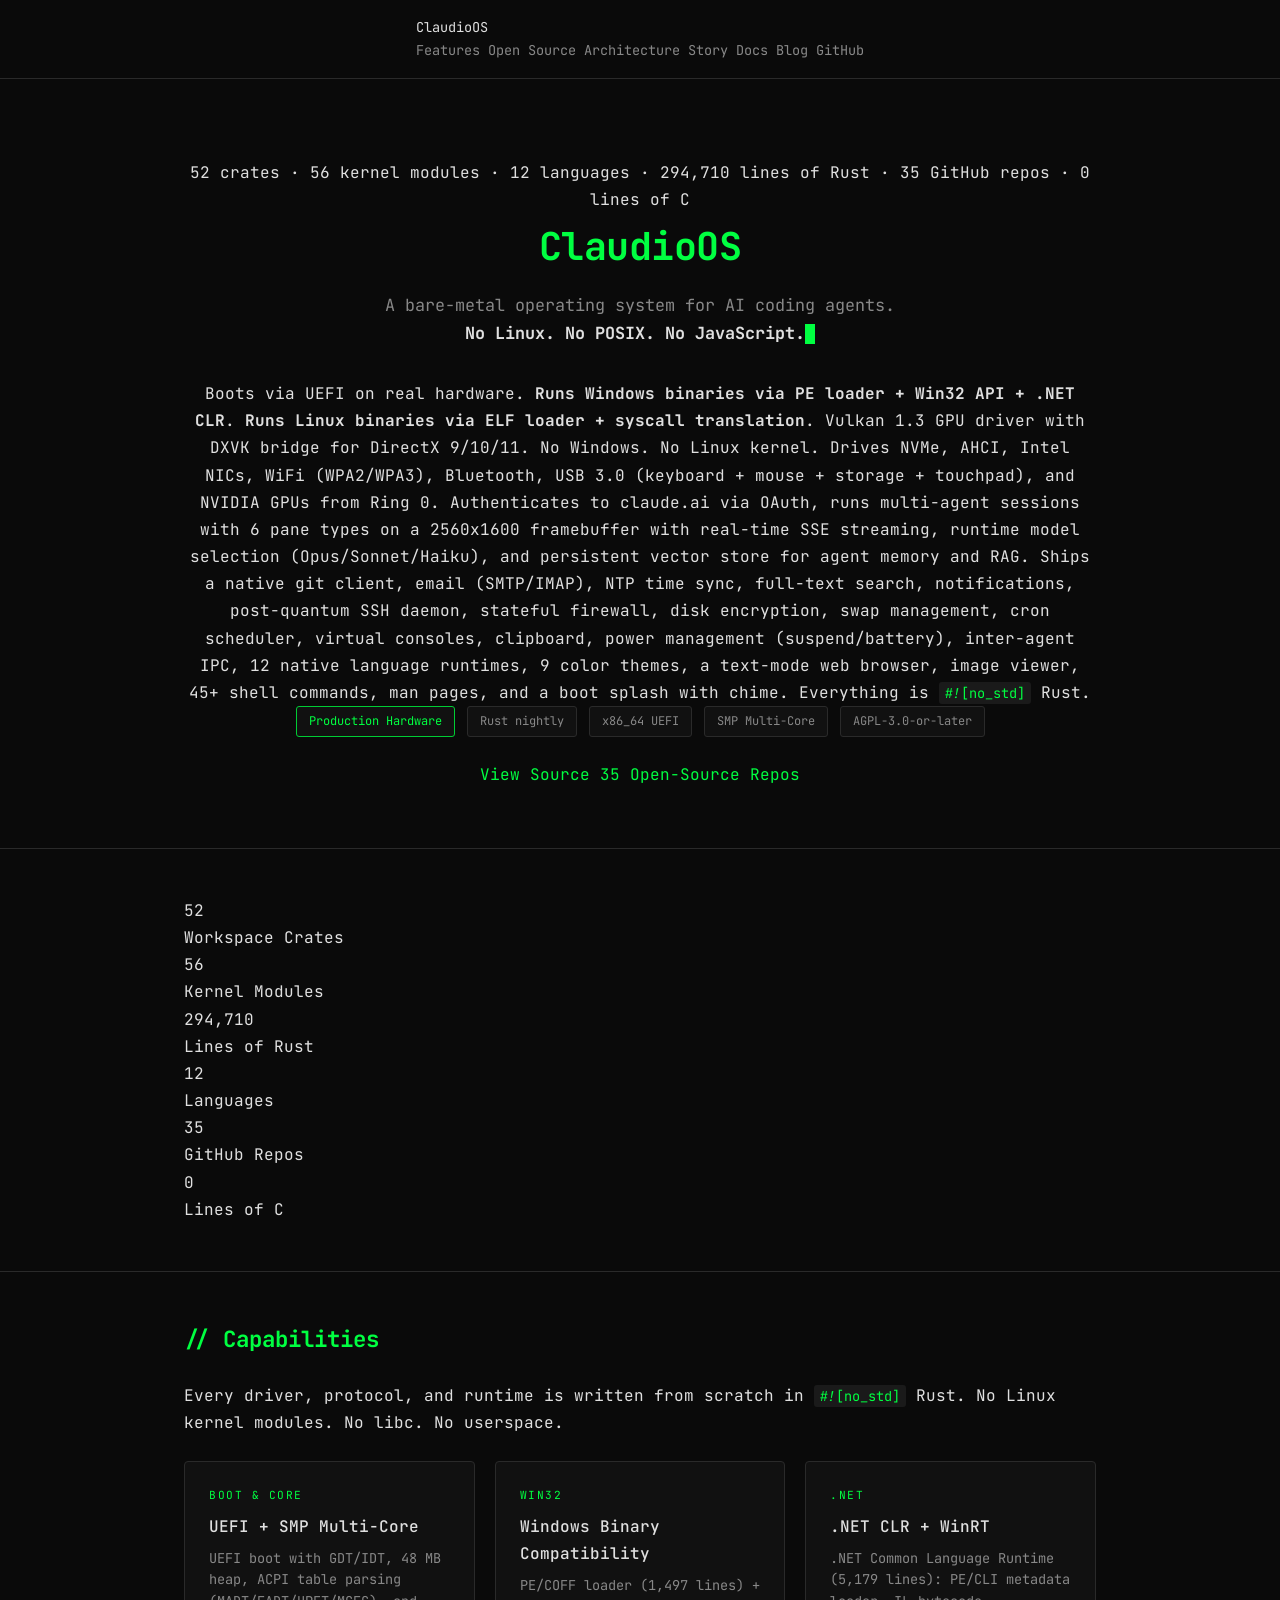
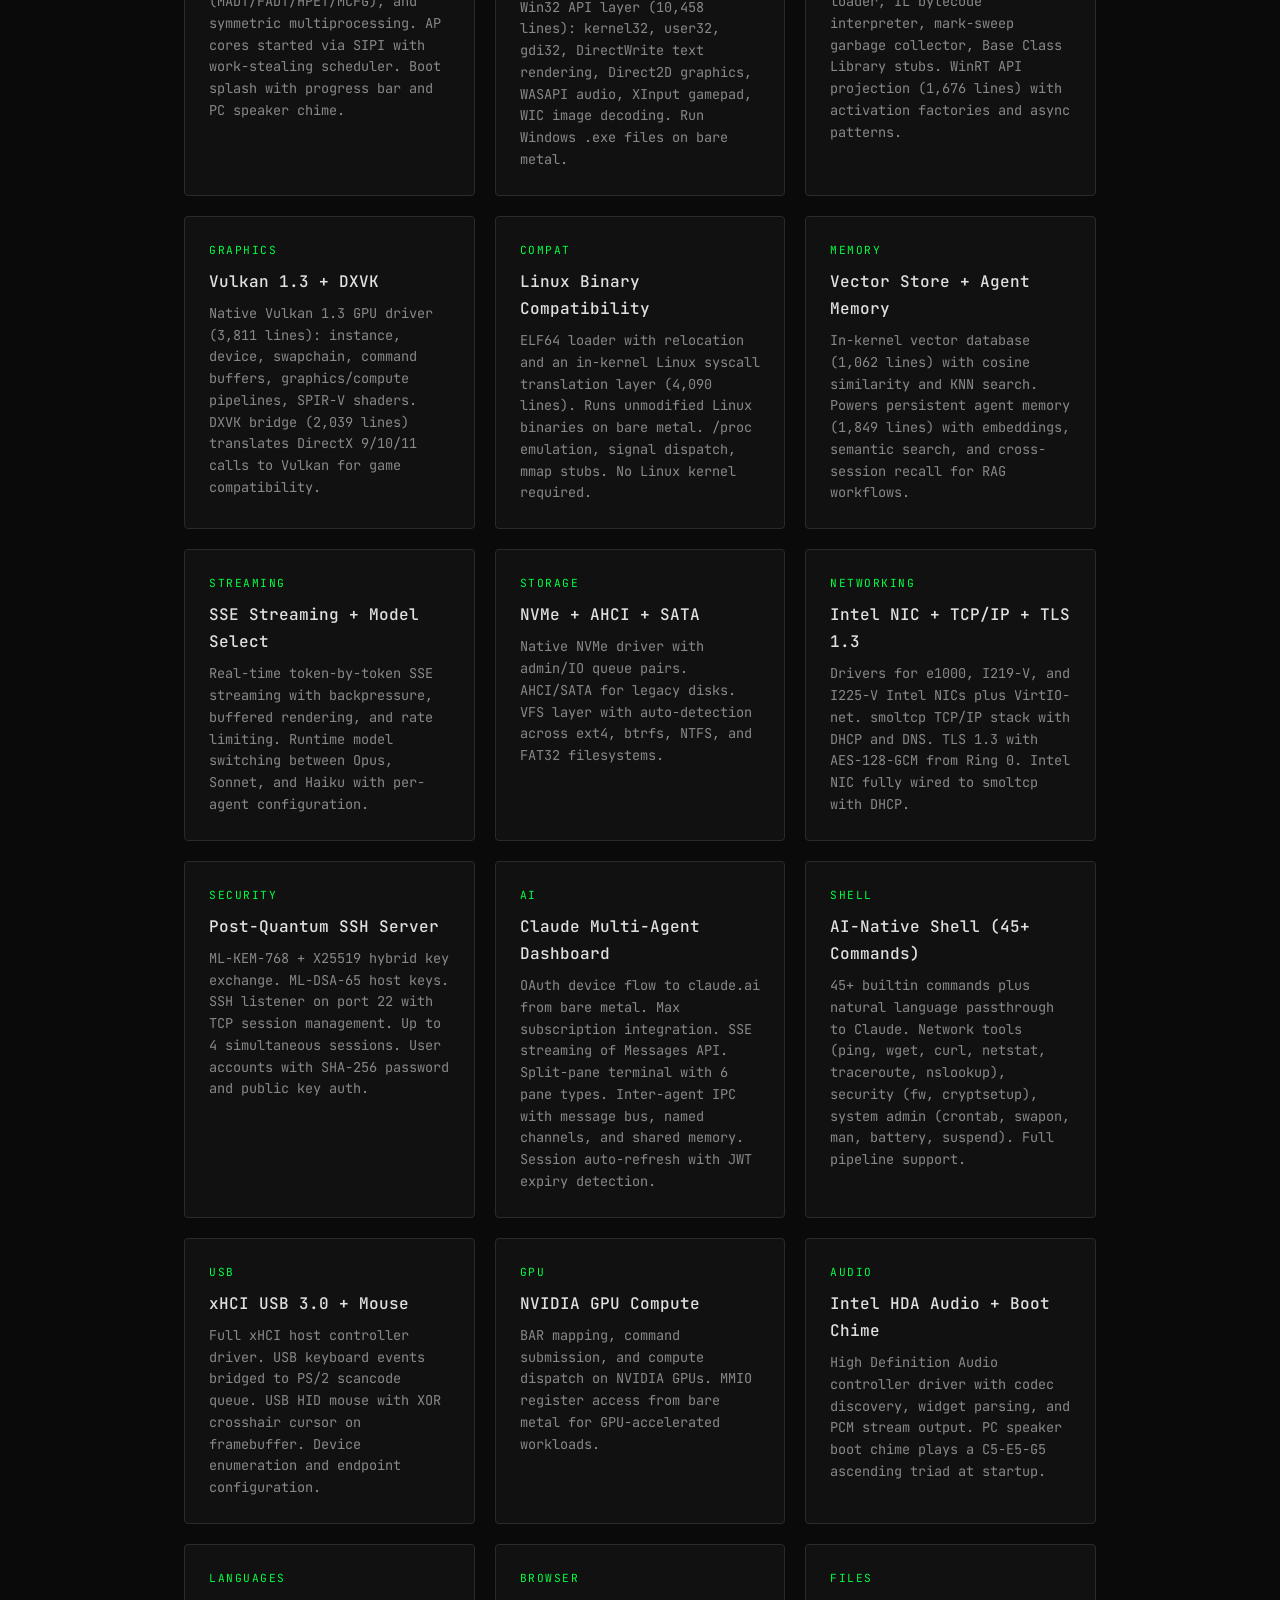
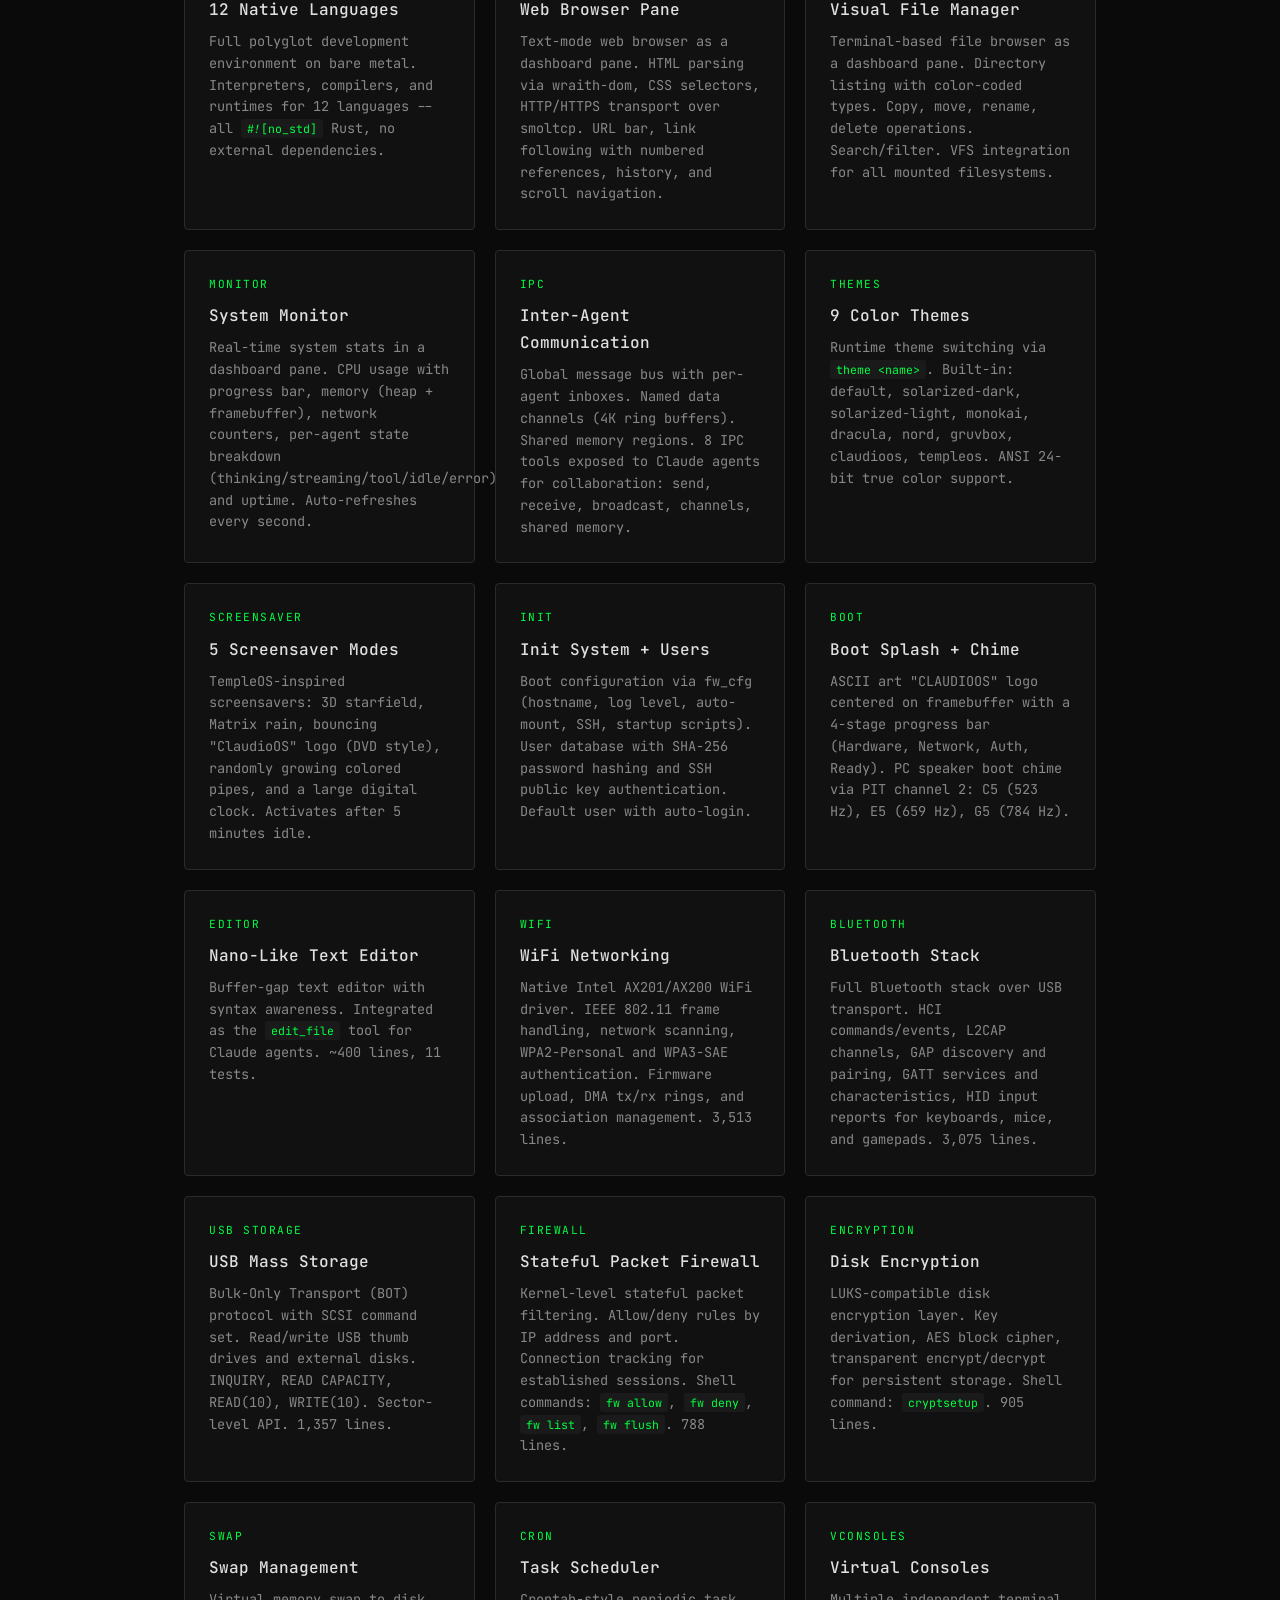
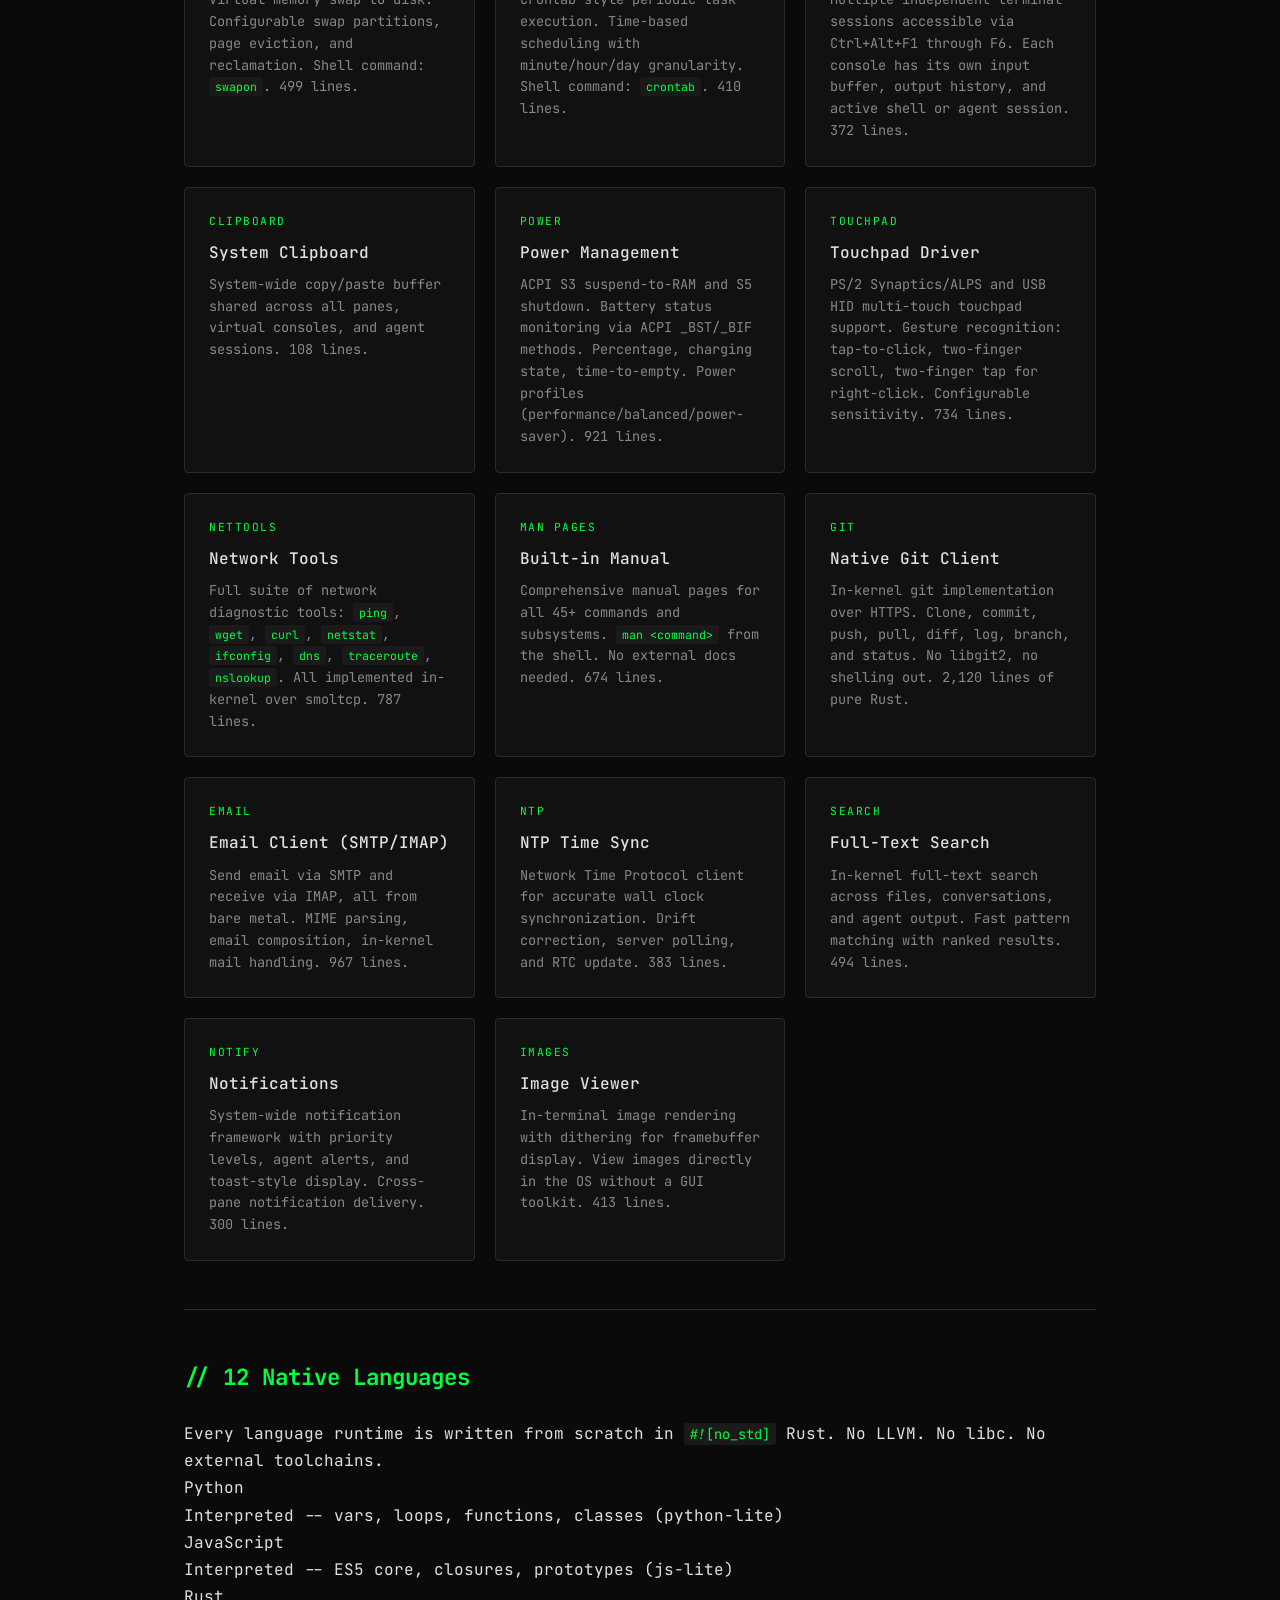
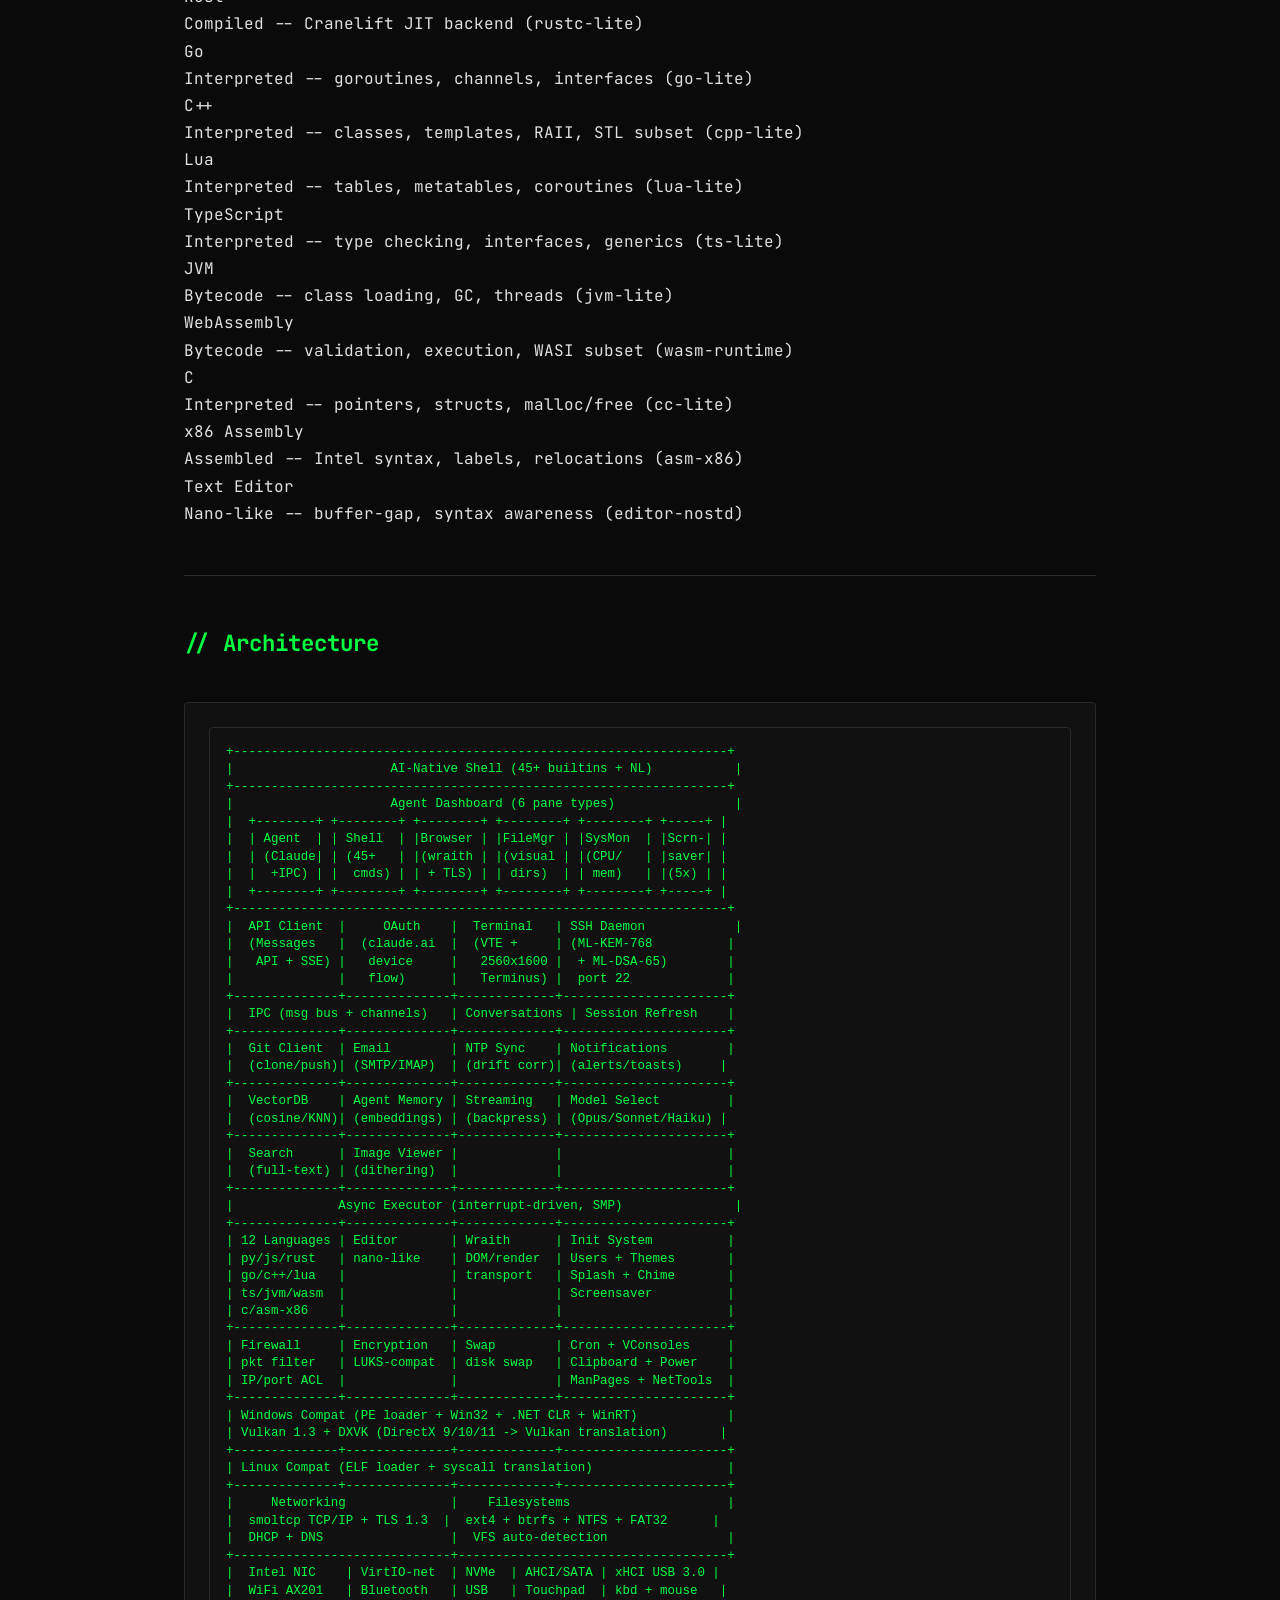
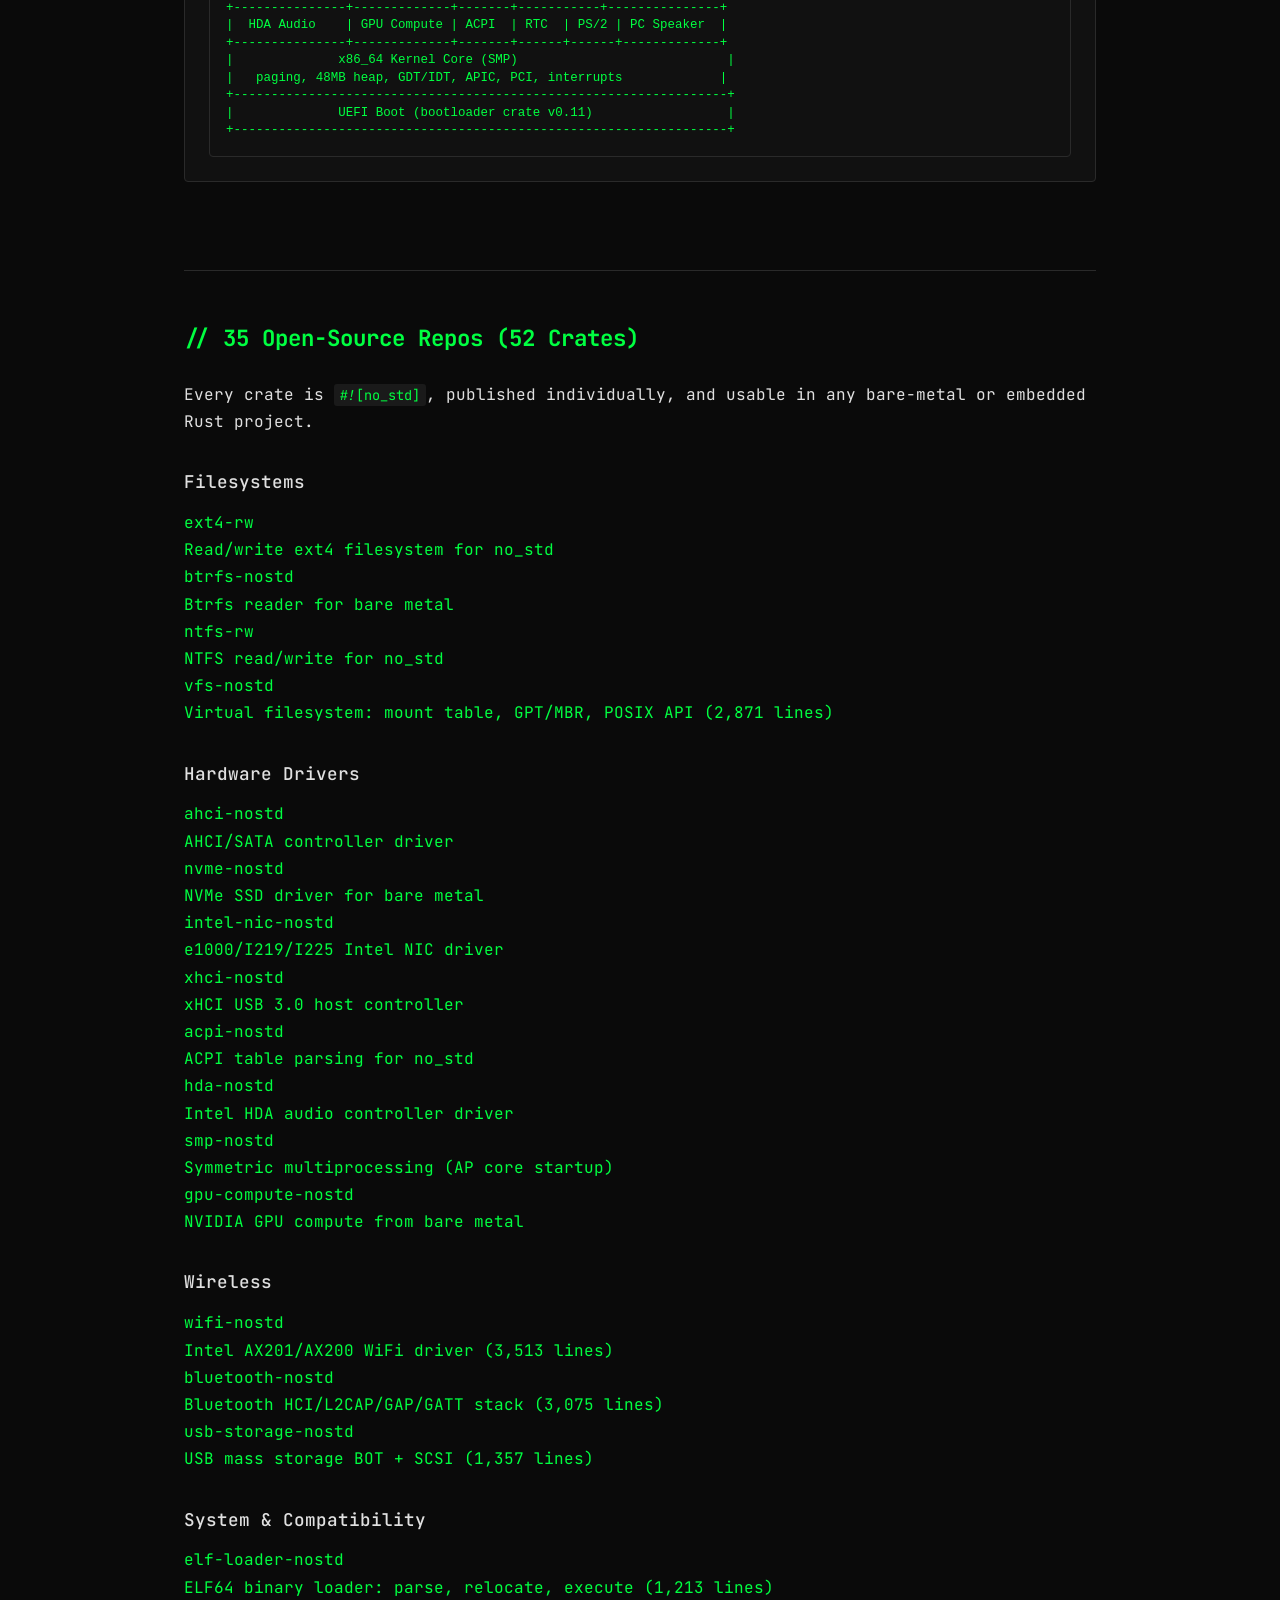
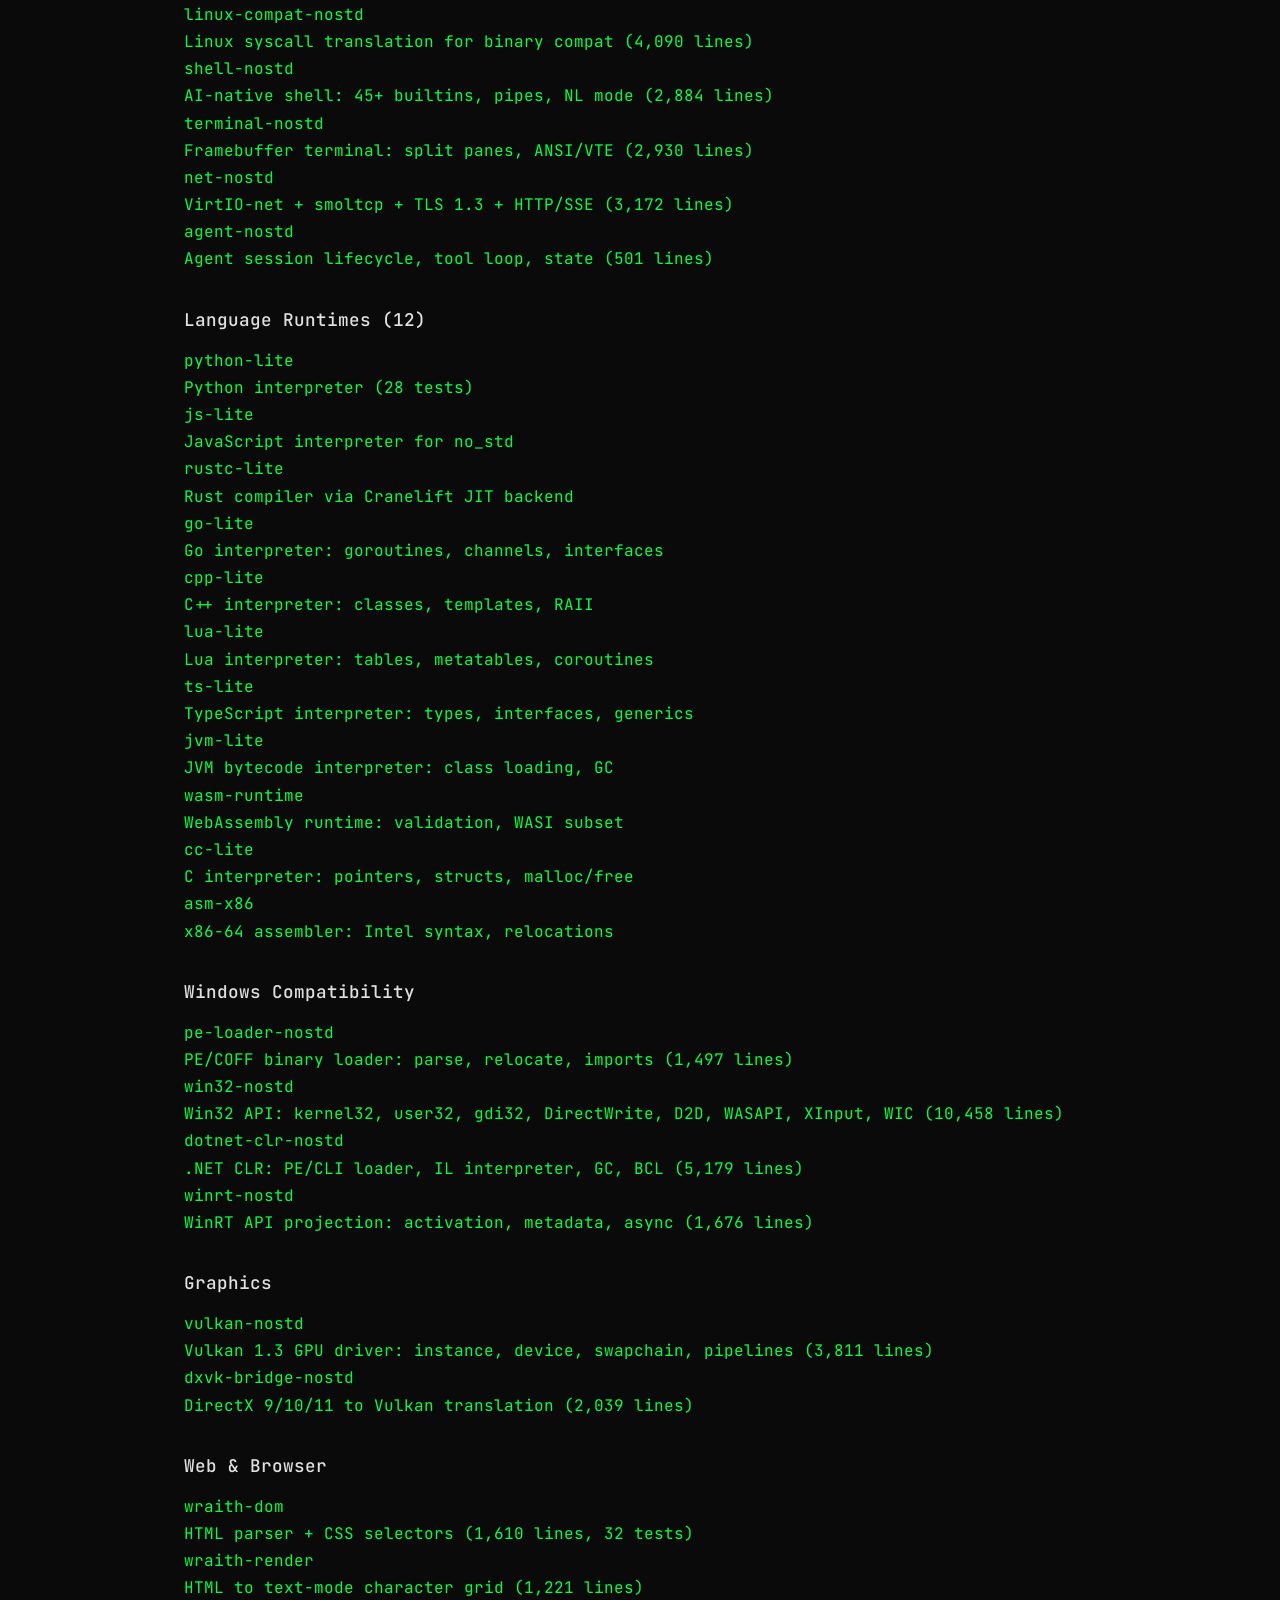
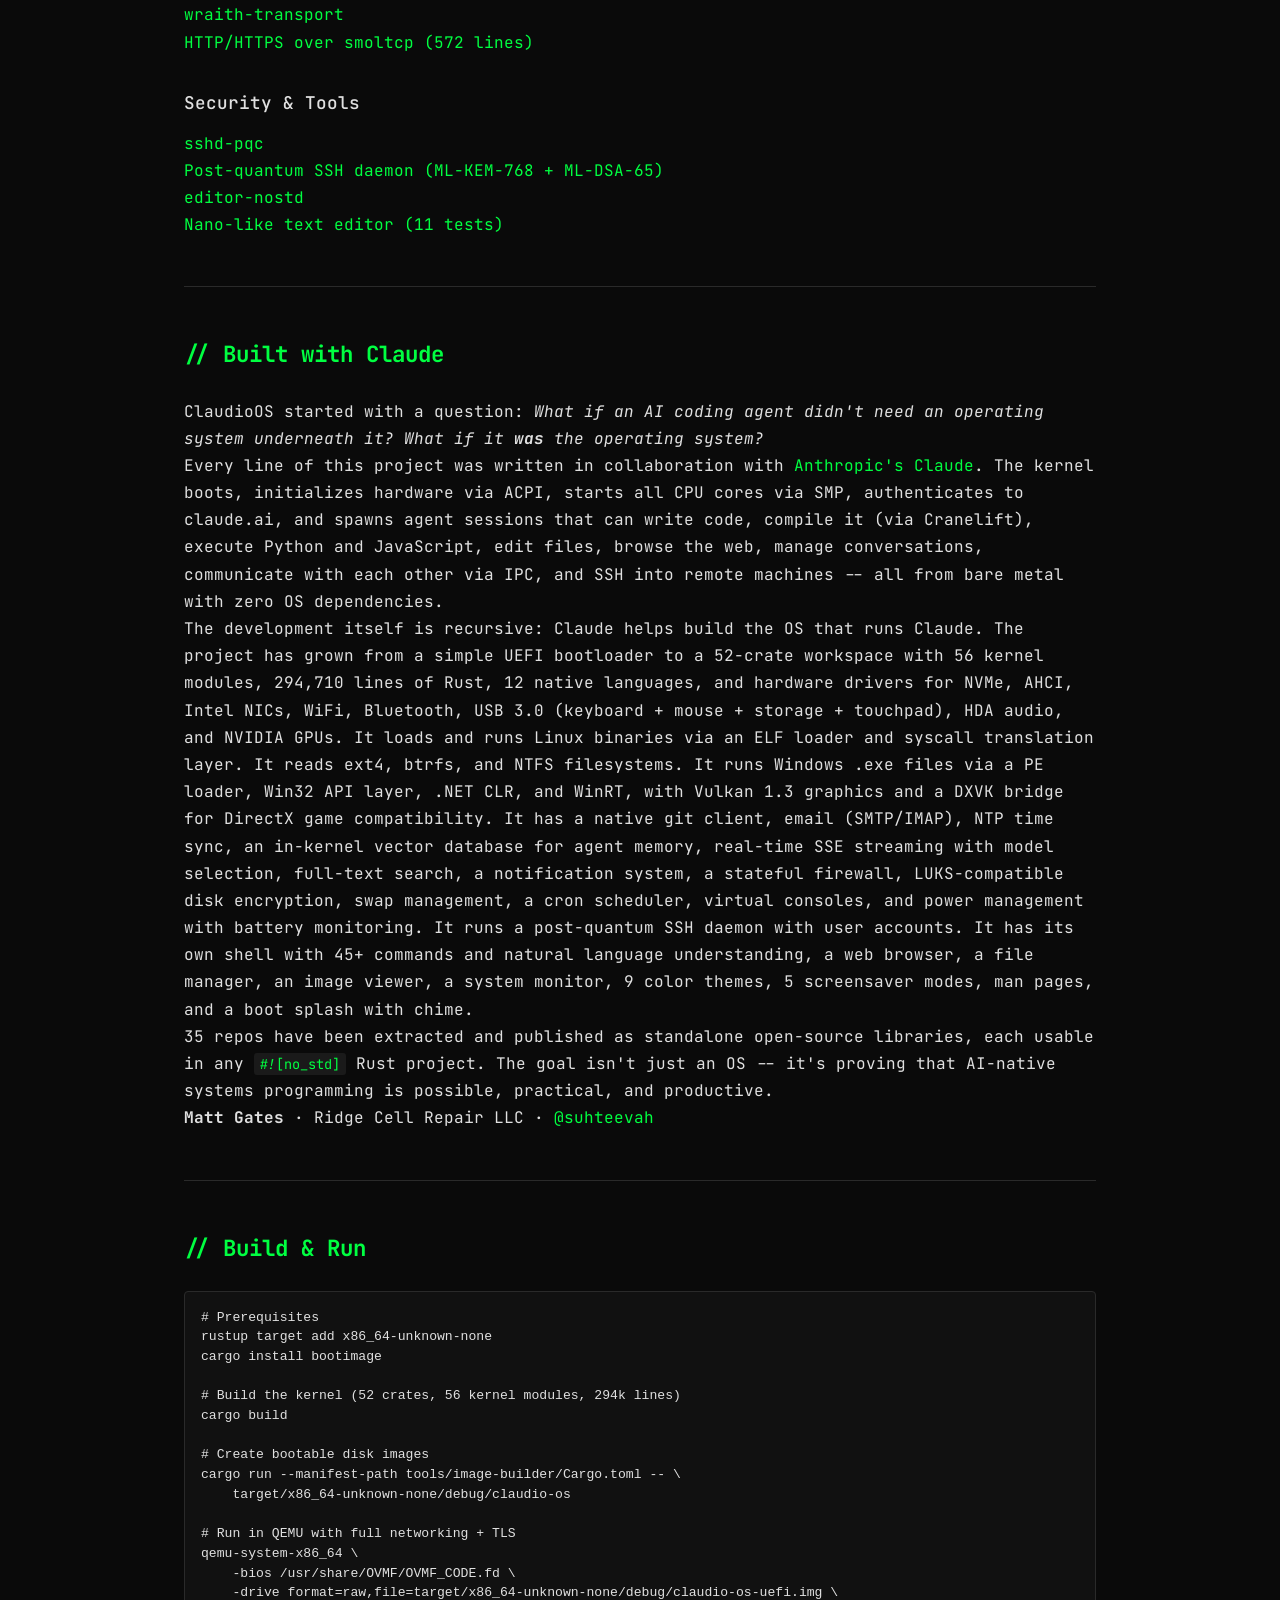
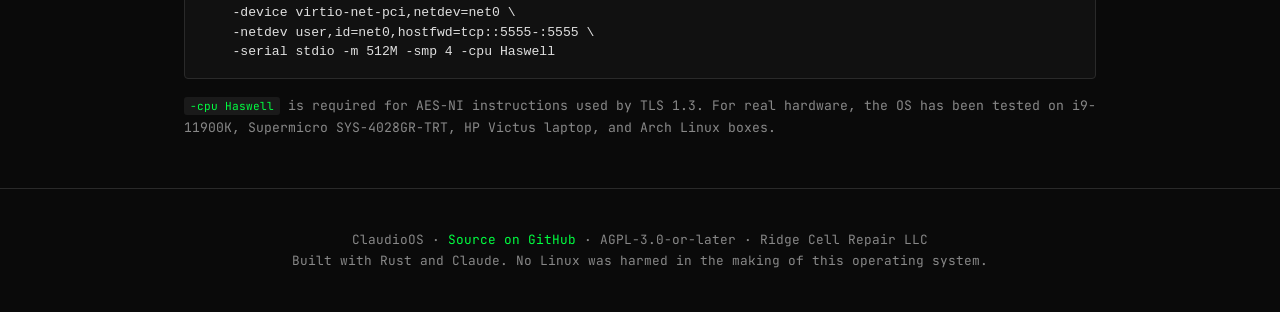
<file: site/index.html>
<!DOCTYPE html>
<html lang="en">
<head>
  <meta charset="UTF-8">
  <meta name="viewport" content="width=device-width, initial-scale=1.0">
  <title>ClaudioOS — Bare Metal AI Agent OS</title>
  <meta name="description" content="A bare-metal Rust operating system with 52 crates, 56 kernel modules, 563 source files, and 294,710 lines of Rust: UEFI boot, SMP multi-core, 12 native languages, Windows binary compatibility (PE loader + Win32 + .NET CLR + WinRT), Vulkan 1.3 + DXVK DirectX translation, Linux binary compatibility (ELF loader + syscall translation), NVMe/AHCI storage, WiFi, Bluetooth, USB storage, TLS 1.3, post-quantum SSH, firewall, disk encryption, vector store, git client, email, NTP, streaming, model selection, multi-agent Claude dashboard with 6 pane types, IPC, and 35 published GitHub repos. No Windows. No Linux kernel. Just Rust and Claude.">
  <meta property="og:title" content="ClaudioOS — Bare Metal AI Agent OS">
  <meta property="og:description" content="52-crate bare-metal Rust OS with 56 kernel modules, 294,710 lines, and 12 native languages for running AI coding agents. Windows binary compat (PE + Win32 + .NET CLR), Vulkan 1.3 + DXVK, Linux binary compat, vector store, git, email, WiFi, Bluetooth, firewall, encryption, post-quantum SSH, NVMe, ext4, btrfs, GPU compute, 6 pane types, IPC, streaming, model select. 35 GitHub repos published.">
  <meta property="og:type" content="website">
  <meta property="og:url" content="https://claudioos.vercel.app">
  <link rel="stylesheet" href="style.css">
</head>
<body>

<nav>
  <div class="nav-inner">
    <span class="nav-logo">ClaudioOS</span>
    <div class="nav-links">
      <a href="#features">Features</a>
      <a href="#crates">Open Source</a>
      <a href="#architecture">Architecture</a>
      <a href="#story">Story</a>
      <a href="docs.html">Docs</a>
      <a href="blog/">Blog</a>
      <a href="https://github.com/suhteevah/claudio-os" class="nav-github">GitHub</a>
    </div>
  </div>
</nav>

<!-- ======== HERO ======== -->
<header class="hero">
  <div class="container">
    <div class="hero-eyebrow">52 crates &middot; 56 kernel modules &middot; 12 languages &middot; 294,710 lines of Rust &middot; 35 GitHub repos &middot; 0 lines of C</div>
    <h1>ClaudioOS</h1>
    <p class="tagline">
      A bare-metal operating system for AI coding agents.<br>
      <strong>No Linux. No POSIX. No JavaScript.</strong><span class="cursor"></span>
    </p>
    <p class="hero-sub">
      Boots via UEFI on real hardware. <strong>Runs Windows binaries via PE loader + Win32 API + .NET CLR</strong>.
      <strong>Runs Linux binaries via ELF loader + syscall translation</strong>. Vulkan 1.3 GPU driver with
      DXVK bridge for DirectX 9/10/11. No Windows. No Linux kernel. Drives NVMe, AHCI, Intel NICs, WiFi (WPA2/WPA3),
      Bluetooth, USB 3.0 (keyboard + mouse + storage + touchpad), and NVIDIA GPUs
      from Ring 0. Authenticates to claude.ai via OAuth, runs multi-agent sessions with 6 pane types
      on a 2560x1600 framebuffer with real-time SSE streaming, runtime model selection (Opus/Sonnet/Haiku),
      and persistent vector store for agent memory and RAG. Ships a native git client, email (SMTP/IMAP),
      NTP time sync, full-text search, notifications, post-quantum SSH daemon, stateful firewall, disk encryption,
      swap management, cron scheduler, virtual consoles, clipboard, power management (suspend/battery),
      inter-agent IPC, 12 native language runtimes, 9 color themes, a text-mode web browser, image viewer,
      45+ shell commands, man pages, and a boot splash with chime.
      Everything is <code>#![no_std]</code> Rust.
    </p>
    <div class="badge-row">
      <span class="badge green">Production Hardware</span>
      <span class="badge">Rust nightly</span>
      <span class="badge">x86_64 UEFI</span>
      <span class="badge">SMP Multi-Core</span>
      <span class="badge">AGPL-3.0-or-later</span>
    </div>
    <div class="hero-actions">
      <a href="https://github.com/suhteevah/claudio-os" class="btn btn-primary">View Source</a>
      <a href="#crates" class="btn btn-secondary">35 Open-Source Repos</a>
    </div>
  </div>
</header>

<!-- ======== STATS BAR ======== -->
<section class="stats-bar">
  <div class="container">
    <div class="stats-grid">
      <div class="stat">
        <div class="stat-number">52</div>
        <div class="stat-label">Workspace Crates</div>
      </div>
      <div class="stat">
        <div class="stat-number">56</div>
        <div class="stat-label">Kernel Modules</div>
      </div>
      <div class="stat">
        <div class="stat-number">294,710</div>
        <div class="stat-label">Lines of Rust</div>
      </div>
      <div class="stat">
        <div class="stat-number">12</div>
        <div class="stat-label">Languages</div>
      </div>
      <div class="stat">
        <div class="stat-number">35</div>
        <div class="stat-label">GitHub Repos</div>
      </div>
      <div class="stat">
        <div class="stat-number">0</div>
        <div class="stat-label">Lines of C</div>
      </div>
    </div>
  </div>
</section>

<!-- ======== FEATURES ======== -->
<main class="container">

  <section id="features">
    <h2>// Capabilities</h2>
    <p class="section-intro">Every driver, protocol, and runtime is written from scratch in <code>#![no_std]</code> Rust. No Linux kernel modules. No libc. No userspace.</p>

    <div class="feature-grid">

      <div class="feature-card">
        <div class="label">Boot &amp; Core</div>
        <h3>UEFI + SMP Multi-Core</h3>
        <p>UEFI boot with GDT/IDT, 48 MB heap, ACPI table parsing (MADT/FADT/HPET/MCFG), and symmetric multiprocessing. AP cores started via SIPI with work-stealing scheduler. Boot splash with progress bar and PC speaker chime.</p>
      </div>

      <div class="feature-card">
        <div class="label">Win32</div>
        <h3>Windows Binary Compatibility</h3>
        <p>PE/COFF loader (1,497 lines) + Win32 API layer (10,458 lines): kernel32, user32, gdi32, DirectWrite text rendering, Direct2D graphics, WASAPI audio, XInput gamepad, WIC image decoding. Run Windows .exe files on bare metal.</p>
      </div>

      <div class="feature-card">
        <div class="label">.NET</div>
        <h3>.NET CLR + WinRT</h3>
        <p>.NET Common Language Runtime (5,179 lines): PE/CLI metadata loader, IL bytecode interpreter, mark-sweep garbage collector, Base Class Library stubs. WinRT API projection (1,676 lines) with activation factories and async patterns.</p>
      </div>

      <div class="feature-card">
        <div class="label">Graphics</div>
        <h3>Vulkan 1.3 + DXVK</h3>
        <p>Native Vulkan 1.3 GPU driver (3,811 lines): instance, device, swapchain, command buffers, graphics/compute pipelines, SPIR-V shaders. DXVK bridge (2,039 lines) translates DirectX 9/10/11 calls to Vulkan for game compatibility.</p>
      </div>

      <div class="feature-card">
        <div class="label">Compat</div>
        <h3>Linux Binary Compatibility</h3>
        <p>ELF64 loader with relocation and an in-kernel Linux syscall translation layer (4,090 lines). Runs unmodified Linux binaries on bare metal. /proc emulation, signal dispatch, mmap stubs. No Linux kernel required.</p>
      </div>

      <div class="feature-card">
        <div class="label">Memory</div>
        <h3>Vector Store + Agent Memory</h3>
        <p>In-kernel vector database (1,062 lines) with cosine similarity and KNN search. Powers persistent agent memory (1,849 lines) with embeddings, semantic search, and cross-session recall for RAG workflows.</p>
      </div>

      <div class="feature-card">
        <div class="label">Streaming</div>
        <h3>SSE Streaming + Model Select</h3>
        <p>Real-time token-by-token SSE streaming with backpressure, buffered rendering, and rate limiting. Runtime model switching between Opus, Sonnet, and Haiku with per-agent configuration.</p>
      </div>

      <div class="feature-card">
        <div class="label">Storage</div>
        <h3>NVMe + AHCI + SATA</h3>
        <p>Native NVMe driver with admin/IO queue pairs. AHCI/SATA for legacy disks. VFS layer with auto-detection across ext4, btrfs, NTFS, and FAT32 filesystems.</p>
      </div>

      <div class="feature-card">
        <div class="label">Networking</div>
        <h3>Intel NIC + TCP/IP + TLS 1.3</h3>
        <p>Drivers for e1000, I219-V, and I225-V Intel NICs plus VirtIO-net. smoltcp TCP/IP stack with DHCP and DNS. TLS 1.3 with AES-128-GCM from Ring 0. Intel NIC fully wired to smoltcp with DHCP.</p>
      </div>

      <div class="feature-card">
        <div class="label">Security</div>
        <h3>Post-Quantum SSH Server</h3>
        <p>ML-KEM-768 + X25519 hybrid key exchange. ML-DSA-65 host keys. SSH listener on port 22 with TCP session management. Up to 4 simultaneous sessions. User accounts with SHA-256 password and public key auth.</p>
      </div>

      <div class="feature-card">
        <div class="label">AI</div>
        <h3>Claude Multi-Agent Dashboard</h3>
        <p>OAuth device flow to claude.ai from bare metal. Max subscription integration. SSE streaming of Messages API. Split-pane terminal with 6 pane types. Inter-agent IPC with message bus, named channels, and shared memory. Session auto-refresh with JWT expiry detection.</p>
      </div>

      <div class="feature-card">
        <div class="label">Shell</div>
        <h3>AI-Native Shell (45+ Commands)</h3>
        <p>45+ builtin commands plus natural language passthrough to Claude. Network tools (ping, wget, curl, netstat, traceroute, nslookup), security (fw, cryptsetup), system admin (crontab, swapon, man, battery, suspend). Full pipeline support.</p>
      </div>

      <div class="feature-card">
        <div class="label">USB</div>
        <h3>xHCI USB 3.0 + Mouse</h3>
        <p>Full xHCI host controller driver. USB keyboard events bridged to PS/2 scancode queue. USB HID mouse with XOR crosshair cursor on framebuffer. Device enumeration and endpoint configuration.</p>
      </div>

      <div class="feature-card">
        <div class="label">GPU</div>
        <h3>NVIDIA GPU Compute</h3>
        <p>BAR mapping, command submission, and compute dispatch on NVIDIA GPUs. MMIO register access from bare metal for GPU-accelerated workloads.</p>
      </div>

      <div class="feature-card">
        <div class="label">Audio</div>
        <h3>Intel HDA Audio + Boot Chime</h3>
        <p>High Definition Audio controller driver with codec discovery, widget parsing, and PCM stream output. PC speaker boot chime plays a C5-E5-G5 ascending triad at startup.</p>
      </div>

      <div class="feature-card">
        <div class="label">Languages</div>
        <h3>12 Native Languages</h3>
        <p>Full polyglot development environment on bare metal. Interpreters, compilers, and runtimes for 12 languages -- all <code>#![no_std]</code> Rust, no external dependencies.</p>
      </div>

      <div class="feature-card">
        <div class="label">Browser</div>
        <h3>Web Browser Pane</h3>
        <p>Text-mode web browser as a dashboard pane. HTML parsing via wraith-dom, CSS selectors, HTTP/HTTPS transport over smoltcp. URL bar, link following with numbered references, history, and scroll navigation.</p>
      </div>

      <div class="feature-card">
        <div class="label">Files</div>
        <h3>Visual File Manager</h3>
        <p>Terminal-based file browser as a dashboard pane. Directory listing with color-coded types. Copy, move, rename, delete operations. Search/filter. VFS integration for all mounted filesystems.</p>
      </div>

      <div class="feature-card">
        <div class="label">Monitor</div>
        <h3>System Monitor</h3>
        <p>Real-time system stats in a dashboard pane. CPU usage with progress bar, memory (heap + framebuffer), network counters, per-agent state breakdown (thinking/streaming/tool/idle/error), and uptime. Auto-refreshes every second.</p>
      </div>

      <div class="feature-card">
        <div class="label">IPC</div>
        <h3>Inter-Agent Communication</h3>
        <p>Global message bus with per-agent inboxes. Named data channels (4K ring buffers). Shared memory regions. 8 IPC tools exposed to Claude agents for collaboration: send, receive, broadcast, channels, shared memory.</p>
      </div>

      <div class="feature-card">
        <div class="label">Themes</div>
        <h3>9 Color Themes</h3>
        <p>Runtime theme switching via <code>theme &lt;name&gt;</code>. Built-in: default, solarized-dark, solarized-light, monokai, dracula, nord, gruvbox, claudioos, templeos. ANSI 24-bit true color support.</p>
      </div>

      <div class="feature-card">
        <div class="label">Screensaver</div>
        <h3>5 Screensaver Modes</h3>
        <p>TempleOS-inspired screensavers: 3D starfield, Matrix rain, bouncing "ClaudioOS" logo (DVD style), randomly growing colored pipes, and a large digital clock. Activates after 5 minutes idle.</p>
      </div>

      <div class="feature-card">
        <div class="label">Init</div>
        <h3>Init System + Users</h3>
        <p>Boot configuration via fw_cfg (hostname, log level, auto-mount, SSH, startup scripts). User database with SHA-256 password hashing and SSH public key authentication. Default user with auto-login.</p>
      </div>

      <div class="feature-card">
        <div class="label">Boot</div>
        <h3>Boot Splash + Chime</h3>
        <p>ASCII art "CLAUDIOOS" logo centered on framebuffer with a 4-stage progress bar (Hardware, Network, Auth, Ready). PC speaker boot chime via PIT channel 2: C5 (523 Hz), E5 (659 Hz), G5 (784 Hz).</p>
      </div>

      <div class="feature-card">
        <div class="label">Editor</div>
        <h3>Nano-Like Text Editor</h3>
        <p>Buffer-gap text editor with syntax awareness. Integrated as the <code>edit_file</code> tool for Claude agents. ~400 lines, 11 tests.</p>
      </div>

      <div class="feature-card">
        <div class="label">WiFi</div>
        <h3>WiFi Networking</h3>
        <p>Native Intel AX201/AX200 WiFi driver. IEEE 802.11 frame handling, network scanning, WPA2-Personal and WPA3-SAE authentication. Firmware upload, DMA tx/rx rings, and association management. 3,513 lines.</p>
      </div>

      <div class="feature-card">
        <div class="label">Bluetooth</div>
        <h3>Bluetooth Stack</h3>
        <p>Full Bluetooth stack over USB transport. HCI commands/events, L2CAP channels, GAP discovery and pairing, GATT services and characteristics, HID input reports for keyboards, mice, and gamepads. 3,075 lines.</p>
      </div>

      <div class="feature-card">
        <div class="label">USB Storage</div>
        <h3>USB Mass Storage</h3>
        <p>Bulk-Only Transport (BOT) protocol with SCSI command set. Read/write USB thumb drives and external disks. INQUIRY, READ CAPACITY, READ(10), WRITE(10). Sector-level API. 1,357 lines.</p>
      </div>

      <div class="feature-card">
        <div class="label">Firewall</div>
        <h3>Stateful Packet Firewall</h3>
        <p>Kernel-level stateful packet filtering. Allow/deny rules by IP address and port. Connection tracking for established sessions. Shell commands: <code>fw allow</code>, <code>fw deny</code>, <code>fw list</code>, <code>fw flush</code>. 788 lines.</p>
      </div>

      <div class="feature-card">
        <div class="label">Encryption</div>
        <h3>Disk Encryption</h3>
        <p>LUKS-compatible disk encryption layer. Key derivation, AES block cipher, transparent encrypt/decrypt for persistent storage. Shell command: <code>cryptsetup</code>. 905 lines.</p>
      </div>

      <div class="feature-card">
        <div class="label">Swap</div>
        <h3>Swap Management</h3>
        <p>Virtual memory swap to disk. Configurable swap partitions, page eviction, and reclamation. Shell command: <code>swapon</code>. 499 lines.</p>
      </div>

      <div class="feature-card">
        <div class="label">Cron</div>
        <h3>Task Scheduler</h3>
        <p>Crontab-style periodic task execution. Time-based scheduling with minute/hour/day granularity. Shell command: <code>crontab</code>. 410 lines.</p>
      </div>

      <div class="feature-card">
        <div class="label">VConsoles</div>
        <h3>Virtual Consoles</h3>
        <p>Multiple independent terminal sessions accessible via Ctrl+Alt+F1 through F6. Each console has its own input buffer, output history, and active shell or agent session. 372 lines.</p>
      </div>

      <div class="feature-card">
        <div class="label">Clipboard</div>
        <h3>System Clipboard</h3>
        <p>System-wide copy/paste buffer shared across all panes, virtual consoles, and agent sessions. 108 lines.</p>
      </div>

      <div class="feature-card">
        <div class="label">Power</div>
        <h3>Power Management</h3>
        <p>ACPI S3 suspend-to-RAM and S5 shutdown. Battery status monitoring via ACPI _BST/_BIF methods. Percentage, charging state, time-to-empty. Power profiles (performance/balanced/power-saver). 921 lines.</p>
      </div>

      <div class="feature-card">
        <div class="label">Touchpad</div>
        <h3>Touchpad Driver</h3>
        <p>PS/2 Synaptics/ALPS and USB HID multi-touch touchpad support. Gesture recognition: tap-to-click, two-finger scroll, two-finger tap for right-click. Configurable sensitivity. 734 lines.</p>
      </div>

      <div class="feature-card">
        <div class="label">NetTools</div>
        <h3>Network Tools</h3>
        <p>Full suite of network diagnostic tools: <code>ping</code>, <code>wget</code>, <code>curl</code>, <code>netstat</code>, <code>ifconfig</code>, <code>dns</code>, <code>traceroute</code>, <code>nslookup</code>. All implemented in-kernel over smoltcp. 787 lines.</p>
      </div>

      <div class="feature-card">
        <div class="label">Man Pages</div>
        <h3>Built-in Manual</h3>
        <p>Comprehensive manual pages for all 45+ commands and subsystems. <code>man &lt;command&gt;</code> from the shell. No external docs needed. 674 lines.</p>
      </div>

      <div class="feature-card">
        <div class="label">Git</div>
        <h3>Native Git Client</h3>
        <p>In-kernel git implementation over HTTPS. Clone, commit, push, pull, diff, log, branch, and status. No libgit2, no shelling out. 2,120 lines of pure Rust.</p>
      </div>

      <div class="feature-card">
        <div class="label">Email</div>
        <h3>Email Client (SMTP/IMAP)</h3>
        <p>Send email via SMTP and receive via IMAP, all from bare metal. MIME parsing, email composition, in-kernel mail handling. 967 lines.</p>
      </div>

      <div class="feature-card">
        <div class="label">NTP</div>
        <h3>NTP Time Sync</h3>
        <p>Network Time Protocol client for accurate wall clock synchronization. Drift correction, server polling, and RTC update. 383 lines.</p>
      </div>

      <div class="feature-card">
        <div class="label">Search</div>
        <h3>Full-Text Search</h3>
        <p>In-kernel full-text search across files, conversations, and agent output. Fast pattern matching with ranked results. 494 lines.</p>
      </div>

      <div class="feature-card">
        <div class="label">Notify</div>
        <h3>Notifications</h3>
        <p>System-wide notification framework with priority levels, agent alerts, and toast-style display. Cross-pane notification delivery. 300 lines.</p>
      </div>

      <div class="feature-card">
        <div class="label">Images</div>
        <h3>Image Viewer</h3>
        <p>In-terminal image rendering with dithering for framebuffer display. View images directly in the OS without a GUI toolkit. 413 lines.</p>
      </div>

    </div>
  </section>

  <!-- ======== LANGUAGE GRID ======== -->
  <section id="languages">
    <h2>// 12 Native Languages</h2>
    <p class="section-intro">Every language runtime is written from scratch in <code>#![no_std]</code> Rust. No LLVM. No libc. No external toolchains.</p>
    <div class="crate-grid">
      <div class="crate-card">
        <div class="crate-name">Python</div>
        <div class="crate-desc">Interpreted -- vars, loops, functions, classes (python-lite)</div>
      </div>
      <div class="crate-card">
        <div class="crate-name">JavaScript</div>
        <div class="crate-desc">Interpreted -- ES5 core, closures, prototypes (js-lite)</div>
      </div>
      <div class="crate-card">
        <div class="crate-name">Rust</div>
        <div class="crate-desc">Compiled -- Cranelift JIT backend (rustc-lite)</div>
      </div>
      <div class="crate-card">
        <div class="crate-name">Go</div>
        <div class="crate-desc">Interpreted -- goroutines, channels, interfaces (go-lite)</div>
      </div>
      <div class="crate-card">
        <div class="crate-name">C++</div>
        <div class="crate-desc">Interpreted -- classes, templates, RAII, STL subset (cpp-lite)</div>
      </div>
      <div class="crate-card">
        <div class="crate-name">Lua</div>
        <div class="crate-desc">Interpreted -- tables, metatables, coroutines (lua-lite)</div>
      </div>
      <div class="crate-card">
        <div class="crate-name">TypeScript</div>
        <div class="crate-desc">Interpreted -- type checking, interfaces, generics (ts-lite)</div>
      </div>
      <div class="crate-card">
        <div class="crate-name">JVM</div>
        <div class="crate-desc">Bytecode -- class loading, GC, threads (jvm-lite)</div>
      </div>
      <div class="crate-card">
        <div class="crate-name">WebAssembly</div>
        <div class="crate-desc">Bytecode -- validation, execution, WASI subset (wasm-runtime)</div>
      </div>
      <div class="crate-card">
        <div class="crate-name">C</div>
        <div class="crate-desc">Interpreted -- pointers, structs, malloc/free (cc-lite)</div>
      </div>
      <div class="crate-card">
        <div class="crate-name">x86 Assembly</div>
        <div class="crate-desc">Assembled -- Intel syntax, labels, relocations (asm-x86)</div>
      </div>
      <div class="crate-card">
        <div class="crate-name">Text Editor</div>
        <div class="crate-desc">Nano-like -- buffer-gap, syntax awareness (editor-nostd)</div>
      </div>
    </div>
  </section>

  <!-- ======== ARCHITECTURE ======== -->
  <section id="architecture">
    <h2>// Architecture</h2>
    <div class="diagram-block">
<pre>
+------------------------------------------------------------------+
|                     AI-Native Shell (45+ builtins + NL)           |
+------------------------------------------------------------------+
|                     Agent Dashboard (6 pane types)                |
|  +--------+ +--------+ +--------+ +--------+ +--------+ +-----+ |
|  | Agent  | | Shell  | |Browser | |FileMgr | |SysMon  | |Scrn-| |
|  | (Claude| | (45+   | |(wraith | |(visual | |(CPU/   | |saver| |
|  |  +IPC) | |  cmds) | | + TLS) | | dirs)  | | mem)   | |(5x) | |
|  +--------+ +--------+ +--------+ +--------+ +--------+ +-----+ |
+------------------------------------------------------------------+
|  API Client  |     OAuth    |  Terminal   | SSH Daemon            |
|  (Messages   |  (claude.ai  |  (VTE +     | (ML-KEM-768          |
|   API + SSE) |   device     |   2560x1600 |  + ML-DSA-65)        |
|              |   flow)      |   Terminus) |  port 22             |
+--------------+--------------+-------------+----------------------+
|  IPC (msg bus + channels)   | Conversations | Session Refresh    |
+--------------+--------------+-------------+----------------------+
|  Git Client  | Email        | NTP Sync    | Notifications        |
|  (clone/push)| (SMTP/IMAP)  | (drift corr)| (alerts/toasts)     |
+--------------+--------------+-------------+----------------------+
|  VectorDB    | Agent Memory | Streaming   | Model Select         |
|  (cosine/KNN)| (embeddings) | (backpress) | (Opus/Sonnet/Haiku) |
+--------------+--------------+-------------+----------------------+
|  Search      | Image Viewer |             |                      |
|  (full-text) | (dithering)  |             |                      |
+--------------+--------------+-------------+----------------------+
|              Async Executor (interrupt-driven, SMP)               |
+--------------+--------------+-------------+----------------------+
| 12 Languages | Editor       | Wraith      | Init System          |
| py/js/rust   | nano-like    | DOM/render  | Users + Themes       |
| go/c++/lua   |              | transport   | Splash + Chime       |
| ts/jvm/wasm  |              |             | Screensaver          |
| c/asm-x86    |              |             |                      |
+--------------+--------------+-------------+----------------------+
| Firewall     | Encryption   | Swap        | Cron + VConsoles     |
| pkt filter   | LUKS-compat  | disk swap   | Clipboard + Power    |
| IP/port ACL  |              |             | ManPages + NetTools  |
+--------------+--------------+-------------+----------------------+
| Windows Compat (PE loader + Win32 + .NET CLR + WinRT)            |
| Vulkan 1.3 + DXVK (DirectX 9/10/11 -> Vulkan translation)       |
+--------------+--------------+-------------+----------------------+
| Linux Compat (ELF loader + syscall translation)                  |
+--------------+--------------+-------------+----------------------+
|     Networking              |    Filesystems                     |
|  smoltcp TCP/IP + TLS 1.3  |  ext4 + btrfs + NTFS + FAT32      |
|  DHCP + DNS                 |  VFS auto-detection                |
+-----------------------------+------------------------------------+
|  Intel NIC    | VirtIO-net  | NVMe  | AHCI/SATA | xHCI USB 3.0 |
|  WiFi AX201   | Bluetooth   | USB   | Touchpad  | kbd + mouse   |
+---------------+-------------+-------+-----------+---------------+
|  HDA Audio    | GPU Compute | ACPI  | RTC  | PS/2 | PC Speaker  |
+---------------+-------------+-------+------+------+-------------+
|              x86_64 Kernel Core (SMP)                            |
|   paging, 48MB heap, GDT/IDT, APIC, PCI, interrupts             |
+------------------------------------------------------------------+
|              UEFI Boot (bootloader crate v0.11)                  |
+------------------------------------------------------------------+
</pre>
    </div>
  </section>

  <!-- ======== OPEN SOURCE CRATES ======== -->
  <section id="crates">
    <h2>// 35 Open-Source Repos (52 Crates)</h2>
    <p class="section-intro">Every crate is <code>#![no_std]</code>, published individually, and usable in any bare-metal or embedded Rust project.</p>

    <h3 class="crate-category">Filesystems</h3>
    <div class="crate-grid">
      <a href="https://github.com/suhteevah/ext4-rw" class="crate-card" target="_blank" rel="noopener">
        <div class="crate-name">ext4-rw</div>
        <div class="crate-desc">Read/write ext4 filesystem for no_std</div>
      </a>
      <a href="https://github.com/suhteevah/btrfs-nostd" class="crate-card" target="_blank" rel="noopener">
        <div class="crate-name">btrfs-nostd</div>
        <div class="crate-desc">Btrfs reader for bare metal</div>
      </a>
      <a href="https://github.com/suhteevah/ntfs-rw" class="crate-card" target="_blank" rel="noopener">
        <div class="crate-name">ntfs-rw</div>
        <div class="crate-desc">NTFS read/write for no_std</div>
      </a>
      <a href="https://github.com/suhteevah/claudio-os" class="crate-card" target="_blank" rel="noopener">
        <div class="crate-name">vfs-nostd</div>
        <div class="crate-desc">Virtual filesystem: mount table, GPT/MBR, POSIX API (2,871 lines)</div>
      </a>
    </div>

    <h3 class="crate-category">Hardware Drivers</h3>
    <div class="crate-grid">
      <a href="https://github.com/suhteevah/ahci-nostd" class="crate-card" target="_blank" rel="noopener">
        <div class="crate-name">ahci-nostd</div>
        <div class="crate-desc">AHCI/SATA controller driver</div>
      </a>
      <a href="https://github.com/suhteevah/nvme-nostd" class="crate-card" target="_blank" rel="noopener">
        <div class="crate-name">nvme-nostd</div>
        <div class="crate-desc">NVMe SSD driver for bare metal</div>
      </a>
      <a href="https://github.com/suhteevah/intel-nic-nostd" class="crate-card" target="_blank" rel="noopener">
        <div class="crate-name">intel-nic-nostd</div>
        <div class="crate-desc">e1000/I219/I225 Intel NIC driver</div>
      </a>
      <a href="https://github.com/suhteevah/xhci-nostd" class="crate-card" target="_blank" rel="noopener">
        <div class="crate-name">xhci-nostd</div>
        <div class="crate-desc">xHCI USB 3.0 host controller</div>
      </a>
      <a href="https://github.com/suhteevah/acpi-nostd" class="crate-card" target="_blank" rel="noopener">
        <div class="crate-name">acpi-nostd</div>
        <div class="crate-desc">ACPI table parsing for no_std</div>
      </a>
      <a href="https://github.com/suhteevah/hda-nostd" class="crate-card" target="_blank" rel="noopener">
        <div class="crate-name">hda-nostd</div>
        <div class="crate-desc">Intel HDA audio controller driver</div>
      </a>
      <a href="https://github.com/suhteevah/smp-nostd" class="crate-card" target="_blank" rel="noopener">
        <div class="crate-name">smp-nostd</div>
        <div class="crate-desc">Symmetric multiprocessing (AP core startup)</div>
      </a>
      <a href="https://github.com/suhteevah/gpu-compute-nostd" class="crate-card" target="_blank" rel="noopener">
        <div class="crate-name">gpu-compute-nostd</div>
        <div class="crate-desc">NVIDIA GPU compute from bare metal</div>
      </a>
    </div>

    <h3 class="crate-category">Wireless</h3>
    <div class="crate-grid">
      <a href="https://github.com/suhteevah/wifi-nostd" class="crate-card" target="_blank" rel="noopener">
        <div class="crate-name">wifi-nostd</div>
        <div class="crate-desc">Intel AX201/AX200 WiFi driver (3,513 lines)</div>
      </a>
      <a href="https://github.com/suhteevah/bluetooth-nostd" class="crate-card" target="_blank" rel="noopener">
        <div class="crate-name">bluetooth-nostd</div>
        <div class="crate-desc">Bluetooth HCI/L2CAP/GAP/GATT stack (3,075 lines)</div>
      </a>
      <a href="https://github.com/suhteevah/usb-storage-nostd" class="crate-card" target="_blank" rel="noopener">
        <div class="crate-name">usb-storage-nostd</div>
        <div class="crate-desc">USB mass storage BOT + SCSI (1,357 lines)</div>
      </a>
    </div>

    <h3 class="crate-category">System &amp; Compatibility</h3>
    <div class="crate-grid">
      <a href="https://github.com/suhteevah/claudio-os" class="crate-card" target="_blank" rel="noopener">
        <div class="crate-name">elf-loader-nostd</div>
        <div class="crate-desc">ELF64 binary loader: parse, relocate, execute (1,213 lines)</div>
      </a>
      <a href="https://github.com/suhteevah/claudio-os" class="crate-card" target="_blank" rel="noopener">
        <div class="crate-name">linux-compat-nostd</div>
        <div class="crate-desc">Linux syscall translation for binary compat (4,090 lines)</div>
      </a>
      <a href="https://github.com/suhteevah/claudio-os" class="crate-card" target="_blank" rel="noopener">
        <div class="crate-name">shell-nostd</div>
        <div class="crate-desc">AI-native shell: 45+ builtins, pipes, NL mode (2,884 lines)</div>
      </a>
      <a href="https://github.com/suhteevah/claudio-os" class="crate-card" target="_blank" rel="noopener">
        <div class="crate-name">terminal-nostd</div>
        <div class="crate-desc">Framebuffer terminal: split panes, ANSI/VTE (2,930 lines)</div>
      </a>
      <a href="https://github.com/suhteevah/claudio-os" class="crate-card" target="_blank" rel="noopener">
        <div class="crate-name">net-nostd</div>
        <div class="crate-desc">VirtIO-net + smoltcp + TLS 1.3 + HTTP/SSE (3,172 lines)</div>
      </a>
      <a href="https://github.com/suhteevah/claudio-os" class="crate-card" target="_blank" rel="noopener">
        <div class="crate-name">agent-nostd</div>
        <div class="crate-desc">Agent session lifecycle, tool loop, state (501 lines)</div>
      </a>
    </div>

    <h3 class="crate-category">Language Runtimes (12)</h3>
    <div class="crate-grid">
      <a href="https://github.com/suhteevah/python-lite" class="crate-card" target="_blank" rel="noopener">
        <div class="crate-name">python-lite</div>
        <div class="crate-desc">Python interpreter (28 tests)</div>
      </a>
      <a href="https://github.com/suhteevah/js-lite" class="crate-card" target="_blank" rel="noopener">
        <div class="crate-name">js-lite</div>
        <div class="crate-desc">JavaScript interpreter for no_std</div>
      </a>
      <a href="https://github.com/suhteevah/rustc-lite" class="crate-card" target="_blank" rel="noopener">
        <div class="crate-name">rustc-lite</div>
        <div class="crate-desc">Rust compiler via Cranelift JIT backend</div>
      </a>
      <a href="https://github.com/suhteevah/claudio-os" class="crate-card" target="_blank" rel="noopener">
        <div class="crate-name">go-lite</div>
        <div class="crate-desc">Go interpreter: goroutines, channels, interfaces</div>
      </a>
      <a href="https://github.com/suhteevah/claudio-os" class="crate-card" target="_blank" rel="noopener">
        <div class="crate-name">cpp-lite</div>
        <div class="crate-desc">C++ interpreter: classes, templates, RAII</div>
      </a>
      <a href="https://github.com/suhteevah/claudio-os" class="crate-card" target="_blank" rel="noopener">
        <div class="crate-name">lua-lite</div>
        <div class="crate-desc">Lua interpreter: tables, metatables, coroutines</div>
      </a>
      <a href="https://github.com/suhteevah/claudio-os" class="crate-card" target="_blank" rel="noopener">
        <div class="crate-name">ts-lite</div>
        <div class="crate-desc">TypeScript interpreter: types, interfaces, generics</div>
      </a>
      <a href="https://github.com/suhteevah/claudio-os" class="crate-card" target="_blank" rel="noopener">
        <div class="crate-name">jvm-lite</div>
        <div class="crate-desc">JVM bytecode interpreter: class loading, GC</div>
      </a>
      <a href="https://github.com/suhteevah/claudio-os" class="crate-card" target="_blank" rel="noopener">
        <div class="crate-name">wasm-runtime</div>
        <div class="crate-desc">WebAssembly runtime: validation, WASI subset</div>
      </a>
      <a href="https://github.com/suhteevah/claudio-os" class="crate-card" target="_blank" rel="noopener">
        <div class="crate-name">cc-lite</div>
        <div class="crate-desc">C interpreter: pointers, structs, malloc/free</div>
      </a>
      <a href="https://github.com/suhteevah/claudio-os" class="crate-card" target="_blank" rel="noopener">
        <div class="crate-name">asm-x86</div>
        <div class="crate-desc">x86-64 assembler: Intel syntax, relocations</div>
      </a>
    </div>

    <h3 class="crate-category">Windows Compatibility</h3>
    <div class="crate-grid">
      <a href="https://github.com/suhteevah/pe-loader-nostd" class="crate-card" target="_blank" rel="noopener">
        <div class="crate-name">pe-loader-nostd</div>
        <div class="crate-desc">PE/COFF binary loader: parse, relocate, imports (1,497 lines)</div>
      </a>
      <a href="https://github.com/suhteevah/win32-nostd" class="crate-card" target="_blank" rel="noopener">
        <div class="crate-name">win32-nostd</div>
        <div class="crate-desc">Win32 API: kernel32, user32, gdi32, DirectWrite, D2D, WASAPI, XInput, WIC (10,458 lines)</div>
      </a>
      <a href="https://github.com/suhteevah/dotnet-clr-nostd" class="crate-card" target="_blank" rel="noopener">
        <div class="crate-name">dotnet-clr-nostd</div>
        <div class="crate-desc">.NET CLR: PE/CLI loader, IL interpreter, GC, BCL (5,179 lines)</div>
      </a>
      <a href="https://github.com/suhteevah/winrt-nostd" class="crate-card" target="_blank" rel="noopener">
        <div class="crate-name">winrt-nostd</div>
        <div class="crate-desc">WinRT API projection: activation, metadata, async (1,676 lines)</div>
      </a>
    </div>

    <h3 class="crate-category">Graphics</h3>
    <div class="crate-grid">
      <a href="https://github.com/suhteevah/vulkan-nostd" class="crate-card" target="_blank" rel="noopener">
        <div class="crate-name">vulkan-nostd</div>
        <div class="crate-desc">Vulkan 1.3 GPU driver: instance, device, swapchain, pipelines (3,811 lines)</div>
      </a>
      <a href="https://github.com/suhteevah/dxvk-bridge-nostd" class="crate-card" target="_blank" rel="noopener">
        <div class="crate-name">dxvk-bridge-nostd</div>
        <div class="crate-desc">DirectX 9/10/11 to Vulkan translation (2,039 lines)</div>
      </a>
    </div>

    <h3 class="crate-category">Web &amp; Browser</h3>
    <div class="crate-grid">
      <a href="https://github.com/suhteevah/wraith-dom" class="crate-card" target="_blank" rel="noopener">
        <div class="crate-name">wraith-dom</div>
        <div class="crate-desc">HTML parser + CSS selectors (1,610 lines, 32 tests)</div>
      </a>
      <a href="https://github.com/suhteevah/wraith-render" class="crate-card" target="_blank" rel="noopener">
        <div class="crate-name">wraith-render</div>
        <div class="crate-desc">HTML to text-mode character grid (1,221 lines)</div>
      </a>
      <a href="https://github.com/suhteevah/wraith-transport" class="crate-card" target="_blank" rel="noopener">
        <div class="crate-name">wraith-transport</div>
        <div class="crate-desc">HTTP/HTTPS over smoltcp (572 lines)</div>
      </a>
    </div>

    <h3 class="crate-category">Security &amp; Tools</h3>
    <div class="crate-grid">
      <a href="https://github.com/suhteevah/sshd-pqc" class="crate-card" target="_blank" rel="noopener">
        <div class="crate-name">sshd-pqc</div>
        <div class="crate-desc">Post-quantum SSH daemon (ML-KEM-768 + ML-DSA-65)</div>
      </a>
      <a href="https://github.com/suhteevah/editor-nostd" class="crate-card" target="_blank" rel="noopener">
        <div class="crate-name">editor-nostd</div>
        <div class="crate-desc">Nano-like text editor (11 tests)</div>
      </a>
    </div>
  </section>

  <!-- ======== BUILT WITH CLAUDE ======== -->
  <section id="story">
    <h2>// Built with Claude</h2>
    <div class="story-block">
      <p>
        ClaudioOS started with a question: <em>What if an AI coding agent didn't need an operating
        system underneath it? What if it <strong>was</strong> the operating system?</em>
      </p>
      <p>
        Every line of this project was written in collaboration with
        <a href="https://www.anthropic.com/">Anthropic's Claude</a>. The kernel boots, initializes
        hardware via ACPI, starts all CPU cores via SMP, authenticates to claude.ai, and spawns agent
        sessions that can write code, compile it (via Cranelift), execute Python and JavaScript, edit
        files, browse the web, manage conversations, communicate with each other via IPC, and SSH into
        remote machines -- all from bare metal with zero OS dependencies.
      </p>
      <p>
        The development itself is recursive: Claude helps build the OS that runs Claude. The project
        has grown from a simple UEFI bootloader to a 52-crate workspace with 56 kernel modules,
        294,710 lines of Rust, 12 native languages, and hardware drivers for NVMe, AHCI, Intel NICs, WiFi, Bluetooth,
        USB 3.0 (keyboard + mouse + storage + touchpad), HDA audio, and NVIDIA GPUs. It loads and
        runs Linux binaries via an ELF loader and syscall translation layer. It reads ext4,
        btrfs, and NTFS filesystems. It runs Windows .exe files via a PE loader, Win32 API layer,
        .NET CLR, and WinRT, with Vulkan 1.3 graphics and a DXVK bridge for DirectX game compatibility.
        It has a native git client, email (SMTP/IMAP), NTP time sync,
        an in-kernel vector database for agent memory, real-time SSE streaming with model selection,
        full-text search, a notification system, a stateful firewall, LUKS-compatible disk encryption,
        swap management, a cron scheduler, virtual consoles, and power management with battery monitoring.
        It runs a post-quantum SSH daemon with user accounts. It has its own shell with 45+ commands
        and natural language understanding, a web browser, a file manager, an image viewer, a system
        monitor, 9 color themes, 5 screensaver modes, man pages, and a boot splash with chime.
      </p>
      <p>
        35 repos have been extracted and published as standalone open-source libraries, each usable
        in any <code>#![no_std]</code> Rust project. The goal isn't just an OS -- it's proving that
        AI-native systems programming is possible, practical, and productive.
      </p>
      <div class="story-signature">
        <strong>Matt Gates</strong> &middot; Ridge Cell Repair LLC &middot;
        <a href="https://github.com/suhteevah">@suhteevah</a>
      </div>
    </div>
  </section>

  <!-- ======== BUILD & RUN ======== -->
  <section id="build">
    <h2>// Build &amp; Run</h2>
<pre>
<span class="code-comment"># Prerequisites</span>
rustup target add x86_64-unknown-none
cargo install bootimage

<span class="code-comment"># Build the kernel (52 crates, 56 kernel modules, 294k lines)</span>
cargo build

<span class="code-comment"># Create bootable disk images</span>
cargo run --manifest-path tools/image-builder/Cargo.toml -- \
    target/x86_64-unknown-none/debug/claudio-os

<span class="code-comment"># Run in QEMU with full networking + TLS</span>
qemu-system-x86_64 \
    -bios /usr/share/OVMF/OVMF_CODE.fd \
    -drive format=raw,file=target/x86_64-unknown-none/debug/claudio-os-uefi.img \
    -device virtio-net-pci,netdev=net0 \
    -netdev user,id=net0,hostfwd=tcp::5555-:5555 \
    -serial stdio -m 512M -smp 4 -cpu Haswell
</pre>
    <p style="font-size: 0.82rem; color: var(--text-dim); margin-top: 8px;">
      <code>-cpu Haswell</code> is required for AES-NI instructions used by TLS 1.3.
      For real hardware, the OS has been tested on i9-11900K, Supermicro SYS-4028GR-TRT,
      HP Victus laptop, and Arch Linux boxes.
    </p>
  </section>

</main>

<footer>
  <div class="container">
    <div class="footer-inner">
      <p>
        ClaudioOS &middot;
        <a href="https://github.com/suhteevah/claudio-os">Source on GitHub</a> &middot;
        AGPL-3.0-or-later &middot;
        Ridge Cell Repair LLC
      </p>
      <p class="footer-sub">
        Built with Rust and Claude. No Linux was harmed in the making of this operating system.
      </p>
    </div>
  </div>
</footer>

</body>
</html>
</file>
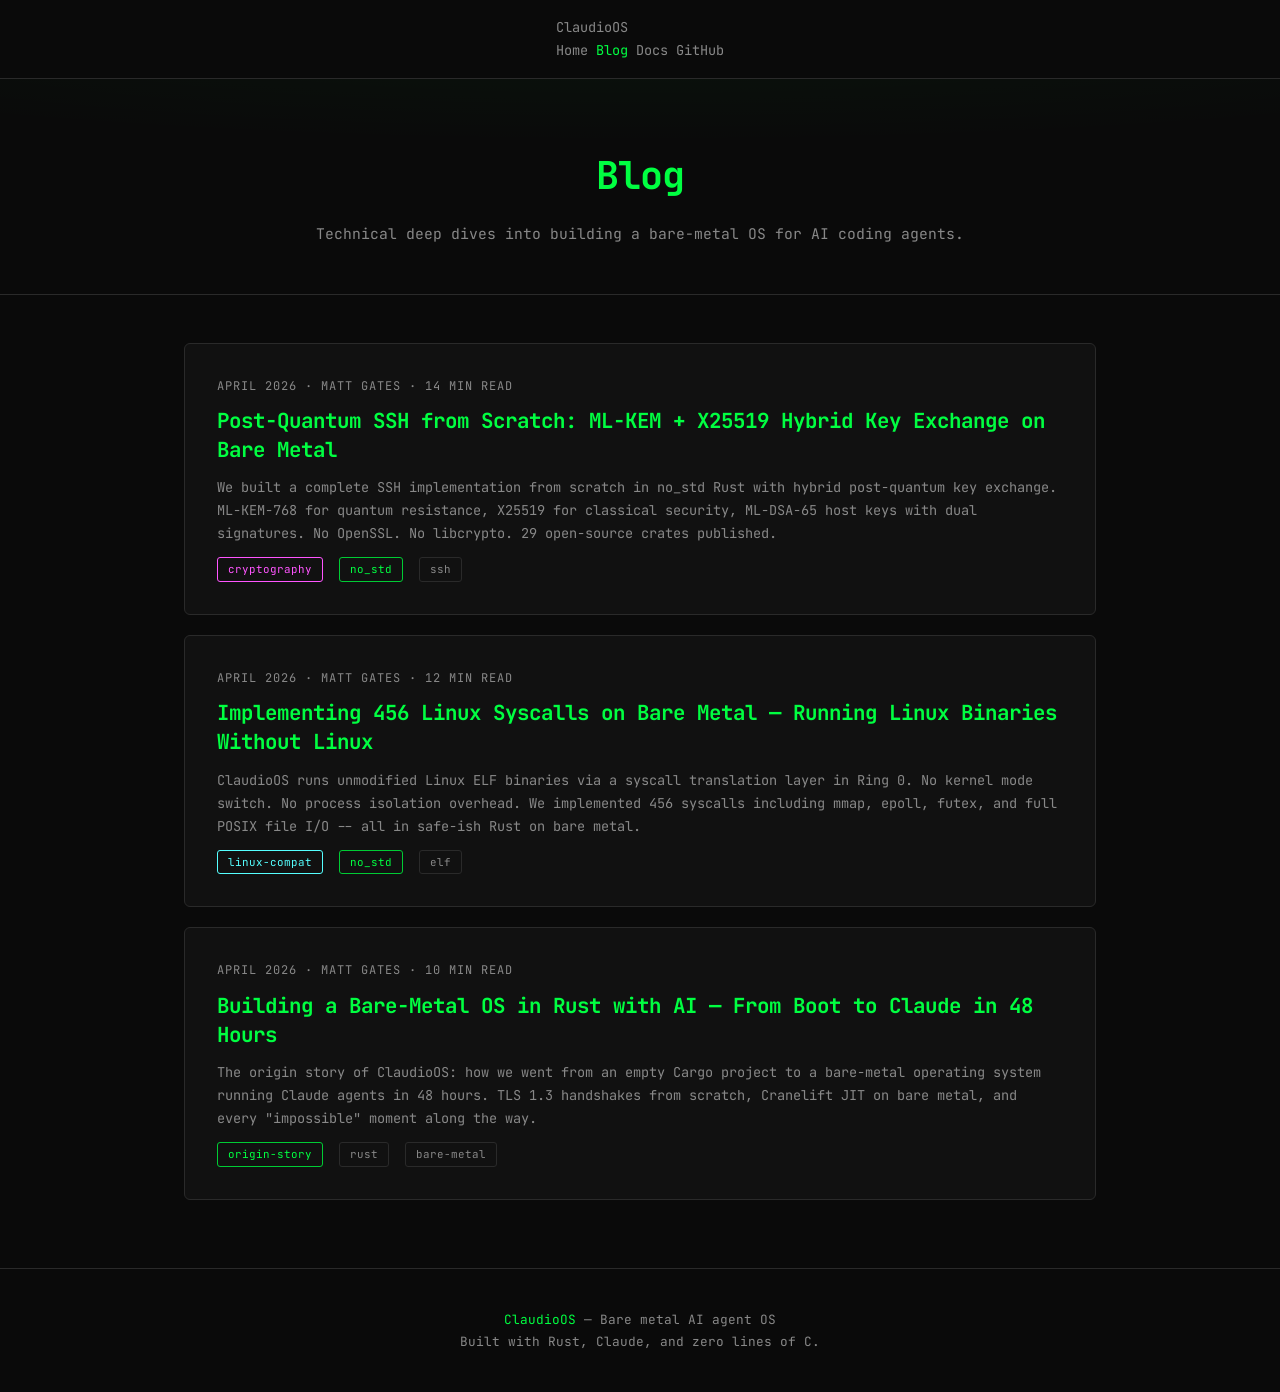
<file: site/blog/index.html>
<!DOCTYPE html>
<html lang="en">
<head>
  <meta charset="UTF-8">
  <meta name="viewport" content="width=device-width, initial-scale=1.0">
  <title>Blog — ClaudioOS</title>
  <meta name="description" content="Technical blog posts about building ClaudioOS, a bare-metal Rust operating system for AI coding agents.">
  <meta property="og:title" content="Blog — ClaudioOS">
  <meta property="og:description" content="Technical deep dives into building a bare-metal OS in Rust: boot to Claude in 48 hours, Linux syscalls on bare metal, post-quantum SSH from scratch.">
  <meta property="og:type" content="website">
  <meta property="og:url" content="https://claudioos.vercel.app/blog">
  <meta property="og:image" content="https://claudioos.vercel.app/og-image.png">
  <link rel="stylesheet" href="../style.css">
  <style>
    .blog-hero {
      padding: 64px 0 48px;
      text-align: center;
      border-bottom: 1px solid var(--border);
      background: radial-gradient(ellipse 80% 50% at 50% -20%, rgba(0, 255, 65, 0.04), transparent);
    }
    .blog-hero h1 {
      font-size: 2.4rem;
      color: var(--accent);
      margin-bottom: 12px;
      letter-spacing: -1px;
    }
    .blog-hero p {
      font-size: 0.92rem;
      color: var(--text-dim);
    }
    .post-list {
      padding: 48px 0;
    }
    .post-card {
      display: block;
      background: var(--bg-surface);
      border: 1px solid var(--border);
      border-radius: 6px;
      padding: 32px;
      margin-bottom: 20px;
      text-decoration: none;
      transition: border-color 0.2s, box-shadow 0.2s;
    }
    .post-card:hover {
      border-color: var(--accent-dim);
      box-shadow: 0 0 24px rgba(0, 255, 65, 0.05);
      text-decoration: none;
    }
    .post-meta {
      font-size: 0.75rem;
      color: var(--text-dim);
      text-transform: uppercase;
      letter-spacing: 1px;
      margin-bottom: 10px;
    }
    .post-card h2 {
      font-size: 1.3rem;
      color: var(--accent);
      margin-bottom: 12px;
      line-height: 1.4;
      border: none;
      padding: 0;
    }
    .post-card p {
      font-size: 0.85rem;
      color: var(--text-dim);
      line-height: 1.7;
    }
    .post-tag {
      display: inline-block;
      padding: 2px 10px;
      font-size: 0.68rem;
      border: 1px solid var(--border);
      border-radius: 3px;
      color: var(--text-dim);
      margin-right: 6px;
      margin-top: 12px;
    }
    .post-tag.green { border-color: var(--accent-dim); color: var(--accent); }
    .post-tag.cyan { border-color: var(--cyan); color: var(--cyan); }
    .post-tag.magenta { border-color: var(--magenta); color: var(--magenta); }
  </style>
</head>
<body>

<nav>
  <div class="nav-inner">
    <a href="https://claudioos.vercel.app" class="nav-logo" style="text-decoration:none;">ClaudioOS</a>
    <div class="nav-links">
      <a href="https://claudioos.vercel.app">Home</a>
      <a href="/blog" class="active">Blog</a>
      <a href="https://claudioos.vercel.app/docs.html">Docs</a>
      <a href="https://github.com/suhteevah/claudio-os" class="nav-github">GitHub</a>
    </div>
  </div>
</nav>

<header class="blog-hero">
  <div class="container">
    <h1>Blog</h1>
    <p>Technical deep dives into building a bare-metal OS for AI coding agents.</p>
  </div>
</header>

<div class="post-list">
  <div class="container">

    <a href="post-quantum-ssh-from-scratch.html" class="post-card">
      <div class="post-meta">April 2026 &middot; Matt Gates &middot; 14 min read</div>
      <h2>Post-Quantum SSH from Scratch: ML-KEM + X25519 Hybrid Key Exchange on Bare Metal</h2>
      <p>
        We built a complete SSH implementation from scratch in no_std Rust with hybrid post-quantum
        key exchange. ML-KEM-768 for quantum resistance, X25519 for classical security, ML-DSA-65
        host keys with dual signatures. No OpenSSL. No libcrypto. 29 open-source crates published.
      </p>
      <span class="post-tag magenta">cryptography</span>
      <span class="post-tag green">no_std</span>
      <span class="post-tag">ssh</span>
    </a>

    <a href="linux-syscalls-on-bare-metal.html" class="post-card">
      <div class="post-meta">April 2026 &middot; Matt Gates &middot; 12 min read</div>
      <h2>Implementing 456 Linux Syscalls on Bare Metal &mdash; Running Linux Binaries Without Linux</h2>
      <p>
        ClaudioOS runs unmodified Linux ELF binaries via a syscall translation layer in Ring 0.
        No kernel mode switch. No process isolation overhead. We implemented 456 syscalls including
        mmap, epoll, futex, and full POSIX file I/O -- all in safe-ish Rust on bare metal.
      </p>
      <span class="post-tag cyan">linux-compat</span>
      <span class="post-tag green">no_std</span>
      <span class="post-tag">elf</span>
    </a>

    <a href="building-os-in-rust-with-ai.html" class="post-card">
      <div class="post-meta">April 2026 &middot; Matt Gates &middot; 10 min read</div>
      <h2>Building a Bare-Metal OS in Rust with AI &mdash; From Boot to Claude in 48 Hours</h2>
      <p>
        The origin story of ClaudioOS: how we went from an empty Cargo project to a bare-metal
        operating system running Claude agents in 48 hours. TLS 1.3 handshakes from scratch,
        Cranelift JIT on bare metal, and every "impossible" moment along the way.
      </p>
      <span class="post-tag green">origin-story</span>
      <span class="post-tag">rust</span>
      <span class="post-tag">bare-metal</span>
    </a>

  </div>
</div>

<footer>
  <div class="footer-inner container">
    <p><a href="https://claudioos.vercel.app">ClaudioOS</a> &mdash; Bare metal AI agent OS</p>
    <p class="footer-sub">Built with Rust, Claude, and zero lines of C.</p>
  </div>
</footer>

</body>
</html>
</file>
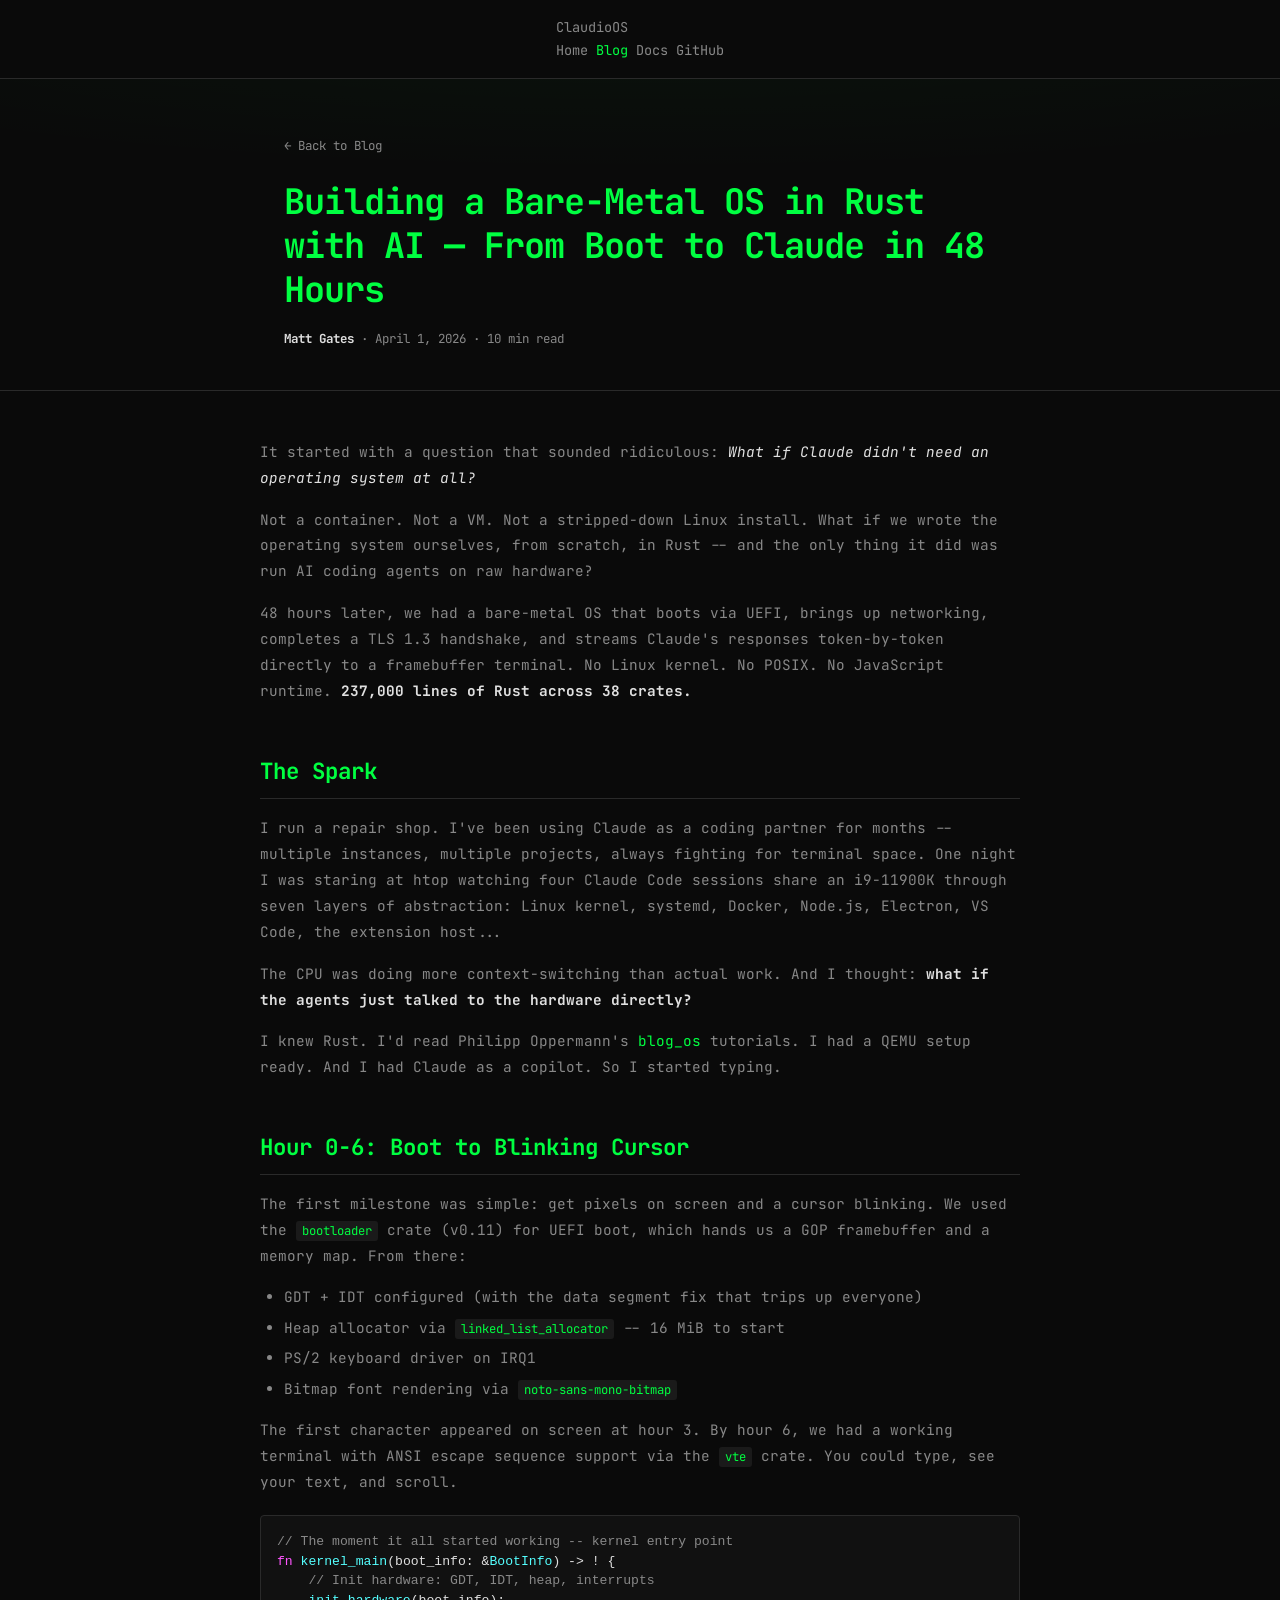
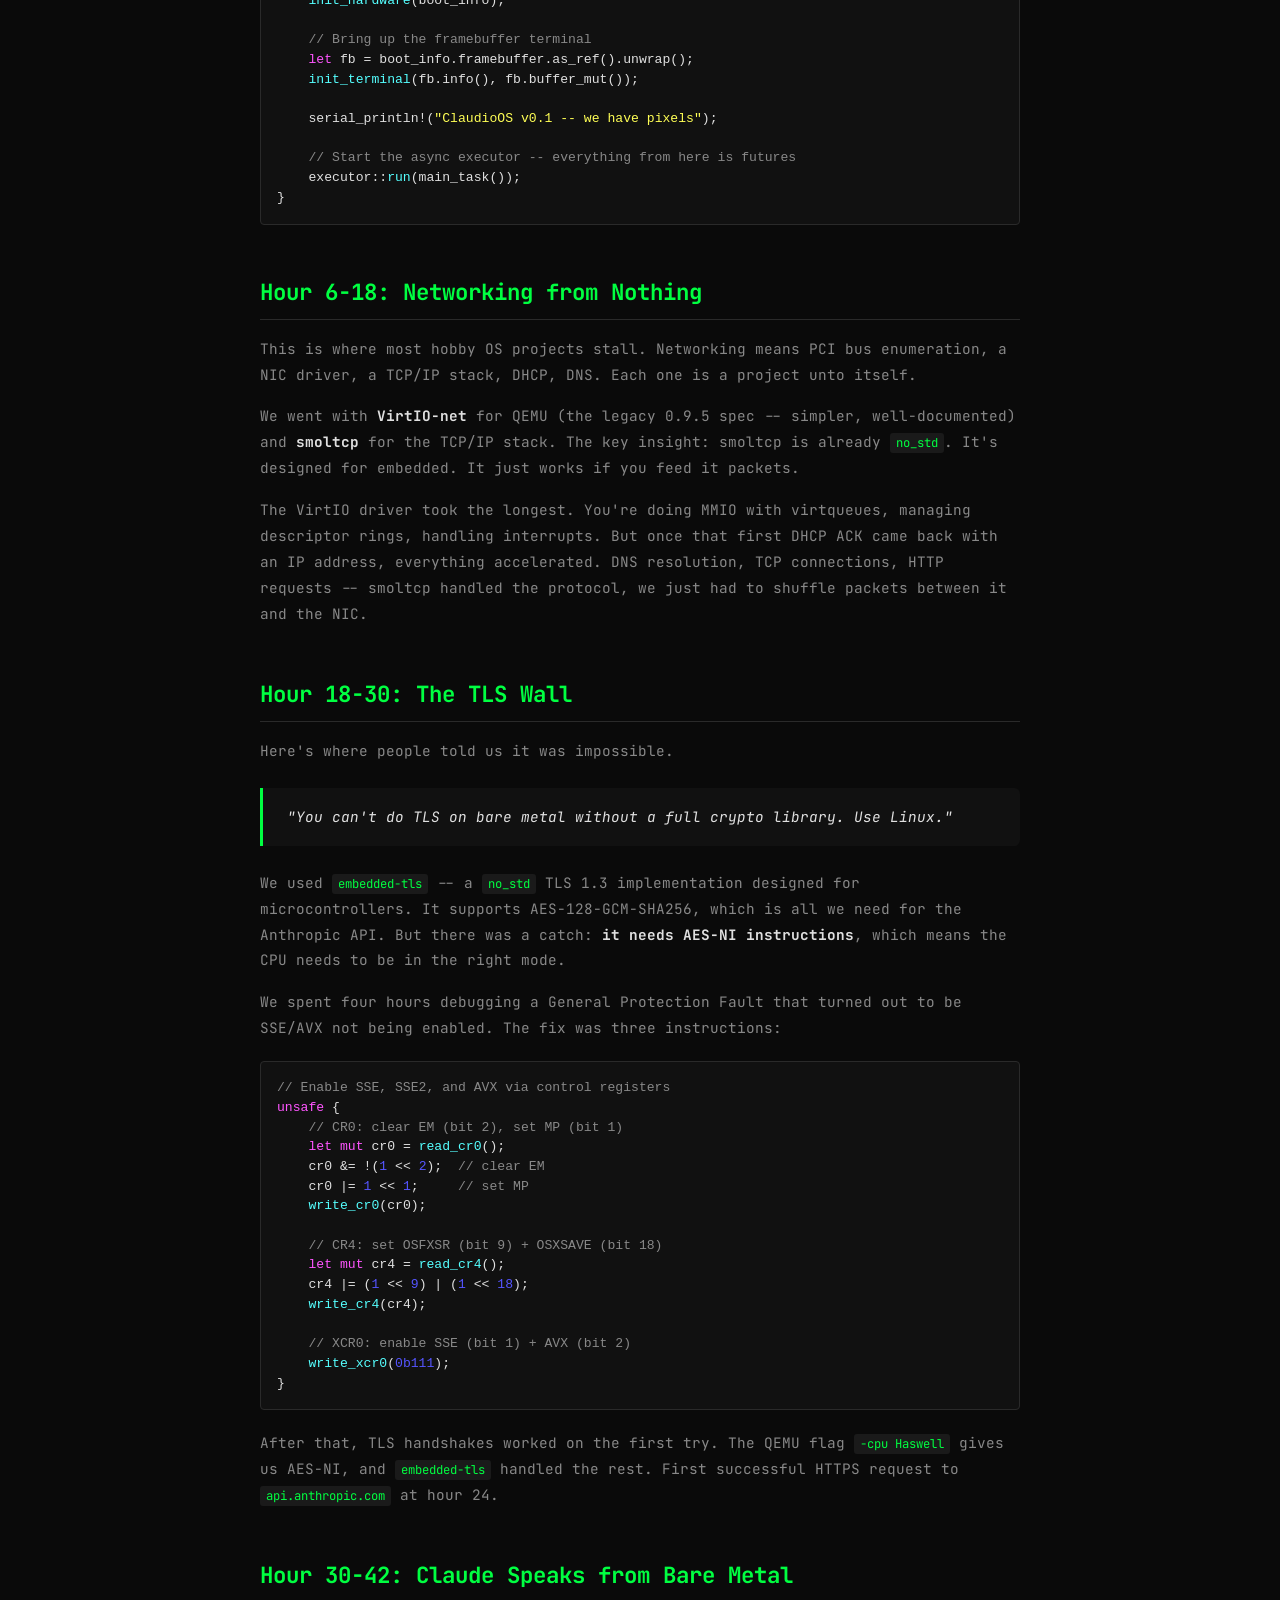
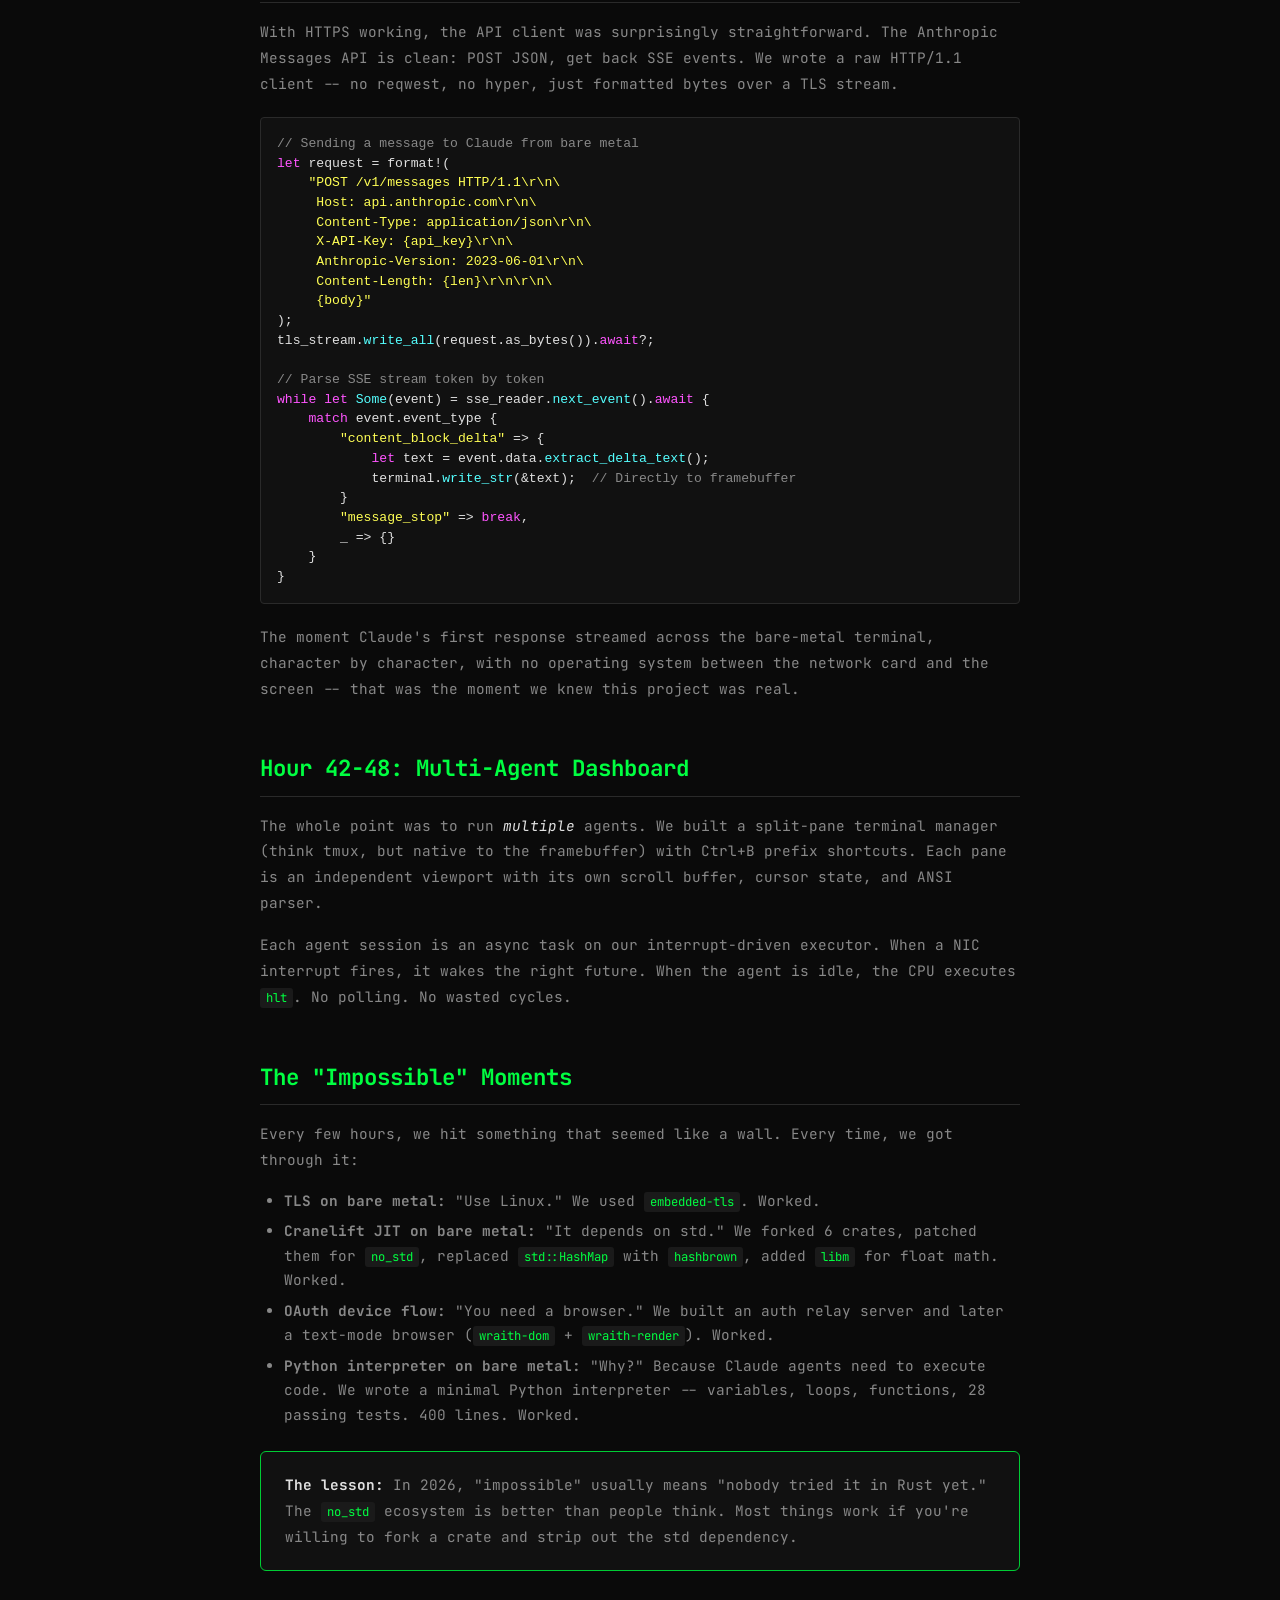
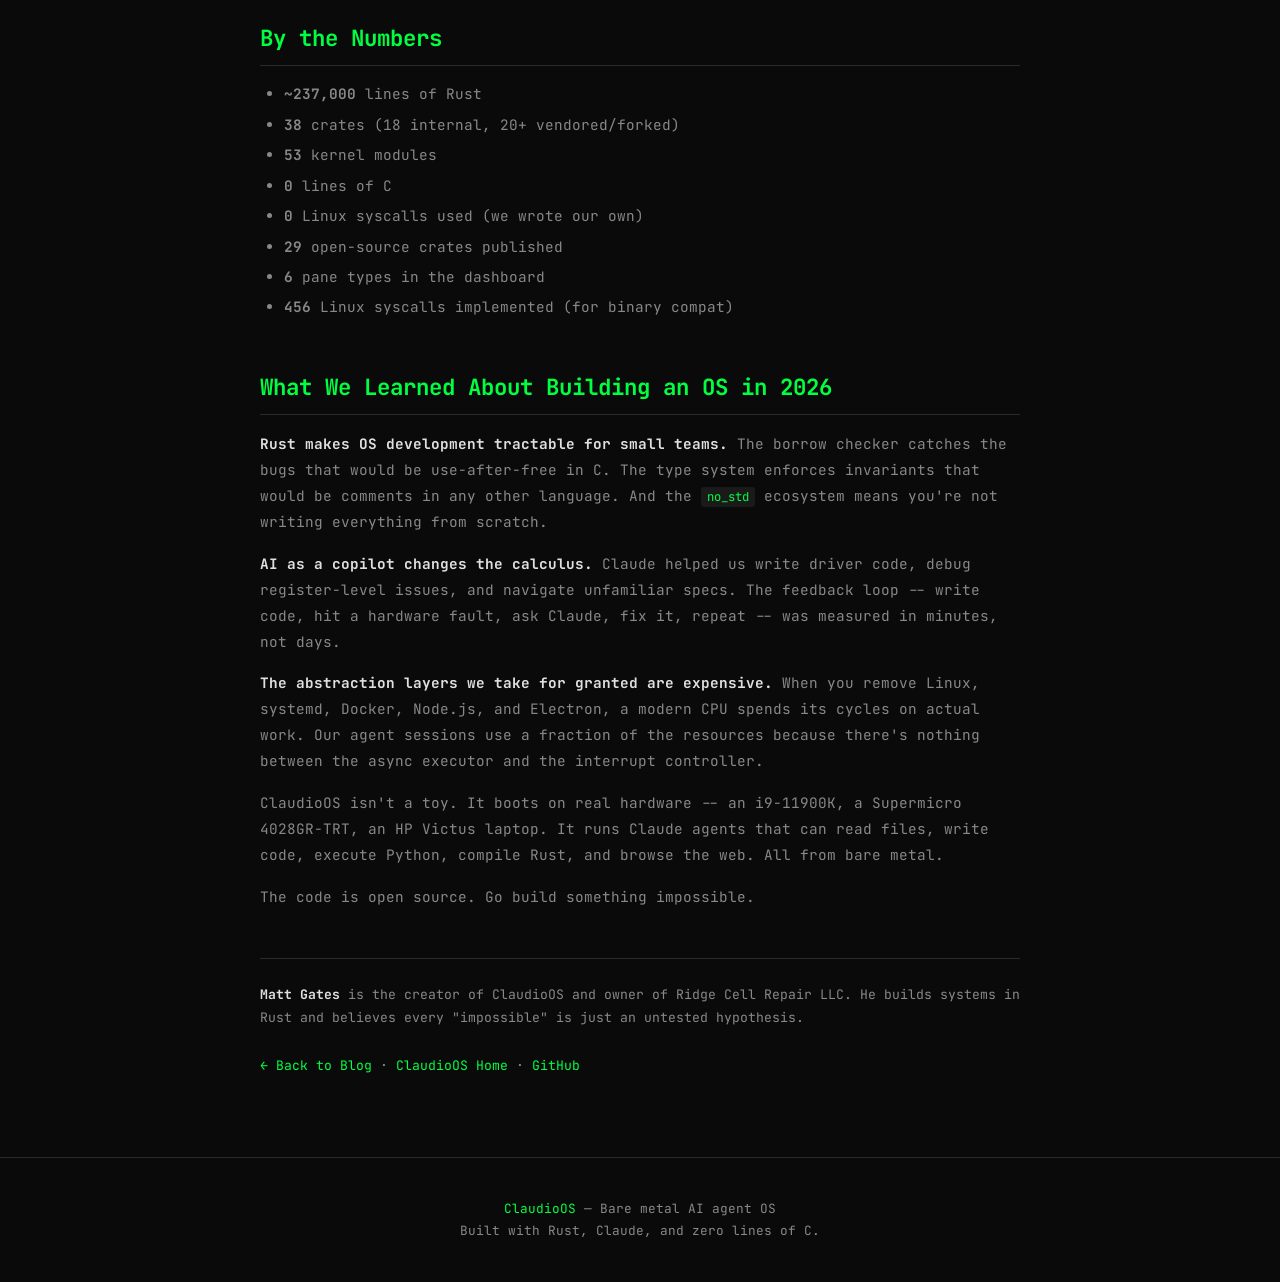
<file: site/blog/building-os-in-rust-with-ai.html>
<!DOCTYPE html>
<html lang="en">
<head>
  <meta charset="UTF-8">
  <meta name="viewport" content="width=device-width, initial-scale=1.0">
  <title>Building a Bare-Metal OS in Rust with AI — From Boot to Claude in 48 Hours | ClaudioOS</title>
  <meta name="description" content="The origin story of ClaudioOS: from an empty Cargo project to a bare-metal OS running Claude agents in 48 hours. TLS 1.3, Cranelift JIT, OAuth — all on bare metal.">
  <meta property="og:title" content="Building a Bare-Metal OS in Rust with AI — From Boot to Claude in 48 Hours">
  <meta property="og:description" content="How we built a bare-metal Rust OS that runs Claude agents directly on hardware. No Linux, no POSIX, 237K lines of Rust, 38 crates.">
  <meta property="og:type" content="article">
  <meta property="og:url" content="https://claudioos.vercel.app/blog/building-os-in-rust-with-ai.html">
  <meta property="og:image" content="https://claudioos.vercel.app/og-image.png">
  <meta property="article:author" content="Matt Gates">
  <meta property="article:published_time" content="2026-04-01">
  <meta name="twitter:card" content="summary_large_image">
  <meta name="twitter:title" content="Building a Bare-Metal OS in Rust with AI — From Boot to Claude in 48 Hours">
  <meta name="twitter:description" content="From empty Cargo project to Claude talking from bare metal. 237K lines of Rust, 38 crates, 0 lines of C.">
  <link rel="stylesheet" href="../style.css">
  <style>
    .blog-header {
      padding: 56px 0 40px;
      border-bottom: 1px solid var(--border);
      background: radial-gradient(ellipse 80% 50% at 50% -20%, rgba(0, 255, 65, 0.04), transparent);
    }
    .blog-header .back-link {
      font-size: 0.78rem;
      color: var(--text-dim);
      margin-bottom: 24px;
      display: block;
    }
    .blog-header h1 {
      font-size: 2.2rem;
      color: var(--accent);
      margin-bottom: 16px;
      letter-spacing: -1px;
      line-height: 1.25;
    }
    .blog-meta {
      font-size: 0.78rem;
      color: var(--text-dim);
    }
    .blog-meta strong { color: var(--text); }
    .blog-body {
      padding: 48px 0 64px;
      max-width: 760px;
      margin: 0 auto;
    }
    .blog-body h2 {
      font-size: 1.4rem;
      color: var(--accent);
      margin-top: 48px;
      margin-bottom: 16px;
      padding-bottom: 8px;
      border-bottom: 1px solid var(--border);
    }
    .blog-body h3 {
      font-size: 1.1rem;
      color: var(--text);
      margin-top: 32px;
      margin-bottom: 12px;
    }
    .blog-body p {
      font-size: 0.9rem;
      color: var(--text-dim);
      margin-bottom: 16px;
      line-height: 1.8;
    }
    .blog-body p strong { color: var(--text); }
    .blog-body p em { color: var(--text); font-style: italic; }
    .blog-body ul, .blog-body ol {
      margin-bottom: 16px;
      padding-left: 24px;
    }
    .blog-body li {
      font-size: 0.9rem;
      color: var(--text-dim);
      margin-bottom: 6px;
      line-height: 1.7;
    }
    .blog-body blockquote {
      border-left: 3px solid var(--accent);
      background: var(--bg-surface);
      padding: 16px 24px;
      margin: 24px 0;
      border-radius: 0 6px 6px 0;
    }
    .blog-body blockquote p {
      color: var(--text);
      margin-bottom: 0;
      font-style: italic;
    }
    .blog-body pre {
      margin: 20px 0;
    }
    .blog-body .highlight-box {
      background: var(--bg-surface);
      border: 1px solid var(--accent-dim);
      border-radius: 6px;
      padding: 20px 24px;
      margin: 24px 0;
    }
    .blog-body .highlight-box p { margin-bottom: 0; }
    .kw { color: var(--magenta); }
    .fn { color: var(--cyan); }
    .str { color: var(--yellow); }
    .cmt { color: var(--text-dim); }
    .mac { color: var(--orange); }
    .num { color: var(--blue); }
    .typ { color: var(--cyan); }
  </style>
</head>
<body>

<nav>
  <div class="nav-inner">
    <a href="https://claudioos.vercel.app" class="nav-logo" style="text-decoration:none;">ClaudioOS</a>
    <div class="nav-links">
      <a href="https://claudioos.vercel.app">Home</a>
      <a href="/blog" class="active">Blog</a>
      <a href="https://claudioos.vercel.app/docs.html">Docs</a>
      <a href="https://github.com/suhteevah/claudio-os" class="nav-github">GitHub</a>
    </div>
  </div>
</nav>

<header class="blog-header">
  <div class="container" style="max-width:760px;">
    <a href="/blog" class="back-link">&larr; Back to Blog</a>
    <h1>Building a Bare-Metal OS in Rust with AI &mdash; From Boot to Claude in 48 Hours</h1>
    <div class="blog-meta">
      <strong>Matt Gates</strong> &middot; April 1, 2026 &middot; 10 min read
    </div>
  </div>
</header>

<article class="blog-body container">

  <p>
    It started with a question that sounded ridiculous: <em>What if Claude didn't need an operating system at all?</em>
  </p>
  <p>
    Not a container. Not a VM. Not a stripped-down Linux install. What if we wrote the operating system
    ourselves, from scratch, in Rust -- and the only thing it did was run AI coding agents on raw hardware?
  </p>
  <p>
    48 hours later, we had a bare-metal OS that boots via UEFI, brings up networking, completes a TLS 1.3
    handshake, and streams Claude's responses token-by-token directly to a framebuffer terminal. No Linux
    kernel. No POSIX. No JavaScript runtime. <strong>237,000 lines of Rust across 38 crates.</strong>
  </p>

  <h2>The Spark</h2>

  <p>
    I run a repair shop. I've been using Claude as a coding partner for months -- multiple instances,
    multiple projects, always fighting for terminal space. One night I was staring at htop watching
    four Claude Code sessions share an i9-11900K through seven layers of abstraction: Linux kernel,
    systemd, Docker, Node.js, Electron, VS Code, the extension host...
  </p>
  <p>
    The CPU was doing more context-switching than actual work. And I thought: <strong>what if the agents
    just talked to the hardware directly?</strong>
  </p>
  <p>
    I knew Rust. I'd read Philipp Oppermann's <a href="https://os.phil-opp.com">blog_os</a> tutorials.
    I had a QEMU setup ready. And I had Claude as a copilot. So I started typing.
  </p>

  <h2>Hour 0-6: Boot to Blinking Cursor</h2>

  <p>
    The first milestone was simple: get pixels on screen and a cursor blinking. We used the
    <code>bootloader</code> crate (v0.11) for UEFI boot, which hands us a GOP framebuffer and a
    memory map. From there:
  </p>
  <ul>
    <li>GDT + IDT configured (with the data segment fix that trips up everyone)</li>
    <li>Heap allocator via <code>linked_list_allocator</code> -- 16 MiB to start</li>
    <li>PS/2 keyboard driver on IRQ1</li>
    <li>Bitmap font rendering via <code>noto-sans-mono-bitmap</code></li>
  </ul>
  <p>
    The first character appeared on screen at hour 3. By hour 6, we had a working terminal with
    ANSI escape sequence support via the <code>vte</code> crate. You could type, see your text,
    and scroll.
  </p>

<pre><span class="cmt">// The moment it all started working -- kernel entry point</span>
<span class="kw">fn</span> <span class="fn">kernel_main</span>(boot_info: &amp;<span class="typ">BootInfo</span>) -&gt; ! {
    <span class="cmt">// Init hardware: GDT, IDT, heap, interrupts</span>
    <span class="fn">init_hardware</span>(boot_info);

    <span class="cmt">// Bring up the framebuffer terminal</span>
    <span class="kw">let</span> fb = boot_info.framebuffer.as_ref().unwrap();
    <span class="fn">init_terminal</span>(fb.info(), fb.buffer_mut());

    <span class="mac">serial_println!</span>(<span class="str">"ClaudioOS v0.1 -- we have pixels"</span>);

    <span class="cmt">// Start the async executor -- everything from here is futures</span>
    executor::<span class="fn">run</span>(main_task());
}</pre>

  <h2>Hour 6-18: Networking from Nothing</h2>

  <p>
    This is where most hobby OS projects stall. Networking means PCI bus enumeration, a NIC driver,
    a TCP/IP stack, DHCP, DNS. Each one is a project unto itself.
  </p>
  <p>
    We went with <strong>VirtIO-net</strong> for QEMU (the legacy 0.9.5 spec -- simpler, well-documented)
    and <strong>smoltcp</strong> for the TCP/IP stack. The key insight: smoltcp is already <code>no_std</code>.
    It's designed for embedded. It just works if you feed it packets.
  </p>
  <p>
    The VirtIO driver took the longest. You're doing MMIO with virtqueues, managing descriptor rings,
    handling interrupts. But once that first DHCP ACK came back with an IP address, everything
    accelerated. DNS resolution, TCP connections, HTTP requests -- smoltcp handled the protocol,
    we just had to shuffle packets between it and the NIC.
  </p>

  <h2>Hour 18-30: The TLS Wall</h2>

  <p>
    Here's where people told us it was impossible.
  </p>

  <blockquote>
    <p>"You can't do TLS on bare metal without a full crypto library. Use Linux."</p>
  </blockquote>

  <p>
    We used <code>embedded-tls</code> -- a <code>no_std</code> TLS 1.3 implementation designed for
    microcontrollers. It supports AES-128-GCM-SHA256, which is all we need for the Anthropic API.
    But there was a catch: <strong>it needs AES-NI instructions</strong>, which means the CPU needs
    to be in the right mode.
  </p>
  <p>
    We spent four hours debugging a General Protection Fault that turned out to be SSE/AVX not
    being enabled. The fix was three instructions:
  </p>

<pre><span class="cmt">// Enable SSE, SSE2, and AVX via control registers</span>
<span class="kw">unsafe</span> {
    <span class="cmt">// CR0: clear EM (bit 2), set MP (bit 1)</span>
    <span class="kw">let mut</span> cr0 = <span class="fn">read_cr0</span>();
    cr0 &amp;= !(<span class="num">1</span> &lt;&lt; <span class="num">2</span>);  <span class="cmt">// clear EM</span>
    cr0 |= <span class="num">1</span> &lt;&lt; <span class="num">1</span>;     <span class="cmt">// set MP</span>
    <span class="fn">write_cr0</span>(cr0);

    <span class="cmt">// CR4: set OSFXSR (bit 9) + OSXSAVE (bit 18)</span>
    <span class="kw">let mut</span> cr4 = <span class="fn">read_cr4</span>();
    cr4 |= (<span class="num">1</span> &lt;&lt; <span class="num">9</span>) | (<span class="num">1</span> &lt;&lt; <span class="num">18</span>);
    <span class="fn">write_cr4</span>(cr4);

    <span class="cmt">// XCR0: enable SSE (bit 1) + AVX (bit 2)</span>
    <span class="fn">write_xcr0</span>(<span class="num">0b111</span>);
}</pre>

  <p>
    After that, TLS handshakes worked on the first try. The QEMU flag <code>-cpu Haswell</code> gives
    us AES-NI, and <code>embedded-tls</code> handled the rest. First successful HTTPS request to
    <code>api.anthropic.com</code> at hour 24.
  </p>

  <h2>Hour 30-42: Claude Speaks from Bare Metal</h2>

  <p>
    With HTTPS working, the API client was surprisingly straightforward. The Anthropic Messages API
    is clean: POST JSON, get back SSE events. We wrote a raw HTTP/1.1 client -- no reqwest, no hyper,
    just formatted bytes over a TLS stream.
  </p>

<pre><span class="cmt">// Sending a message to Claude from bare metal</span>
<span class="kw">let</span> request = <span class="mac">format!</span>(
    <span class="str">"POST /v1/messages HTTP/1.1\r\n\
     Host: api.anthropic.com\r\n\
     Content-Type: application/json\r\n\
     X-API-Key: {api_key}\r\n\
     Anthropic-Version: 2023-06-01\r\n\
     Content-Length: {len}\r\n\r\n\
     {body}"</span>
);
tls_stream.<span class="fn">write_all</span>(request.as_bytes()).<span class="kw">await</span>?;

<span class="cmt">// Parse SSE stream token by token</span>
<span class="kw">while let</span> <span class="typ">Some</span>(event) = sse_reader.<span class="fn">next_event</span>().<span class="kw">await</span> {
    <span class="kw">match</span> event.event_type {
        <span class="str">"content_block_delta"</span> =&gt; {
            <span class="kw">let</span> text = event.data.<span class="fn">extract_delta_text</span>();
            terminal.<span class="fn">write_str</span>(&amp;text);  <span class="cmt">// Directly to framebuffer</span>
        }
        <span class="str">"message_stop"</span> =&gt; <span class="kw">break</span>,
        _ =&gt; {}
    }
}</pre>

  <p>
    The moment Claude's first response streamed across the bare-metal terminal, character by character,
    with no operating system between the network card and the screen -- that was the moment we knew
    this project was real.
  </p>

  <h2>Hour 42-48: Multi-Agent Dashboard</h2>

  <p>
    The whole point was to run <em>multiple</em> agents. We built a split-pane terminal manager
    (think tmux, but native to the framebuffer) with Ctrl+B prefix shortcuts. Each pane is an
    independent viewport with its own scroll buffer, cursor state, and ANSI parser.
  </p>
  <p>
    Each agent session is an async task on our interrupt-driven executor. When a NIC interrupt fires,
    it wakes the right future. When the agent is idle, the CPU executes <code>hlt</code>. No polling.
    No wasted cycles.
  </p>

  <h2>The "Impossible" Moments</h2>

  <p>
    Every few hours, we hit something that seemed like a wall. Every time, we got through it:
  </p>
  <ul>
    <li><strong>TLS on bare metal:</strong> "Use Linux." We used <code>embedded-tls</code>. Worked.</li>
    <li><strong>Cranelift JIT on bare metal:</strong> "It depends on std." We forked 6 crates, patched
      them for <code>no_std</code>, replaced <code>std::HashMap</code> with <code>hashbrown</code>,
      added <code>libm</code> for float math. Worked.</li>
    <li><strong>OAuth device flow:</strong> "You need a browser." We built an auth relay server and
      later a text-mode browser (<code>wraith-dom</code> + <code>wraith-render</code>). Worked.</li>
    <li><strong>Python interpreter on bare metal:</strong> "Why?" Because Claude agents need to execute
      code. We wrote a minimal Python interpreter -- variables, loops, functions, 28 passing tests.
      400 lines. Worked.</li>
  </ul>

  <div class="highlight-box">
    <p>
      <strong>The lesson:</strong> In 2026, "impossible" usually means "nobody tried it in Rust yet."
      The <code>no_std</code> ecosystem is better than people think. Most things work if you're
      willing to fork a crate and strip out the std dependency.
    </p>
  </div>

  <h2>By the Numbers</h2>

  <ul>
    <li><strong>~237,000</strong> lines of Rust</li>
    <li><strong>38</strong> crates (18 internal, 20+ vendored/forked)</li>
    <li><strong>53</strong> kernel modules</li>
    <li><strong>0</strong> lines of C</li>
    <li><strong>0</strong> Linux syscalls used (we wrote our own)</li>
    <li><strong>29</strong> open-source crates published</li>
    <li><strong>6</strong> pane types in the dashboard</li>
    <li><strong>456</strong> Linux syscalls implemented (for binary compat)</li>
  </ul>

  <h2>What We Learned About Building an OS in 2026</h2>

  <p>
    <strong>Rust makes OS development tractable for small teams.</strong> The borrow checker catches
    the bugs that would be use-after-free in C. The type system enforces invariants that would be
    comments in any other language. And the <code>no_std</code> ecosystem means you're not writing
    everything from scratch.
  </p>
  <p>
    <strong>AI as a copilot changes the calculus.</strong> Claude helped us write driver code, debug
    register-level issues, and navigate unfamiliar specs. The feedback loop -- write code, hit a
    hardware fault, ask Claude, fix it, repeat -- was measured in minutes, not days.
  </p>
  <p>
    <strong>The abstraction layers we take for granted are expensive.</strong> When you remove Linux,
    systemd, Docker, Node.js, and Electron, a modern CPU spends its cycles on actual work. Our agent
    sessions use a fraction of the resources because there's nothing between the async executor and
    the interrupt controller.
  </p>
  <p>
    ClaudioOS isn't a toy. It boots on real hardware -- an i9-11900K, a Supermicro 4028GR-TRT, an
    HP Victus laptop. It runs Claude agents that can read files, write code, execute Python, compile
    Rust, and browse the web. All from bare metal.
  </p>
  <p>
    The code is open source. Go build something impossible.
  </p>

  <p style="margin-top:48px; padding-top:24px; border-top:1px solid var(--border); font-size:0.82rem; color:var(--text-dim);">
    <strong style="color:var(--text);">Matt Gates</strong> is the creator of ClaudioOS and owner of Ridge Cell Repair LLC.
    He builds systems in Rust and believes every "impossible" is just an untested hypothesis.
    <br><br>
    <a href="/blog">&larr; Back to Blog</a> &middot; <a href="https://claudioos.vercel.app">ClaudioOS Home</a> &middot; <a href="https://github.com/suhteevah/claudio-os">GitHub</a>
  </p>

</article>

<footer>
  <div class="footer-inner container">
    <p><a href="https://claudioos.vercel.app">ClaudioOS</a> &mdash; Bare metal AI agent OS</p>
    <p class="footer-sub">Built with Rust, Claude, and zero lines of C.</p>
  </div>
</footer>

</body>
</html>
</file>
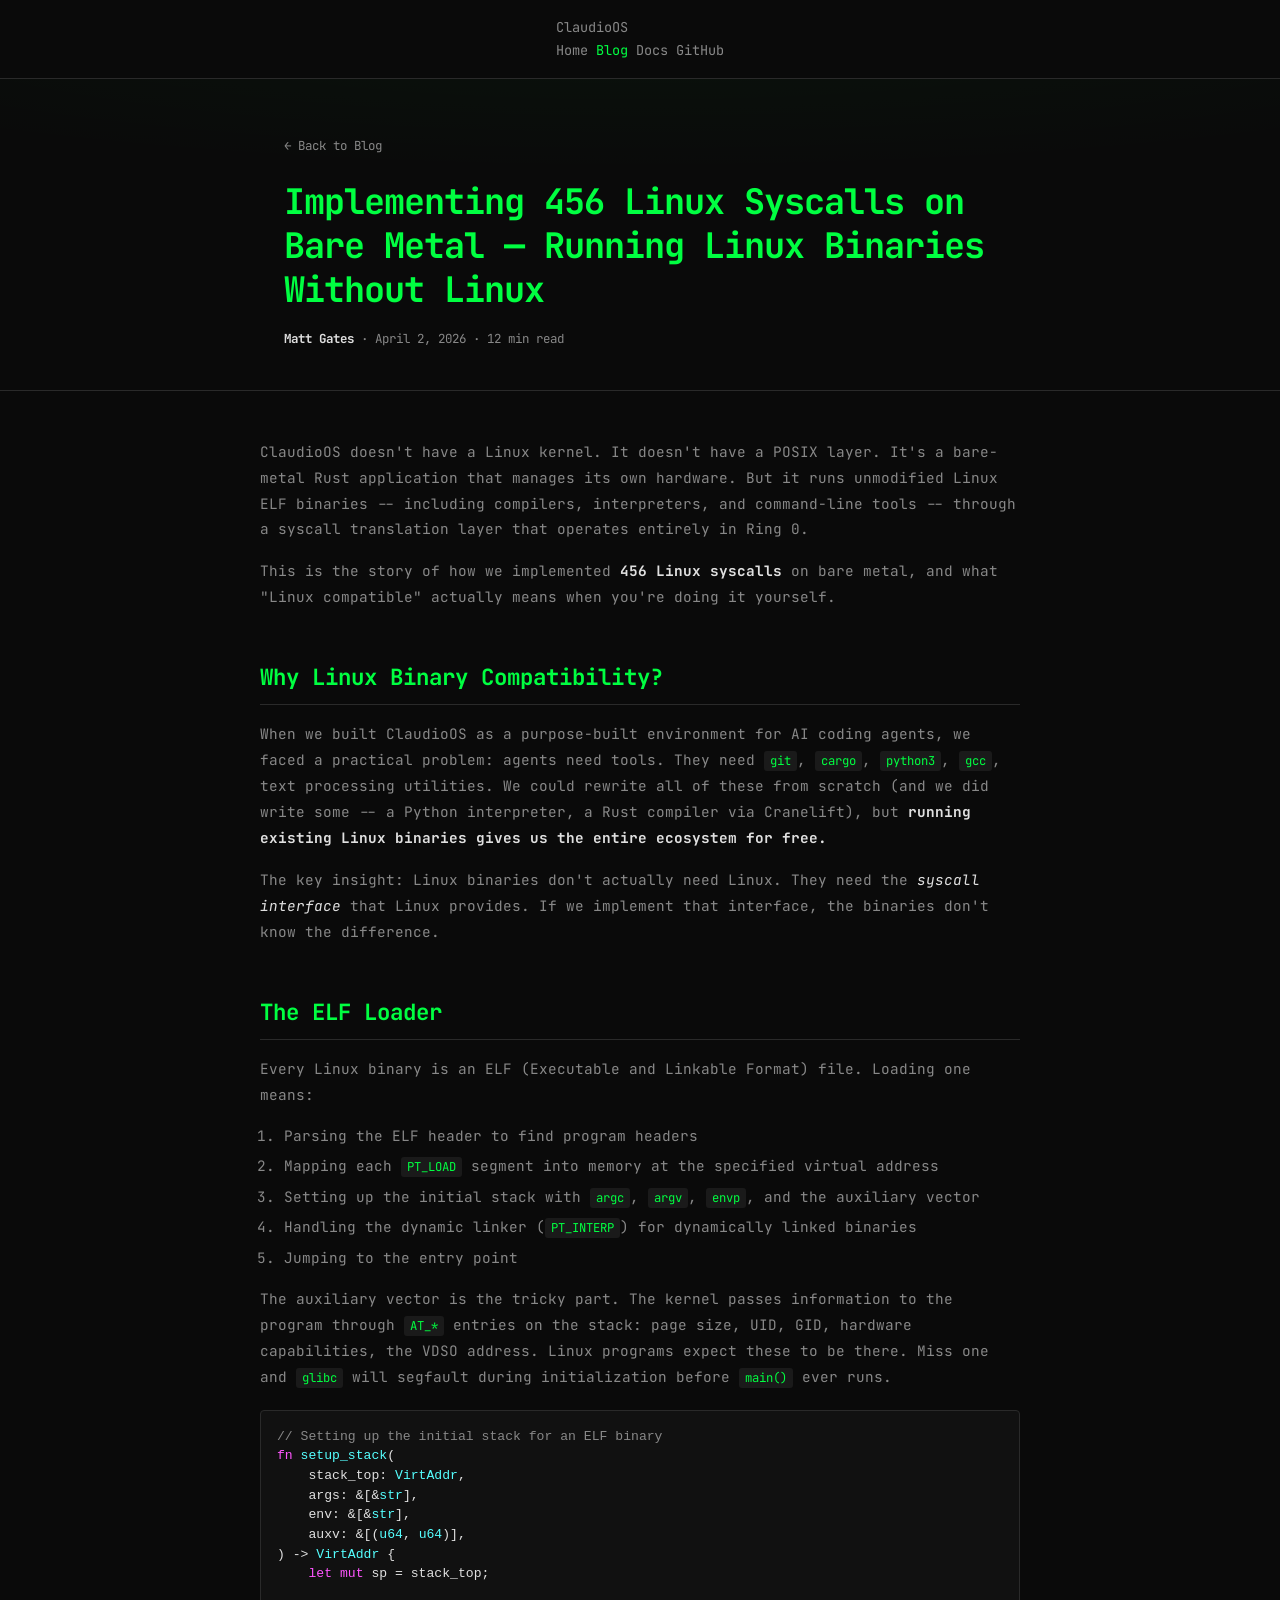
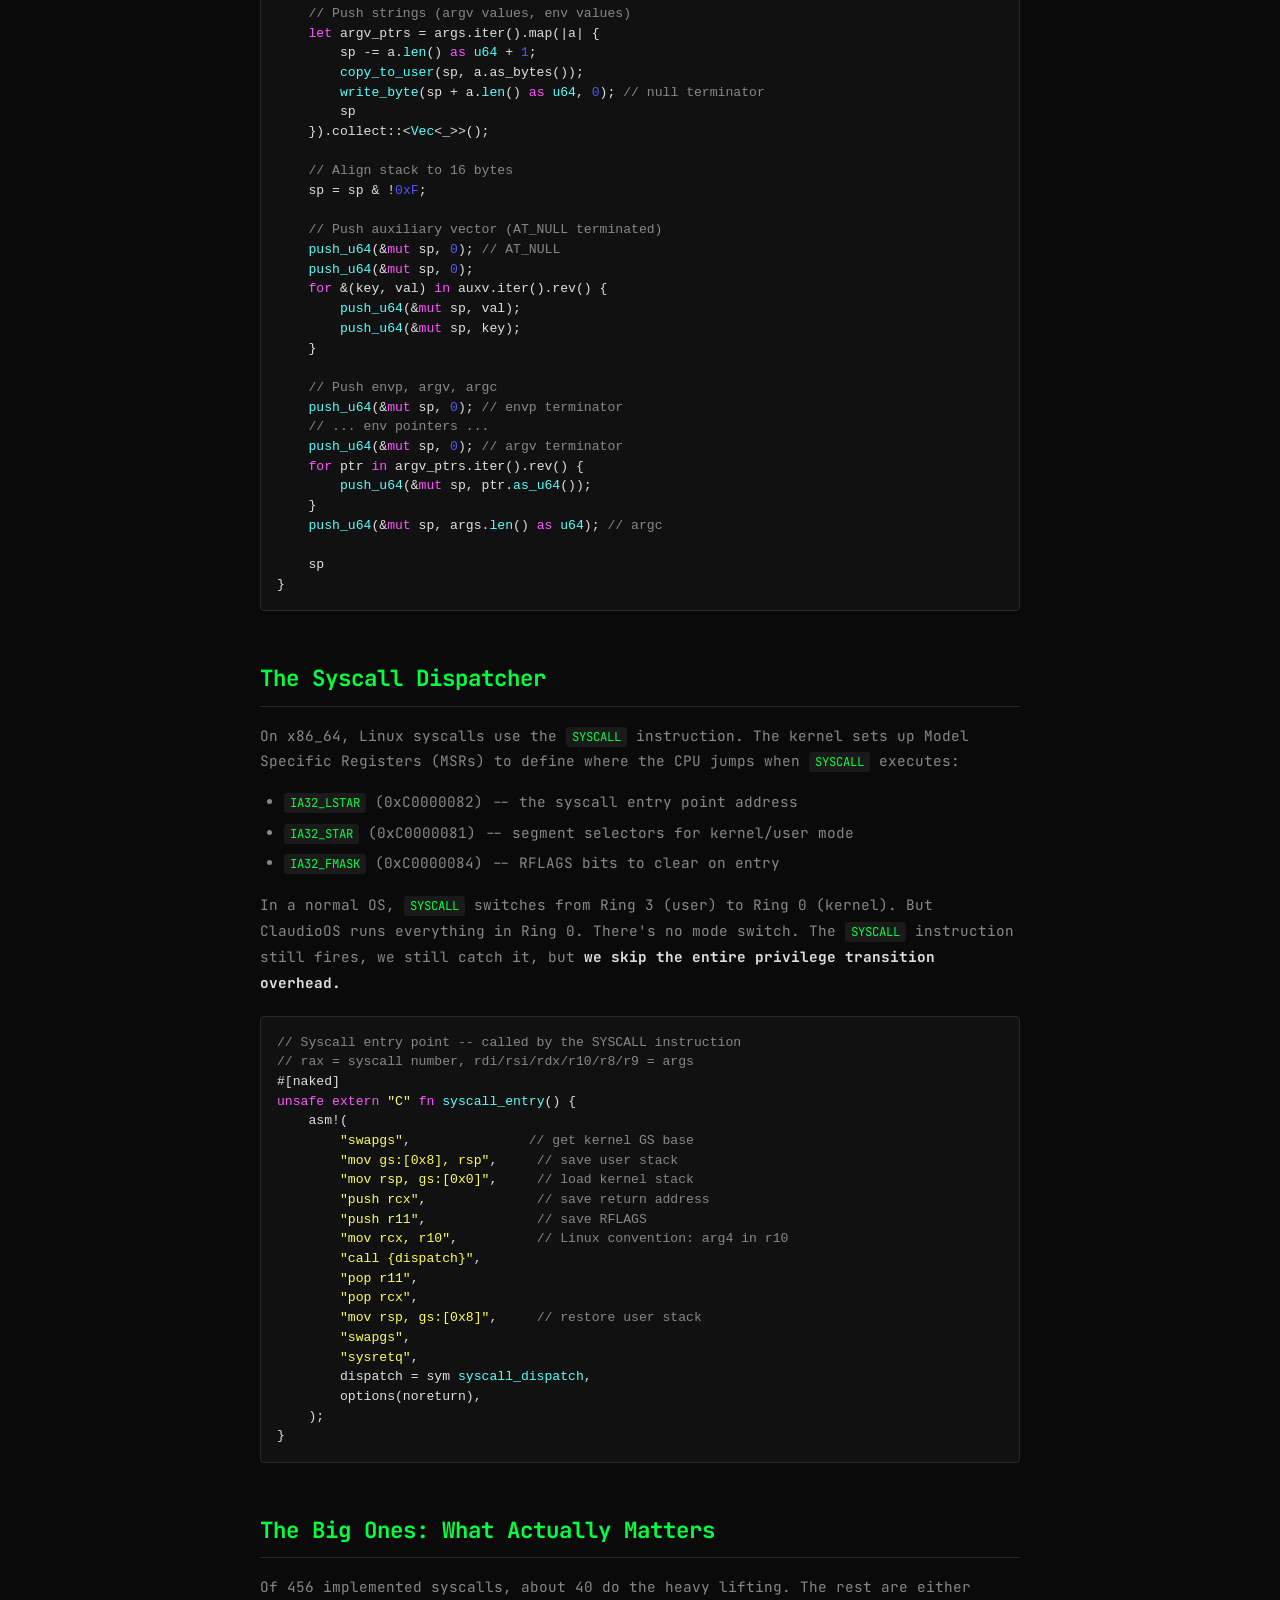
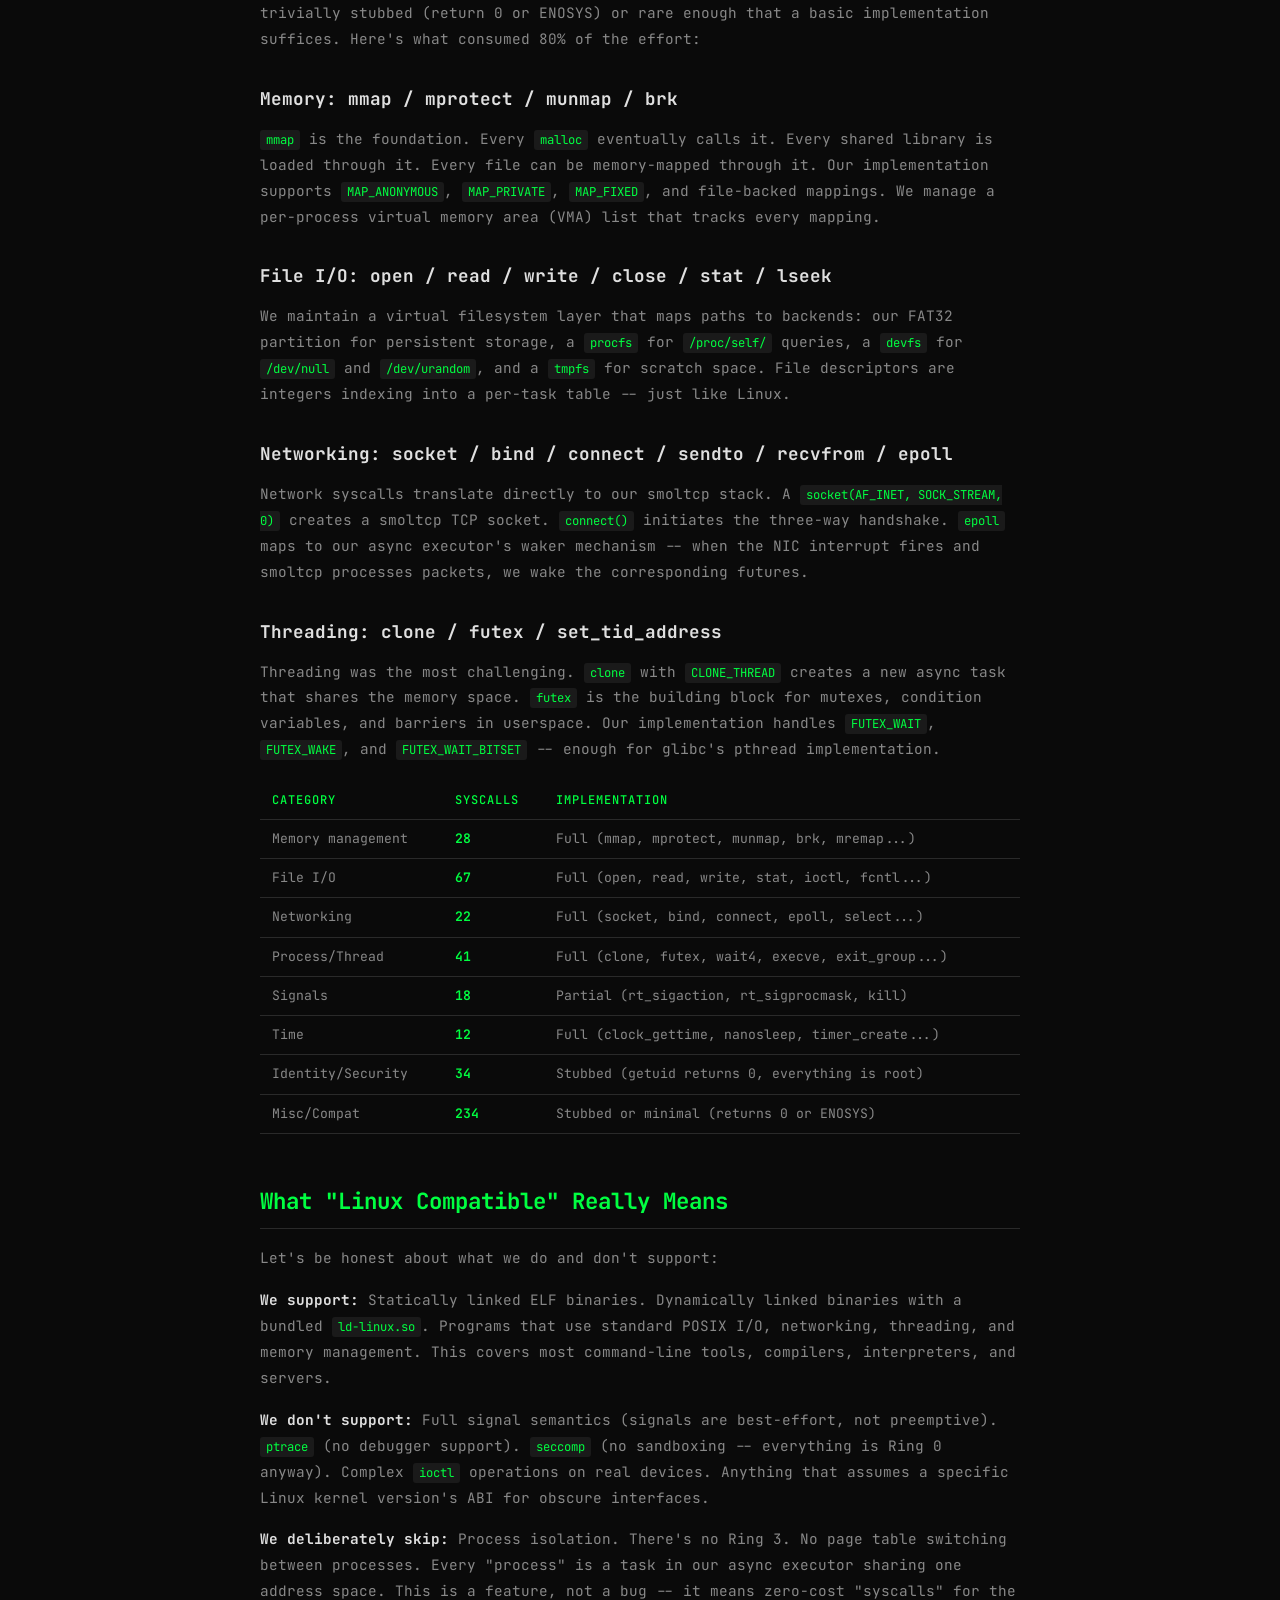
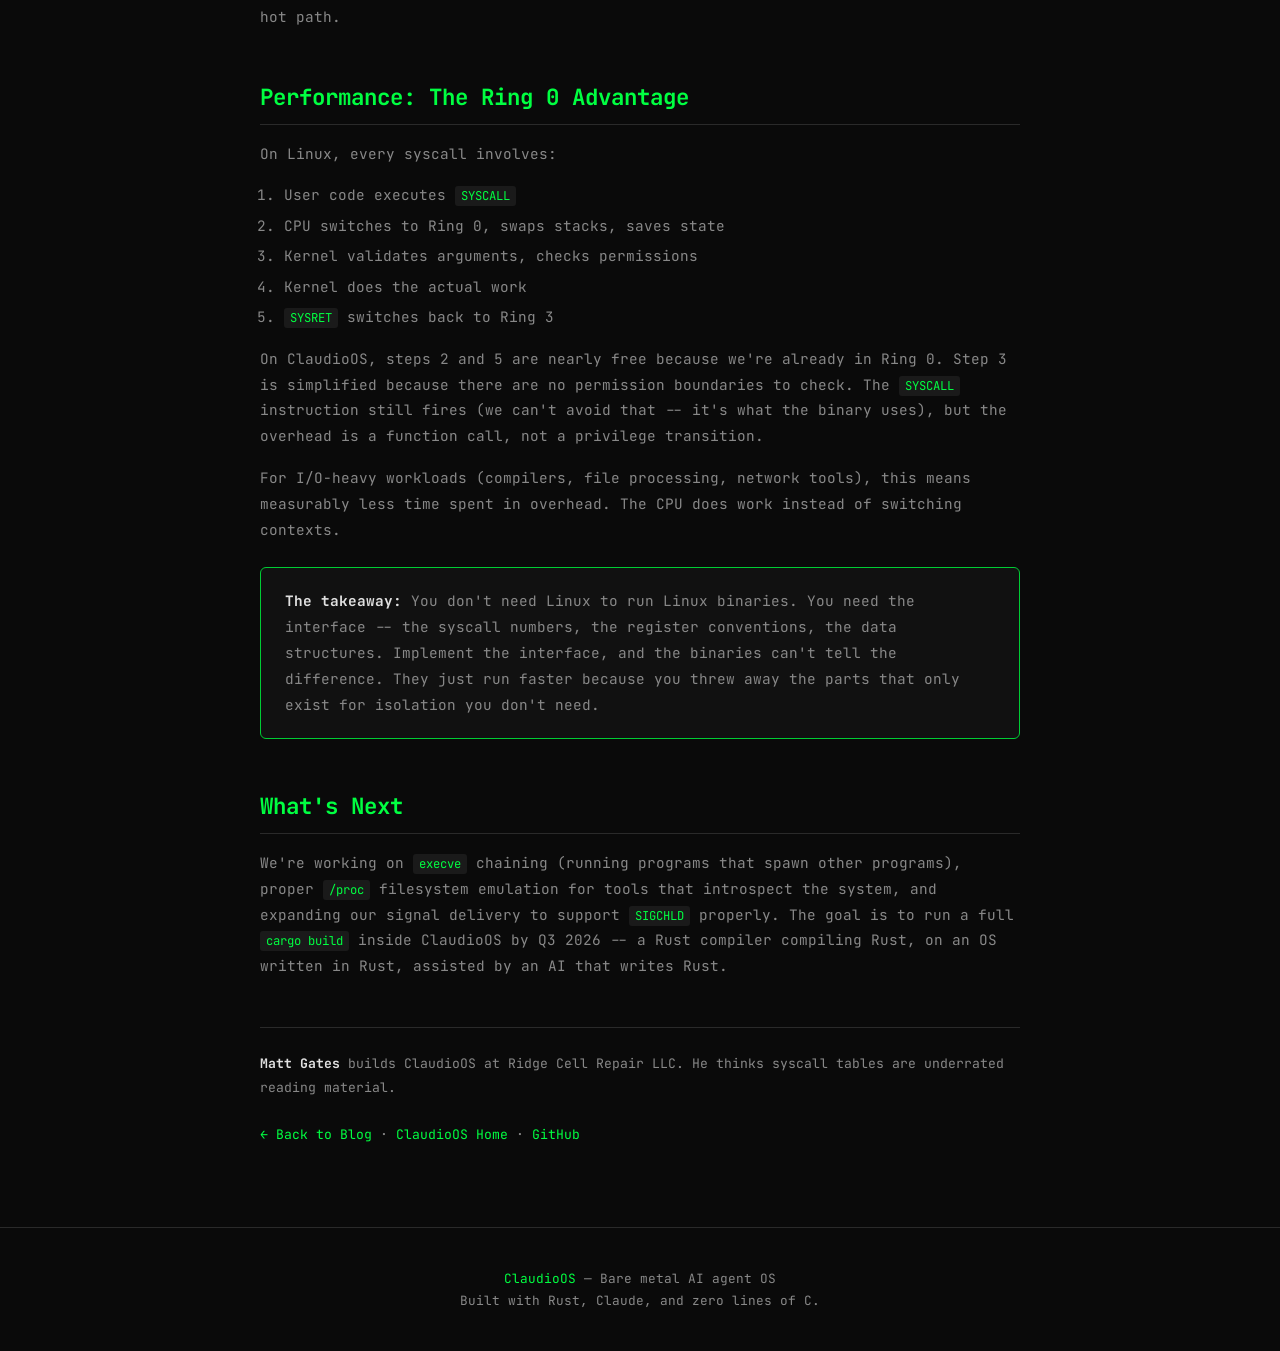
<file: site/blog/linux-syscalls-on-bare-metal.html>
<!DOCTYPE html>
<html lang="en">
<head>
  <meta charset="UTF-8">
  <meta name="viewport" content="width=device-width, initial-scale=1.0">
  <title>Implementing 456 Linux Syscalls on Bare Metal — Running Linux Binaries Without Linux | ClaudioOS</title>
  <meta name="description" content="How ClaudioOS runs unmodified Linux ELF binaries via syscall translation in Ring 0. 456 syscalls, no kernel mode switch, pure Rust.">
  <meta property="og:title" content="Implementing 456 Linux Syscalls on Bare Metal — Running Linux Binaries Without Linux">
  <meta property="og:description" content="ClaudioOS runs Linux binaries without Linux. ELF loader, syscall dispatcher via SYSCALL/SYSRET MSRs, mmap, epoll, futex — all in Ring 0 Rust.">
  <meta property="og:type" content="article">
  <meta property="og:url" content="https://claudioos.vercel.app/blog/linux-syscalls-on-bare-metal.html">
  <meta property="og:image" content="https://claudioos.vercel.app/og-image.png">
  <meta property="article:author" content="Matt Gates">
  <meta property="article:published_time" content="2026-04-02">
  <meta name="twitter:card" content="summary_large_image">
  <meta name="twitter:title" content="Implementing 456 Linux Syscalls on Bare Metal">
  <meta name="twitter:description" content="Running Linux binaries without Linux. 456 syscalls implemented in bare-metal Rust.">
  <link rel="stylesheet" href="../style.css">
  <style>
    .blog-header {
      padding: 56px 0 40px;
      border-bottom: 1px solid var(--border);
      background: radial-gradient(ellipse 80% 50% at 50% -20%, rgba(0, 255, 65, 0.04), transparent);
    }
    .blog-header .back-link {
      font-size: 0.78rem;
      color: var(--text-dim);
      margin-bottom: 24px;
      display: block;
    }
    .blog-header h1 {
      font-size: 2.2rem;
      color: var(--accent);
      margin-bottom: 16px;
      letter-spacing: -1px;
      line-height: 1.25;
    }
    .blog-meta {
      font-size: 0.78rem;
      color: var(--text-dim);
    }
    .blog-meta strong { color: var(--text); }
    .blog-body {
      padding: 48px 0 64px;
      max-width: 760px;
      margin: 0 auto;
    }
    .blog-body h2 {
      font-size: 1.4rem;
      color: var(--accent);
      margin-top: 48px;
      margin-bottom: 16px;
      padding-bottom: 8px;
      border-bottom: 1px solid var(--border);
    }
    .blog-body h3 {
      font-size: 1.1rem;
      color: var(--text);
      margin-top: 32px;
      margin-bottom: 12px;
    }
    .blog-body p {
      font-size: 0.9rem;
      color: var(--text-dim);
      margin-bottom: 16px;
      line-height: 1.8;
    }
    .blog-body p strong { color: var(--text); }
    .blog-body p em { color: var(--text); font-style: italic; }
    .blog-body ul, .blog-body ol {
      margin-bottom: 16px;
      padding-left: 24px;
    }
    .blog-body li {
      font-size: 0.9rem;
      color: var(--text-dim);
      margin-bottom: 6px;
      line-height: 1.7;
    }
    .blog-body blockquote {
      border-left: 3px solid var(--accent);
      background: var(--bg-surface);
      padding: 16px 24px;
      margin: 24px 0;
      border-radius: 0 6px 6px 0;
    }
    .blog-body blockquote p {
      color: var(--text);
      margin-bottom: 0;
      font-style: italic;
    }
    .blog-body pre {
      margin: 20px 0;
    }
    .blog-body .highlight-box {
      background: var(--bg-surface);
      border: 1px solid var(--accent-dim);
      border-radius: 6px;
      padding: 20px 24px;
      margin: 24px 0;
    }
    .blog-body .highlight-box p { margin-bottom: 0; }
    .syscall-table {
      width: 100%;
      margin: 20px 0;
    }
    .syscall-table th {
      text-align: left;
      color: var(--accent);
      font-size: 0.75rem;
    }
    .syscall-table td {
      font-size: 0.82rem;
    }
    .syscall-table .count {
      color: var(--accent);
      font-weight: 600;
    }
    .kw { color: var(--magenta); }
    .fn { color: var(--cyan); }
    .str { color: var(--yellow); }
    .cmt { color: var(--text-dim); }
    .mac { color: var(--orange); }
    .num { color: var(--blue); }
    .typ { color: var(--cyan); }
  </style>
</head>
<body>

<nav>
  <div class="nav-inner">
    <a href="https://claudioos.vercel.app" class="nav-logo" style="text-decoration:none;">ClaudioOS</a>
    <div class="nav-links">
      <a href="https://claudioos.vercel.app">Home</a>
      <a href="/blog" class="active">Blog</a>
      <a href="https://claudioos.vercel.app/docs.html">Docs</a>
      <a href="https://github.com/suhteevah/claudio-os" class="nav-github">GitHub</a>
    </div>
  </div>
</nav>

<header class="blog-header">
  <div class="container" style="max-width:760px;">
    <a href="/blog" class="back-link">&larr; Back to Blog</a>
    <h1>Implementing 456 Linux Syscalls on Bare Metal &mdash; Running Linux Binaries Without Linux</h1>
    <div class="blog-meta">
      <strong>Matt Gates</strong> &middot; April 2, 2026 &middot; 12 min read
    </div>
  </div>
</header>

<article class="blog-body container">

  <p>
    ClaudioOS doesn't have a Linux kernel. It doesn't have a POSIX layer. It's a bare-metal Rust
    application that manages its own hardware. But it runs unmodified Linux ELF binaries -- including
    compilers, interpreters, and command-line tools -- through a syscall translation layer that
    operates entirely in Ring 0.
  </p>
  <p>
    This is the story of how we implemented <strong>456 Linux syscalls</strong> on bare metal, and
    what "Linux compatible" actually means when you're doing it yourself.
  </p>

  <h2>Why Linux Binary Compatibility?</h2>

  <p>
    When we built ClaudioOS as a purpose-built environment for AI coding agents, we faced a
    practical problem: agents need tools. They need <code>git</code>, <code>cargo</code>,
    <code>python3</code>, <code>gcc</code>, text processing utilities. We could rewrite all of
    these from scratch (and we did write some -- a Python interpreter, a Rust compiler via Cranelift),
    but <strong>running existing Linux binaries gives us the entire ecosystem for free.</strong>
  </p>
  <p>
    The key insight: Linux binaries don't actually need Linux. They need the <em>syscall interface</em>
    that Linux provides. If we implement that interface, the binaries don't know the difference.
  </p>

  <h2>The ELF Loader</h2>

  <p>
    Every Linux binary is an ELF (Executable and Linkable Format) file. Loading one means:
  </p>
  <ol>
    <li>Parsing the ELF header to find program headers</li>
    <li>Mapping each <code>PT_LOAD</code> segment into memory at the specified virtual address</li>
    <li>Setting up the initial stack with <code>argc</code>, <code>argv</code>, <code>envp</code>, and the auxiliary vector</li>
    <li>Handling the dynamic linker (<code>PT_INTERP</code>) for dynamically linked binaries</li>
    <li>Jumping to the entry point</li>
  </ol>
  <p>
    The auxiliary vector is the tricky part. The kernel passes information to the program through
    <code>AT_*</code> entries on the stack: page size, UID, GID, hardware capabilities, the VDSO
    address. Linux programs expect these to be there. Miss one and <code>glibc</code> will segfault
    during initialization before <code>main()</code> ever runs.
  </p>

<pre><span class="cmt">// Setting up the initial stack for an ELF binary</span>
<span class="kw">fn</span> <span class="fn">setup_stack</span>(
    stack_top: <span class="typ">VirtAddr</span>,
    args: &amp;[&amp;<span class="typ">str</span>],
    env: &amp;[&amp;<span class="typ">str</span>],
    auxv: &amp;[(<span class="typ">u64</span>, <span class="typ">u64</span>)],
) -&gt; <span class="typ">VirtAddr</span> {
    <span class="kw">let mut</span> sp = stack_top;

    <span class="cmt">// Push strings (argv values, env values)</span>
    <span class="kw">let</span> argv_ptrs = args.iter().map(|a| {
        sp -= a.<span class="fn">len</span>() <span class="kw">as</span> <span class="typ">u64</span> + <span class="num">1</span>;
        <span class="fn">copy_to_user</span>(sp, a.as_bytes());
        <span class="fn">write_byte</span>(sp + a.<span class="fn">len</span>() <span class="kw">as</span> <span class="typ">u64</span>, <span class="num">0</span>); <span class="cmt">// null terminator</span>
        sp
    }).collect::&lt;<span class="typ">Vec</span>&lt;_&gt;&gt;();

    <span class="cmt">// Align stack to 16 bytes</span>
    sp = sp &amp; !<span class="num">0xF</span>;

    <span class="cmt">// Push auxiliary vector (AT_NULL terminated)</span>
    <span class="fn">push_u64</span>(&amp;<span class="kw">mut</span> sp, <span class="num">0</span>); <span class="cmt">// AT_NULL</span>
    <span class="fn">push_u64</span>(&amp;<span class="kw">mut</span> sp, <span class="num">0</span>);
    <span class="kw">for</span> &amp;(key, val) <span class="kw">in</span> auxv.iter().rev() {
        <span class="fn">push_u64</span>(&amp;<span class="kw">mut</span> sp, val);
        <span class="fn">push_u64</span>(&amp;<span class="kw">mut</span> sp, key);
    }

    <span class="cmt">// Push envp, argv, argc</span>
    <span class="fn">push_u64</span>(&amp;<span class="kw">mut</span> sp, <span class="num">0</span>); <span class="cmt">// envp terminator</span>
    <span class="cmt">// ... env pointers ...</span>
    <span class="fn">push_u64</span>(&amp;<span class="kw">mut</span> sp, <span class="num">0</span>); <span class="cmt">// argv terminator</span>
    <span class="kw">for</span> ptr <span class="kw">in</span> argv_ptrs.iter().rev() {
        <span class="fn">push_u64</span>(&amp;<span class="kw">mut</span> sp, ptr.<span class="fn">as_u64</span>());
    }
    <span class="fn">push_u64</span>(&amp;<span class="kw">mut</span> sp, args.<span class="fn">len</span>() <span class="kw">as</span> <span class="typ">u64</span>); <span class="cmt">// argc</span>

    sp
}</pre>

  <h2>The Syscall Dispatcher</h2>

  <p>
    On x86_64, Linux syscalls use the <code>SYSCALL</code> instruction. The kernel sets up Model
    Specific Registers (MSRs) to define where the CPU jumps when <code>SYSCALL</code> executes:
  </p>
  <ul>
    <li><code>IA32_LSTAR</code> (0xC0000082) -- the syscall entry point address</li>
    <li><code>IA32_STAR</code> (0xC0000081) -- segment selectors for kernel/user mode</li>
    <li><code>IA32_FMASK</code> (0xC0000084) -- RFLAGS bits to clear on entry</li>
  </ul>
  <p>
    In a normal OS, <code>SYSCALL</code> switches from Ring 3 (user) to Ring 0 (kernel). But
    ClaudioOS runs everything in Ring 0. There's no mode switch. The <code>SYSCALL</code> instruction
    still fires, we still catch it, but <strong>we skip the entire privilege transition overhead.</strong>
  </p>

<pre><span class="cmt">// Syscall entry point -- called by the SYSCALL instruction</span>
<span class="cmt">// rax = syscall number, rdi/rsi/rdx/r10/r8/r9 = args</span>
#[naked]
<span class="kw">unsafe extern</span> <span class="str">"C"</span> <span class="kw">fn</span> <span class="fn">syscall_entry</span>() {
    asm!(
        <span class="str">"swapgs"</span>,               <span class="cmt">// get kernel GS base</span>
        <span class="str">"mov gs:[0x8], rsp"</span>,     <span class="cmt">// save user stack</span>
        <span class="str">"mov rsp, gs:[0x0]"</span>,     <span class="cmt">// load kernel stack</span>
        <span class="str">"push rcx"</span>,              <span class="cmt">// save return address</span>
        <span class="str">"push r11"</span>,              <span class="cmt">// save RFLAGS</span>
        <span class="str">"mov rcx, r10"</span>,          <span class="cmt">// Linux convention: arg4 in r10</span>
        <span class="str">"call {dispatch}"</span>,
        <span class="str">"pop r11"</span>,
        <span class="str">"pop rcx"</span>,
        <span class="str">"mov rsp, gs:[0x8]"</span>,     <span class="cmt">// restore user stack</span>
        <span class="str">"swapgs"</span>,
        <span class="str">"sysretq"</span>,
        dispatch = sym <span class="fn">syscall_dispatch</span>,
        options(noreturn),
    );
}</pre>

  <h2>The Big Ones: What Actually Matters</h2>

  <p>
    Of 456 implemented syscalls, about 40 do the heavy lifting. The rest are either trivially stubbed
    (return 0 or ENOSYS) or rare enough that a basic implementation suffices. Here's what consumed
    80% of the effort:
  </p>

  <h3>Memory: mmap / mprotect / munmap / brk</h3>
  <p>
    <code>mmap</code> is the foundation. Every <code>malloc</code> eventually calls it. Every shared
    library is loaded through it. Every file can be memory-mapped through it. Our implementation
    supports <code>MAP_ANONYMOUS</code>, <code>MAP_PRIVATE</code>, <code>MAP_FIXED</code>, and
    file-backed mappings. We manage a per-process virtual memory area (VMA) list that tracks
    every mapping.
  </p>

  <h3>File I/O: open / read / write / close / stat / lseek</h3>
  <p>
    We maintain a virtual filesystem layer that maps paths to backends: our FAT32 partition for
    persistent storage, a <code>procfs</code> for <code>/proc/self/</code> queries, a <code>devfs</code>
    for <code>/dev/null</code> and <code>/dev/urandom</code>, and a <code>tmpfs</code> for scratch space.
    File descriptors are integers indexing into a per-task table -- just like Linux.
  </p>

  <h3>Networking: socket / bind / connect / sendto / recvfrom / epoll</h3>
  <p>
    Network syscalls translate directly to our smoltcp stack. A <code>socket(AF_INET, SOCK_STREAM, 0)</code>
    creates a smoltcp TCP socket. <code>connect()</code> initiates the three-way handshake.
    <code>epoll</code> maps to our async executor's waker mechanism -- when the NIC interrupt fires
    and smoltcp processes packets, we wake the corresponding futures.
  </p>

  <h3>Threading: clone / futex / set_tid_address</h3>
  <p>
    Threading was the most challenging. <code>clone</code> with <code>CLONE_THREAD</code> creates a
    new async task that shares the memory space. <code>futex</code> is the building block for
    mutexes, condition variables, and barriers in userspace. Our implementation handles
    <code>FUTEX_WAIT</code>, <code>FUTEX_WAKE</code>, and <code>FUTEX_WAIT_BITSET</code> -- enough
    for glibc's pthread implementation.
  </p>

  <table class="syscall-table">
    <thead>
      <tr>
        <th>Category</th>
        <th>Syscalls</th>
        <th>Implementation</th>
      </tr>
    </thead>
    <tbody>
      <tr>
        <td>Memory management</td>
        <td class="count">28</td>
        <td>Full (mmap, mprotect, munmap, brk, mremap...)</td>
      </tr>
      <tr>
        <td>File I/O</td>
        <td class="count">67</td>
        <td>Full (open, read, write, stat, ioctl, fcntl...)</td>
      </tr>
      <tr>
        <td>Networking</td>
        <td class="count">22</td>
        <td>Full (socket, bind, connect, epoll, select...)</td>
      </tr>
      <tr>
        <td>Process/Thread</td>
        <td class="count">41</td>
        <td>Full (clone, futex, wait4, execve, exit_group...)</td>
      </tr>
      <tr>
        <td>Signals</td>
        <td class="count">18</td>
        <td>Partial (rt_sigaction, rt_sigprocmask, kill)</td>
      </tr>
      <tr>
        <td>Time</td>
        <td class="count">12</td>
        <td>Full (clock_gettime, nanosleep, timer_create...)</td>
      </tr>
      <tr>
        <td>Identity/Security</td>
        <td class="count">34</td>
        <td>Stubbed (getuid returns 0, everything is root)</td>
      </tr>
      <tr>
        <td>Misc/Compat</td>
        <td class="count">234</td>
        <td>Stubbed or minimal (returns 0 or ENOSYS)</td>
      </tr>
    </tbody>
  </table>

  <h2>What "Linux Compatible" Really Means</h2>

  <p>
    Let's be honest about what we do and don't support:
  </p>
  <p>
    <strong>We support:</strong> Statically linked ELF binaries. Dynamically linked binaries with
    a bundled <code>ld-linux.so</code>. Programs that use standard POSIX I/O, networking, threading,
    and memory management. This covers most command-line tools, compilers, interpreters, and servers.
  </p>
  <p>
    <strong>We don't support:</strong> Full signal semantics (signals are best-effort, not preemptive).
    <code>ptrace</code> (no debugger support). <code>seccomp</code> (no sandboxing -- everything
    is Ring 0 anyway). Complex <code>ioctl</code> operations on real devices. Anything that assumes
    a specific Linux kernel version's ABI for obscure interfaces.
  </p>
  <p>
    <strong>We deliberately skip:</strong> Process isolation. There's no Ring 3. No page table
    switching between processes. Every "process" is a task in our async executor sharing one
    address space. This is a feature, not a bug -- it means zero-cost "syscalls" for the hot
    path.
  </p>

  <h2>Performance: The Ring 0 Advantage</h2>

  <p>
    On Linux, every syscall involves:
  </p>
  <ol>
    <li>User code executes <code>SYSCALL</code></li>
    <li>CPU switches to Ring 0, swaps stacks, saves state</li>
    <li>Kernel validates arguments, checks permissions</li>
    <li>Kernel does the actual work</li>
    <li><code>SYSRET</code> switches back to Ring 3</li>
  </ol>
  <p>
    On ClaudioOS, steps 2 and 5 are nearly free because we're already in Ring 0. Step 3 is
    simplified because there are no permission boundaries to check. The <code>SYSCALL</code>
    instruction still fires (we can't avoid that -- it's what the binary uses), but the overhead
    is a function call, not a privilege transition.
  </p>
  <p>
    For I/O-heavy workloads (compilers, file processing, network tools), this means measurably
    less time spent in overhead. The CPU does work instead of switching contexts.
  </p>

  <div class="highlight-box">
    <p>
      <strong>The takeaway:</strong> You don't need Linux to run Linux binaries. You need the
      interface -- the syscall numbers, the register conventions, the data structures. Implement
      the interface, and the binaries can't tell the difference. They just run faster because
      you threw away the parts that only exist for isolation you don't need.
    </p>
  </div>

  <h2>What's Next</h2>

  <p>
    We're working on <code>execve</code> chaining (running programs that spawn other programs),
    proper <code>/proc</code> filesystem emulation for tools that introspect the system, and
    expanding our signal delivery to support <code>SIGCHLD</code> properly. The goal is to run
    a full <code>cargo build</code> inside ClaudioOS by Q3 2026 -- a Rust compiler compiling
    Rust, on an OS written in Rust, assisted by an AI that writes Rust.
  </p>

  <p style="margin-top:48px; padding-top:24px; border-top:1px solid var(--border); font-size:0.82rem; color:var(--text-dim);">
    <strong style="color:var(--text);">Matt Gates</strong> builds ClaudioOS at Ridge Cell Repair LLC.
    He thinks syscall tables are underrated reading material.
    <br><br>
    <a href="/blog">&larr; Back to Blog</a> &middot; <a href="https://claudioos.vercel.app">ClaudioOS Home</a> &middot; <a href="https://github.com/suhteevah/claudio-os">GitHub</a>
  </p>

</article>

<footer>
  <div class="footer-inner container">
    <p><a href="https://claudioos.vercel.app">ClaudioOS</a> &mdash; Bare metal AI agent OS</p>
    <p class="footer-sub">Built with Rust, Claude, and zero lines of C.</p>
  </div>
</footer>

</body>
</html>
</file>
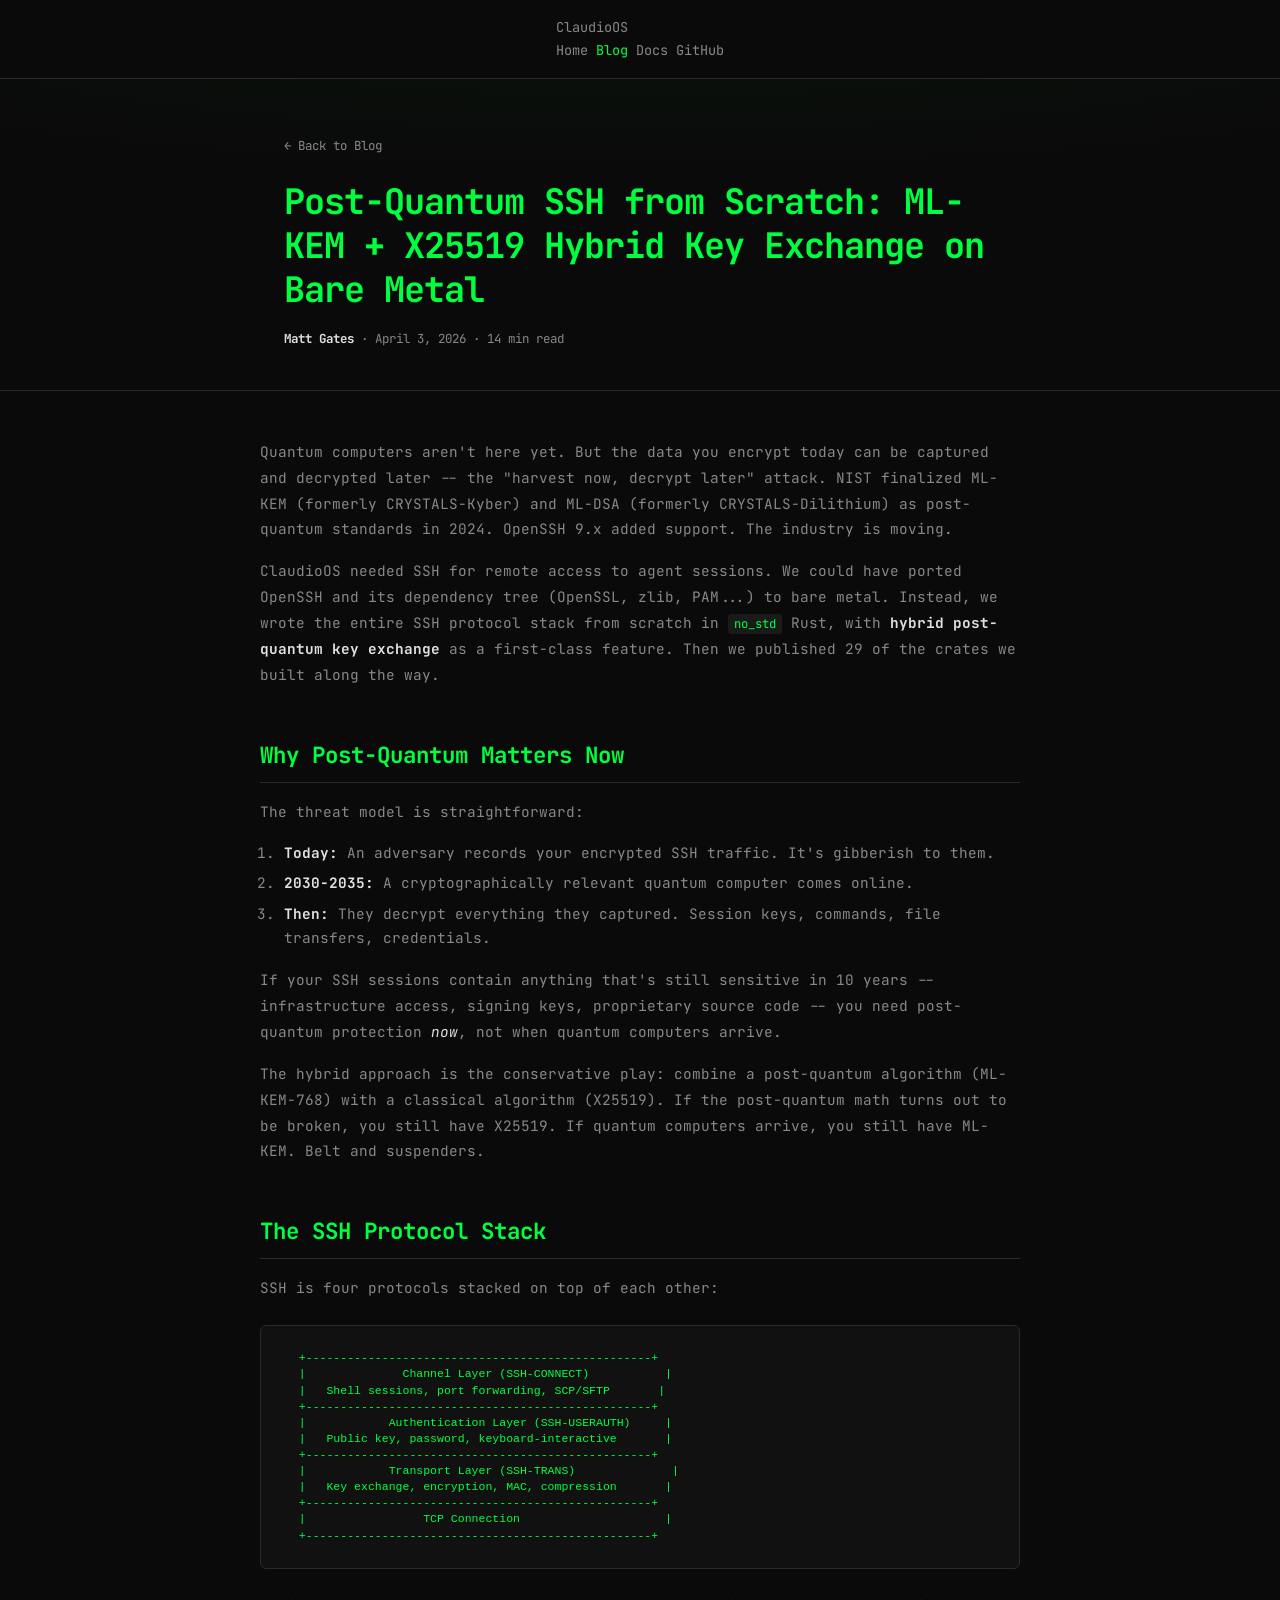
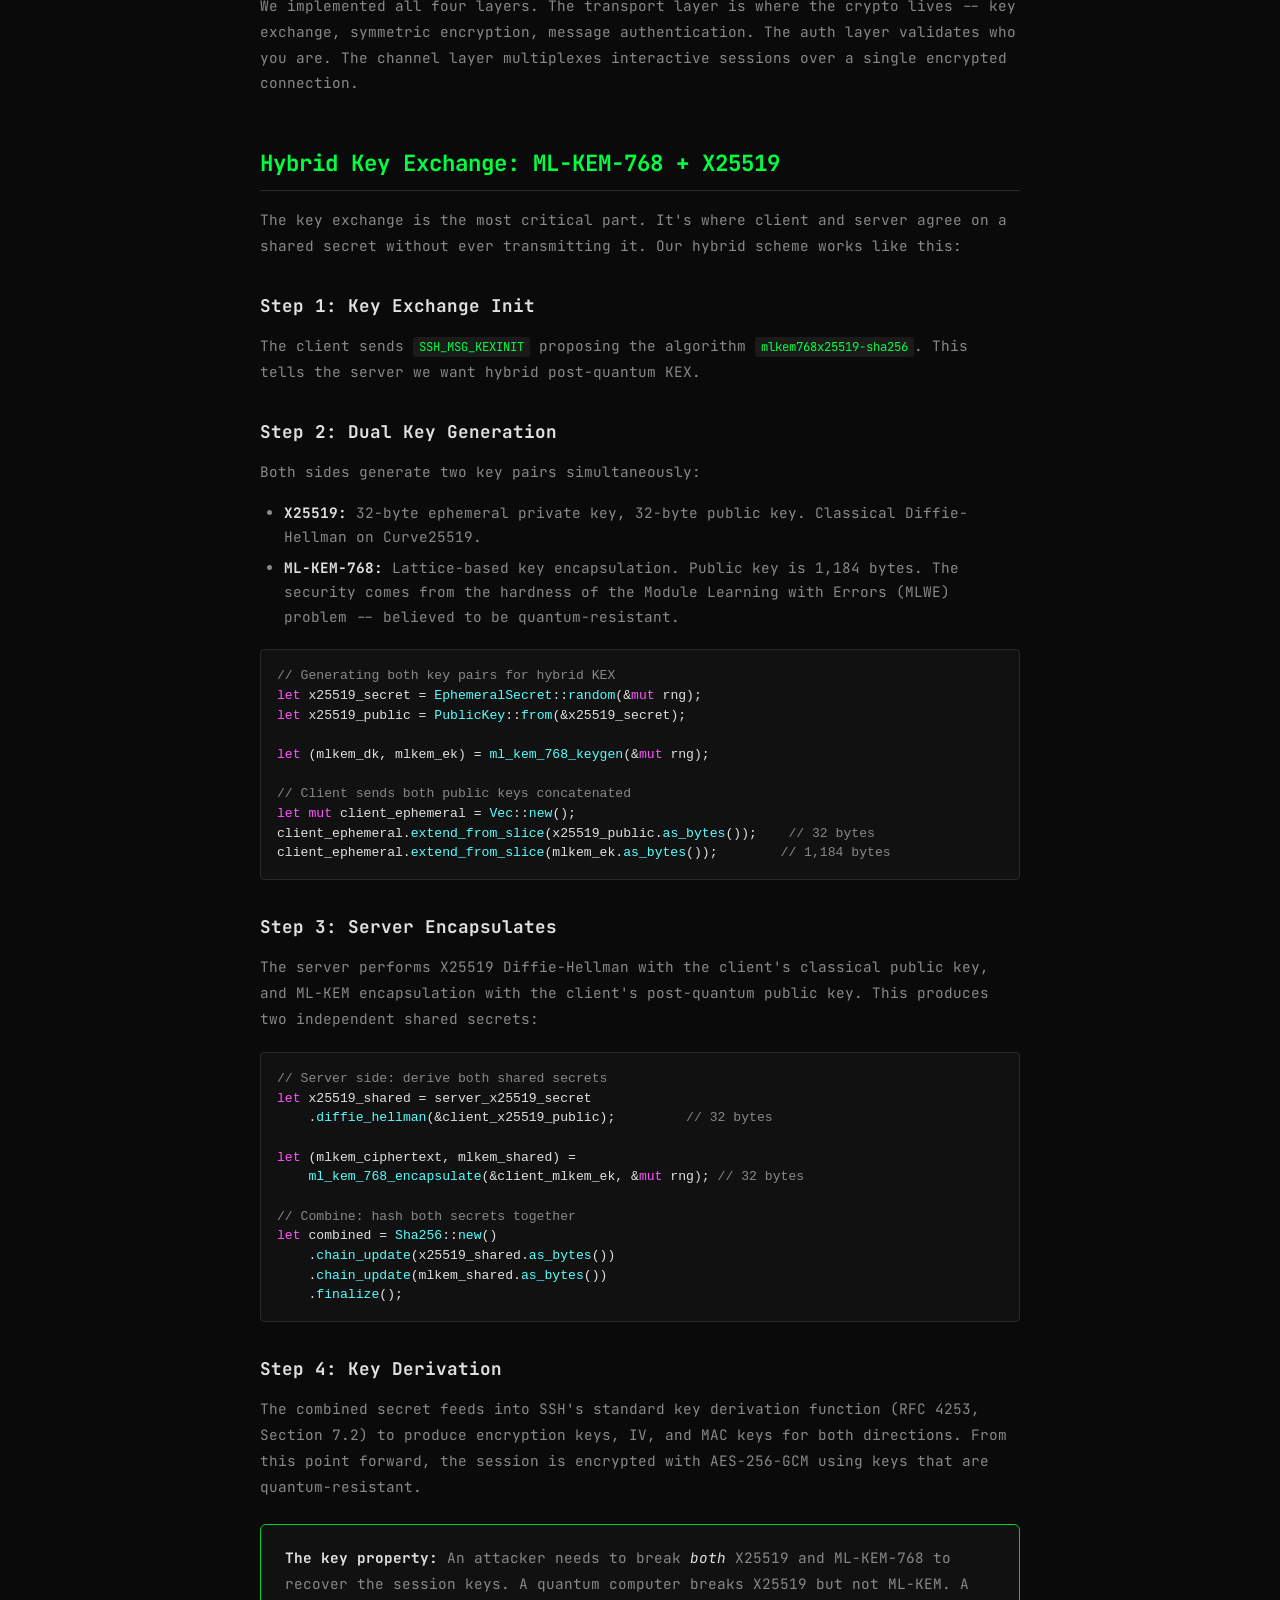
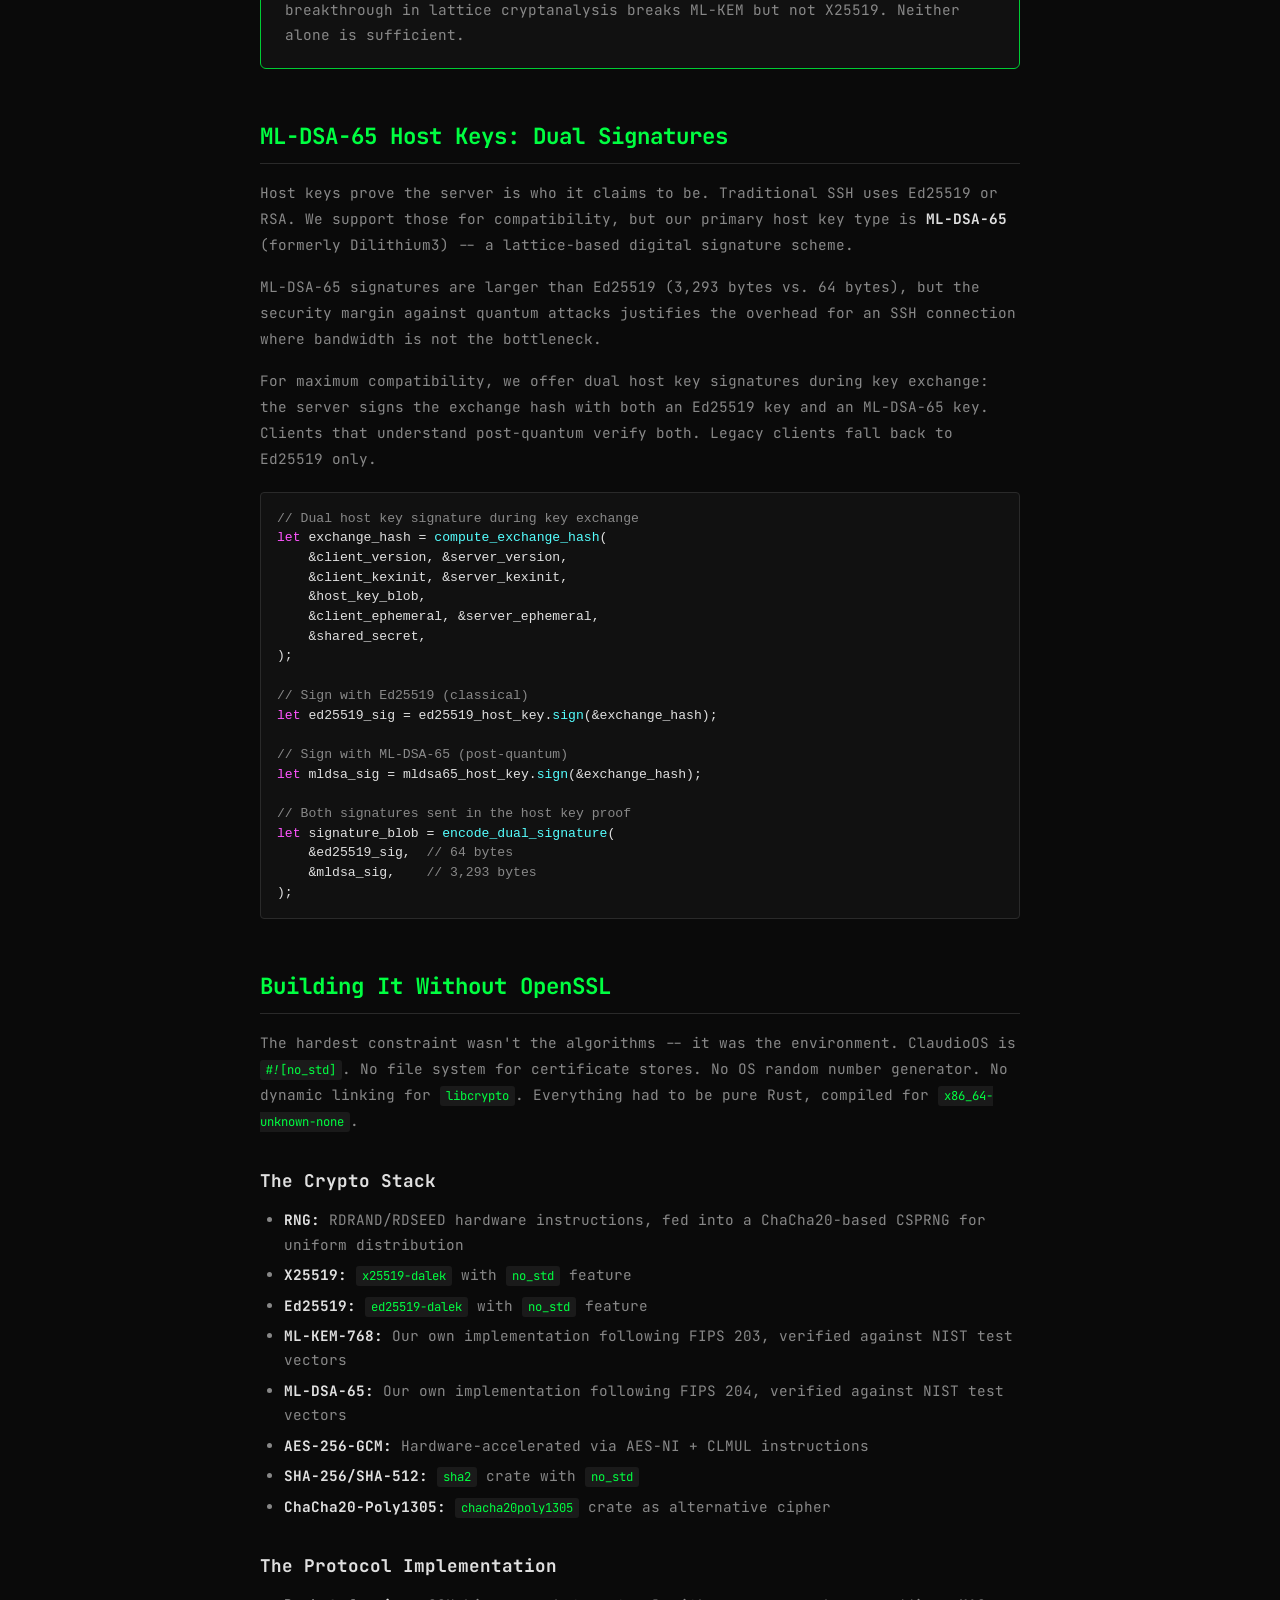
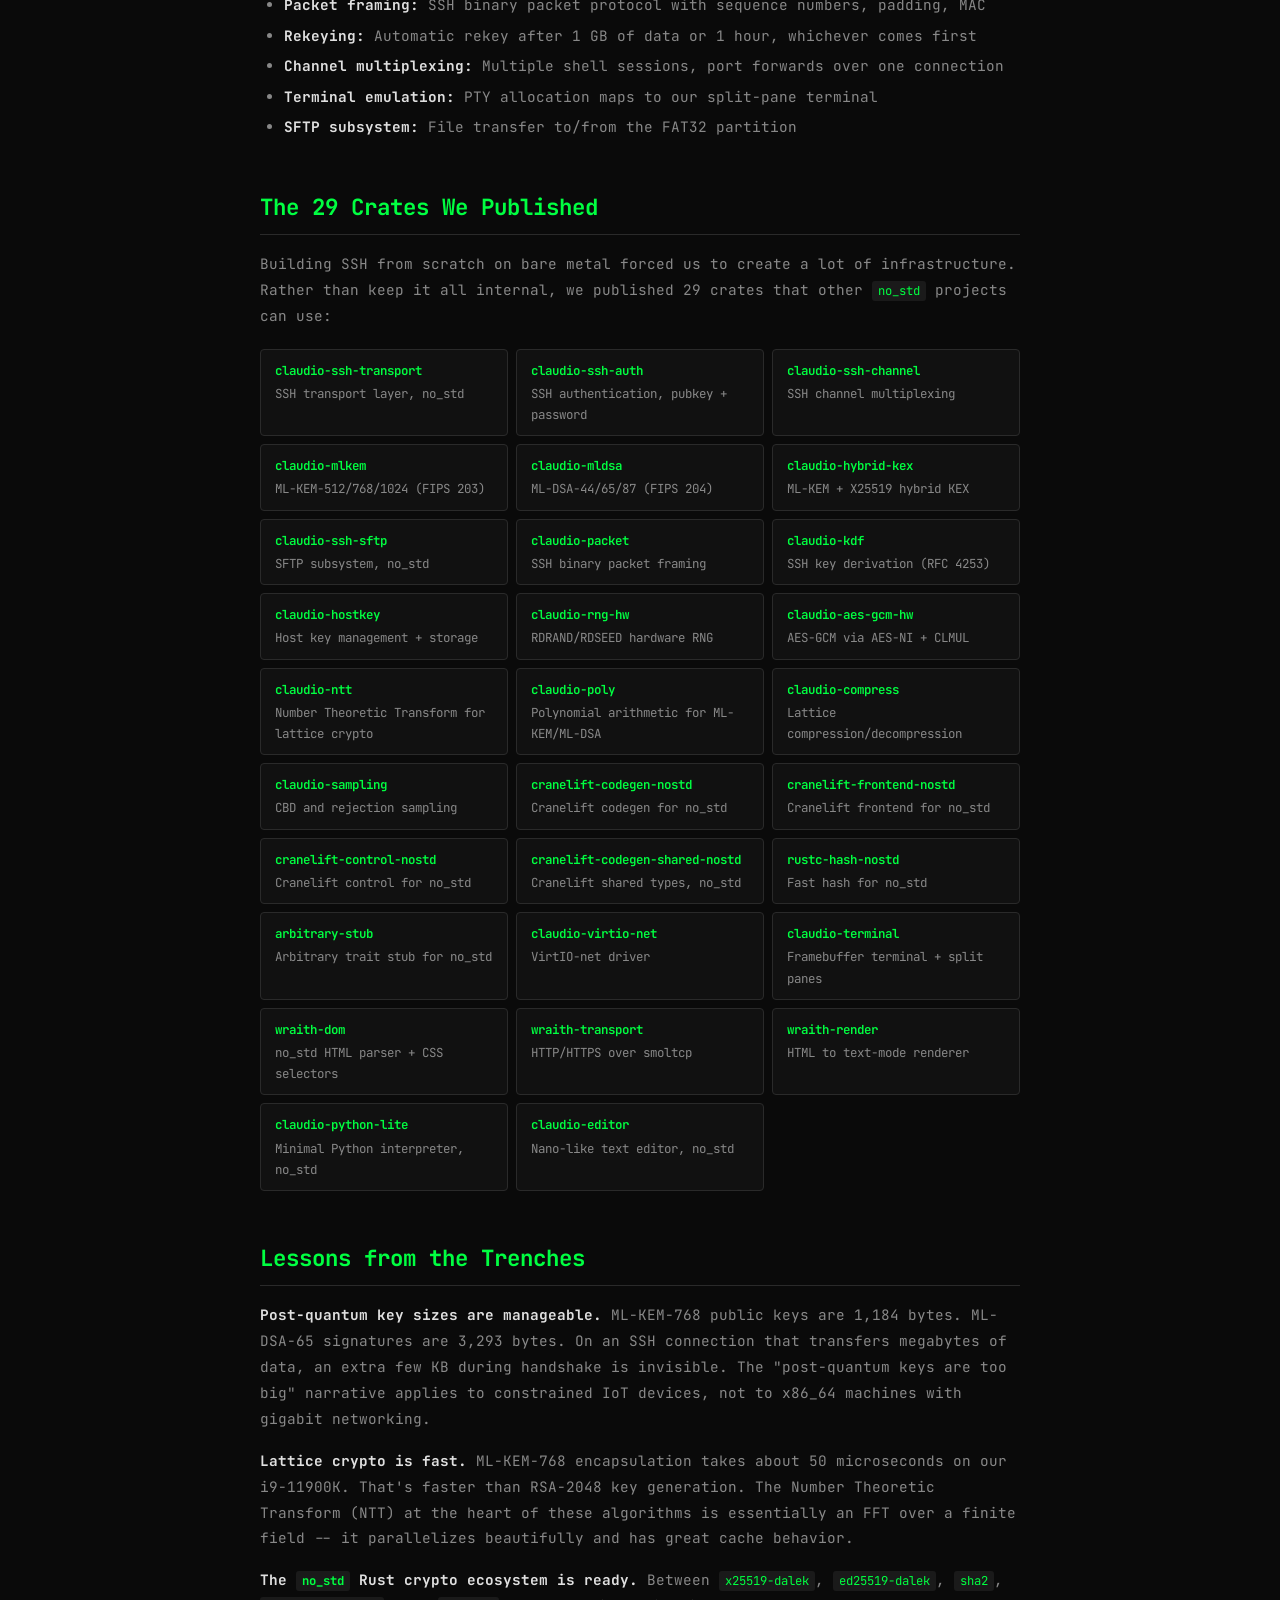
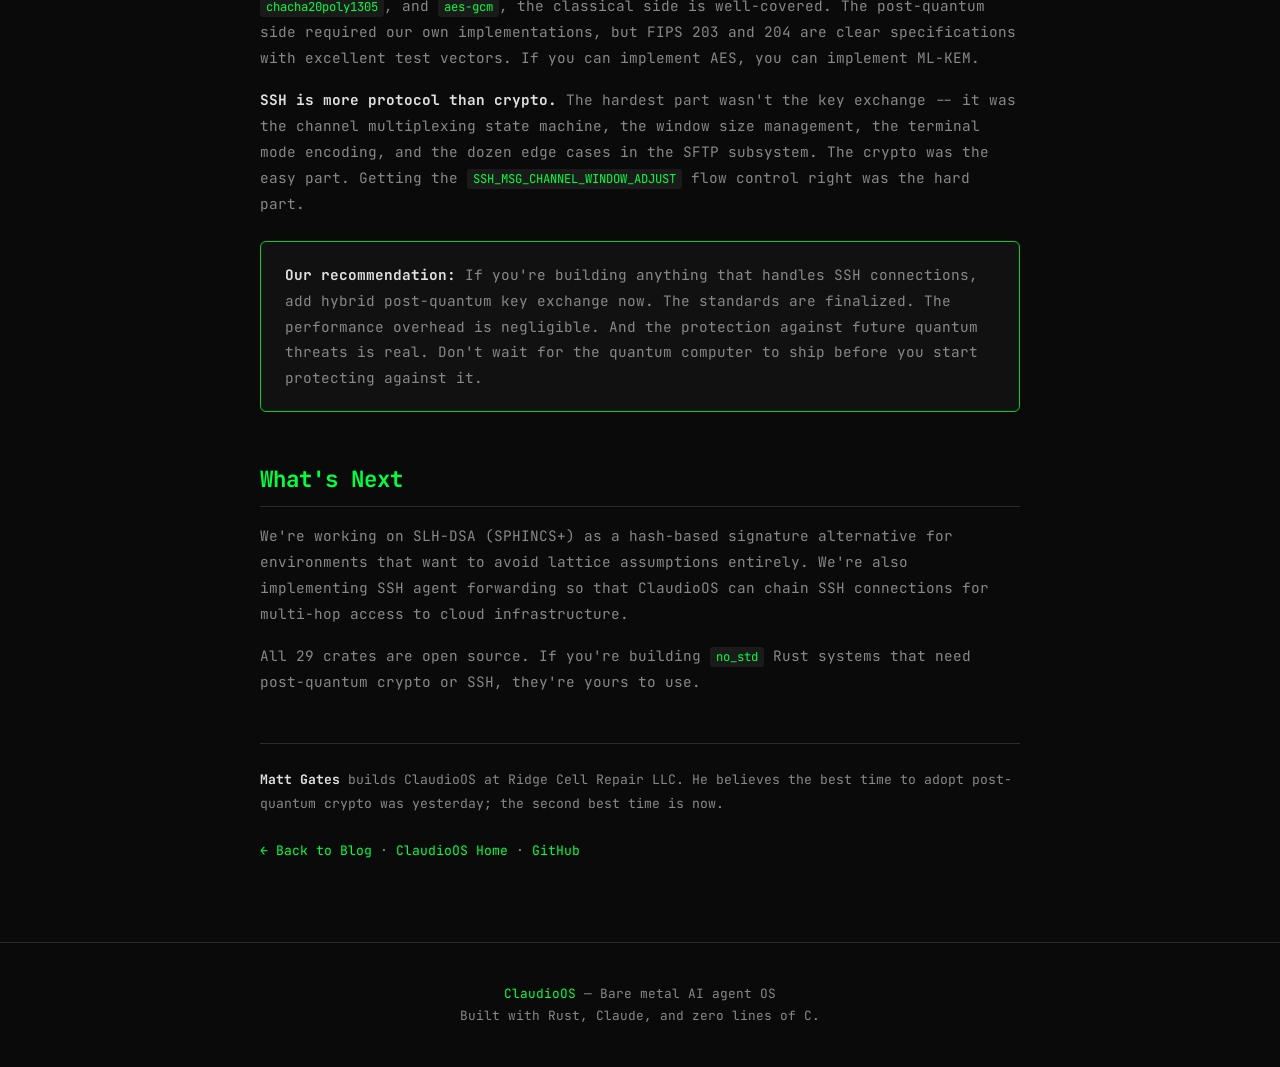
<file: site/blog/post-quantum-ssh-from-scratch.html>
<!DOCTYPE html>
<html lang="en">
<head>
  <meta charset="UTF-8">
  <meta name="viewport" content="width=device-width, initial-scale=1.0">
  <title>Post-Quantum SSH from Scratch: ML-KEM + X25519 Hybrid Key Exchange on Bare Metal | ClaudioOS</title>
  <meta name="description" content="Building a complete SSH implementation with hybrid post-quantum key exchange in no_std Rust. ML-KEM-768, X25519, ML-DSA-65 host keys, no OpenSSL.">
  <meta property="og:title" content="Post-Quantum SSH from Scratch: ML-KEM + X25519 Hybrid Key Exchange on Bare Metal">
  <meta property="og:description" content="We built SSH from scratch with post-quantum crypto on bare metal. ML-KEM-768 + X25519 hybrid KEX, ML-DSA-65 host keys, pure Rust no_std. 29 crates published.">
  <meta property="og:type" content="article">
  <meta property="og:url" content="https://claudioos.vercel.app/blog/post-quantum-ssh-from-scratch.html">
  <meta property="og:image" content="https://claudioos.vercel.app/og-image.png">
  <meta property="article:author" content="Matt Gates">
  <meta property="article:published_time" content="2026-04-03">
  <meta name="twitter:card" content="summary_large_image">
  <meta name="twitter:title" content="Post-Quantum SSH from Scratch on Bare Metal">
  <meta name="twitter:description" content="Hybrid ML-KEM + X25519 key exchange, ML-DSA-65 signatures, pure no_std Rust. 29 crates published.">
  <link rel="stylesheet" href="../style.css">
  <style>
    .blog-header {
      padding: 56px 0 40px;
      border-bottom: 1px solid var(--border);
      background: radial-gradient(ellipse 80% 50% at 50% -20%, rgba(0, 255, 65, 0.04), transparent);
    }
    .blog-header .back-link {
      font-size: 0.78rem;
      color: var(--text-dim);
      margin-bottom: 24px;
      display: block;
    }
    .blog-header h1 {
      font-size: 2.2rem;
      color: var(--accent);
      margin-bottom: 16px;
      letter-spacing: -1px;
      line-height: 1.25;
    }
    .blog-meta {
      font-size: 0.78rem;
      color: var(--text-dim);
    }
    .blog-meta strong { color: var(--text); }
    .blog-body {
      padding: 48px 0 64px;
      max-width: 760px;
      margin: 0 auto;
    }
    .blog-body h2 {
      font-size: 1.4rem;
      color: var(--accent);
      margin-top: 48px;
      margin-bottom: 16px;
      padding-bottom: 8px;
      border-bottom: 1px solid var(--border);
    }
    .blog-body h3 {
      font-size: 1.1rem;
      color: var(--text);
      margin-top: 32px;
      margin-bottom: 12px;
    }
    .blog-body p {
      font-size: 0.9rem;
      color: var(--text-dim);
      margin-bottom: 16px;
      line-height: 1.8;
    }
    .blog-body p strong { color: var(--text); }
    .blog-body p em { color: var(--text); font-style: italic; }
    .blog-body ul, .blog-body ol {
      margin-bottom: 16px;
      padding-left: 24px;
    }
    .blog-body li {
      font-size: 0.9rem;
      color: var(--text-dim);
      margin-bottom: 6px;
      line-height: 1.7;
    }
    .blog-body li strong { color: var(--text); }
    .blog-body blockquote {
      border-left: 3px solid var(--accent);
      background: var(--bg-surface);
      padding: 16px 24px;
      margin: 24px 0;
      border-radius: 0 6px 6px 0;
    }
    .blog-body blockquote p {
      color: var(--text);
      margin-bottom: 0;
      font-style: italic;
    }
    .blog-body pre {
      margin: 20px 0;
    }
    .blog-body .highlight-box {
      background: var(--bg-surface);
      border: 1px solid var(--accent-dim);
      border-radius: 6px;
      padding: 20px 24px;
      margin: 24px 0;
    }
    .blog-body .highlight-box p { margin-bottom: 0; }
    .proto-diagram {
      background: var(--bg-surface);
      border: 1px solid var(--border);
      border-radius: 6px;
      padding: 24px;
      margin: 24px 0;
      overflow-x: auto;
    }
    .proto-diagram pre {
      color: var(--accent);
      font-size: 0.72rem;
      line-height: 1.4;
      margin: 0;
      border: none;
      background: none;
      padding: 0;
    }
    .crate-list {
      display: grid;
      grid-template-columns: repeat(auto-fill, minmax(220px, 1fr));
      gap: 8px;
      margin: 20px 0;
    }
    .crate-item {
      background: var(--bg-surface);
      border: 1px solid var(--border);
      border-radius: 4px;
      padding: 10px 14px;
      font-size: 0.78rem;
    }
    .crate-item .name {
      color: var(--accent);
      font-weight: 600;
    }
    .crate-item .desc {
      color: var(--text-dim);
      margin-top: 2px;
    }
    .kw { color: var(--magenta); }
    .fn { color: var(--cyan); }
    .str { color: var(--yellow); }
    .cmt { color: var(--text-dim); }
    .mac { color: var(--orange); }
    .num { color: var(--blue); }
    .typ { color: var(--cyan); }
  </style>
</head>
<body>

<nav>
  <div class="nav-inner">
    <a href="https://claudioos.vercel.app" class="nav-logo" style="text-decoration:none;">ClaudioOS</a>
    <div class="nav-links">
      <a href="https://claudioos.vercel.app">Home</a>
      <a href="/blog" class="active">Blog</a>
      <a href="https://claudioos.vercel.app/docs.html">Docs</a>
      <a href="https://github.com/suhteevah/claudio-os" class="nav-github">GitHub</a>
    </div>
  </div>
</nav>

<header class="blog-header">
  <div class="container" style="max-width:760px;">
    <a href="/blog" class="back-link">&larr; Back to Blog</a>
    <h1>Post-Quantum SSH from Scratch: ML-KEM + X25519 Hybrid Key Exchange on Bare Metal</h1>
    <div class="blog-meta">
      <strong>Matt Gates</strong> &middot; April 3, 2026 &middot; 14 min read
    </div>
  </div>
</header>

<article class="blog-body container">

  <p>
    Quantum computers aren't here yet. But the data you encrypt today can be captured and decrypted
    later -- the "harvest now, decrypt later" attack. NIST finalized ML-KEM (formerly CRYSTALS-Kyber)
    and ML-DSA (formerly CRYSTALS-Dilithium) as post-quantum standards in 2024. OpenSSH 9.x added
    support. The industry is moving.
  </p>
  <p>
    ClaudioOS needed SSH for remote access to agent sessions. We could have ported OpenSSH and its
    dependency tree (OpenSSL, zlib, PAM...) to bare metal. Instead, we wrote the entire SSH protocol
    stack from scratch in <code>no_std</code> Rust, with <strong>hybrid post-quantum key exchange</strong>
    as a first-class feature. Then we published 29 of the crates we built along the way.
  </p>

  <h2>Why Post-Quantum Matters Now</h2>

  <p>
    The threat model is straightforward:
  </p>
  <ol>
    <li><strong>Today:</strong> An adversary records your encrypted SSH traffic. It's gibberish to them.</li>
    <li><strong>2030-2035:</strong> A cryptographically relevant quantum computer comes online.</li>
    <li><strong>Then:</strong> They decrypt everything they captured. Session keys, commands, file transfers, credentials.</li>
  </ol>
  <p>
    If your SSH sessions contain anything that's still sensitive in 10 years -- infrastructure access,
    signing keys, proprietary source code -- you need post-quantum protection <em>now</em>, not when
    quantum computers arrive.
  </p>
  <p>
    The hybrid approach is the conservative play: combine a post-quantum algorithm (ML-KEM-768) with
    a classical algorithm (X25519). If the post-quantum math turns out to be broken, you still have
    X25519. If quantum computers arrive, you still have ML-KEM. Belt and suspenders.
  </p>

  <h2>The SSH Protocol Stack</h2>

  <p>
    SSH is four protocols stacked on top of each other:
  </p>

  <div class="proto-diagram">
<pre>
  +--------------------------------------------------+
  |              Channel Layer (SSH-CONNECT)           |
  |   Shell sessions, port forwarding, SCP/SFTP       |
  +--------------------------------------------------+
  |            Authentication Layer (SSH-USERAUTH)     |
  |   Public key, password, keyboard-interactive       |
  +--------------------------------------------------+
  |            Transport Layer (SSH-TRANS)              |
  |   Key exchange, encryption, MAC, compression       |
  +--------------------------------------------------+
  |                 TCP Connection                     |
  +--------------------------------------------------+
</pre>
  </div>

  <p>
    We implemented all four layers. The transport layer is where the crypto lives -- key exchange,
    symmetric encryption, message authentication. The auth layer validates who you are. The channel
    layer multiplexes interactive sessions over a single encrypted connection.
  </p>

  <h2>Hybrid Key Exchange: ML-KEM-768 + X25519</h2>

  <p>
    The key exchange is the most critical part. It's where client and server agree on a shared
    secret without ever transmitting it. Our hybrid scheme works like this:
  </p>

  <h3>Step 1: Key Exchange Init</h3>
  <p>
    The client sends <code>SSH_MSG_KEXINIT</code> proposing the algorithm
    <code>mlkem768x25519-sha256</code>. This tells the server we want hybrid post-quantum KEX.
  </p>

  <h3>Step 2: Dual Key Generation</h3>
  <p>
    Both sides generate two key pairs simultaneously:
  </p>
  <ul>
    <li><strong>X25519:</strong> 32-byte ephemeral private key, 32-byte public key. Classical Diffie-Hellman on Curve25519.</li>
    <li><strong>ML-KEM-768:</strong> Lattice-based key encapsulation. Public key is 1,184 bytes. The security comes from the hardness of the Module Learning with Errors (MLWE) problem -- believed to be quantum-resistant.</li>
  </ul>

<pre><span class="cmt">// Generating both key pairs for hybrid KEX</span>
<span class="kw">let</span> x25519_secret = <span class="typ">EphemeralSecret</span>::<span class="fn">random</span>(&amp;<span class="kw">mut</span> rng);
<span class="kw">let</span> x25519_public = <span class="typ">PublicKey</span>::<span class="fn">from</span>(&amp;x25519_secret);

<span class="kw">let</span> (mlkem_dk, mlkem_ek) = <span class="fn">ml_kem_768_keygen</span>(&amp;<span class="kw">mut</span> rng);

<span class="cmt">// Client sends both public keys concatenated</span>
<span class="kw">let mut</span> client_ephemeral = <span class="typ">Vec</span>::<span class="fn">new</span>();
client_ephemeral.<span class="fn">extend_from_slice</span>(x25519_public.<span class="fn">as_bytes</span>());    <span class="cmt">// 32 bytes</span>
client_ephemeral.<span class="fn">extend_from_slice</span>(mlkem_ek.<span class="fn">as_bytes</span>());        <span class="cmt">// 1,184 bytes</span></pre>

  <h3>Step 3: Server Encapsulates</h3>
  <p>
    The server performs X25519 Diffie-Hellman with the client's classical public key, and
    ML-KEM encapsulation with the client's post-quantum public key. This produces two
    independent shared secrets:
  </p>

<pre><span class="cmt">// Server side: derive both shared secrets</span>
<span class="kw">let</span> x25519_shared = server_x25519_secret
    .<span class="fn">diffie_hellman</span>(&amp;client_x25519_public);         <span class="cmt">// 32 bytes</span>

<span class="kw">let</span> (mlkem_ciphertext, mlkem_shared) =
    <span class="fn">ml_kem_768_encapsulate</span>(&amp;client_mlkem_ek, &amp;<span class="kw">mut</span> rng); <span class="cmt">// 32 bytes</span>

<span class="cmt">// Combine: hash both secrets together</span>
<span class="kw">let</span> combined = <span class="typ">Sha256</span>::<span class="fn">new</span>()
    .<span class="fn">chain_update</span>(x25519_shared.<span class="fn">as_bytes</span>())
    .<span class="fn">chain_update</span>(mlkem_shared.<span class="fn">as_bytes</span>())
    .<span class="fn">finalize</span>();</pre>

  <h3>Step 4: Key Derivation</h3>
  <p>
    The combined secret feeds into SSH's standard key derivation function (RFC 4253, Section 7.2)
    to produce encryption keys, IV, and MAC keys for both directions. From this point forward,
    the session is encrypted with AES-256-GCM using keys that are quantum-resistant.
  </p>

  <div class="highlight-box">
    <p>
      <strong>The key property:</strong> An attacker needs to break <em>both</em> X25519 and ML-KEM-768
      to recover the session keys. A quantum computer breaks X25519 but not ML-KEM. A breakthrough
      in lattice cryptanalysis breaks ML-KEM but not X25519. Neither alone is sufficient.
    </p>
  </div>

  <h2>ML-DSA-65 Host Keys: Dual Signatures</h2>

  <p>
    Host keys prove the server is who it claims to be. Traditional SSH uses Ed25519 or RSA.
    We support those for compatibility, but our primary host key type is <strong>ML-DSA-65</strong>
    (formerly Dilithium3) -- a lattice-based digital signature scheme.
  </p>
  <p>
    ML-DSA-65 signatures are larger than Ed25519 (3,293 bytes vs. 64 bytes), but the security
    margin against quantum attacks justifies the overhead for an SSH connection where bandwidth
    is not the bottleneck.
  </p>
  <p>
    For maximum compatibility, we offer dual host key signatures during key exchange: the server
    signs the exchange hash with both an Ed25519 key and an ML-DSA-65 key. Clients that understand
    post-quantum verify both. Legacy clients fall back to Ed25519 only.
  </p>

<pre><span class="cmt">// Dual host key signature during key exchange</span>
<span class="kw">let</span> exchange_hash = <span class="fn">compute_exchange_hash</span>(
    &amp;client_version, &amp;server_version,
    &amp;client_kexinit, &amp;server_kexinit,
    &amp;host_key_blob,
    &amp;client_ephemeral, &amp;server_ephemeral,
    &amp;shared_secret,
);

<span class="cmt">// Sign with Ed25519 (classical)</span>
<span class="kw">let</span> ed25519_sig = ed25519_host_key.<span class="fn">sign</span>(&amp;exchange_hash);

<span class="cmt">// Sign with ML-DSA-65 (post-quantum)</span>
<span class="kw">let</span> mldsa_sig = mldsa65_host_key.<span class="fn">sign</span>(&amp;exchange_hash);

<span class="cmt">// Both signatures sent in the host key proof</span>
<span class="kw">let</span> signature_blob = <span class="fn">encode_dual_signature</span>(
    &amp;ed25519_sig,  <span class="cmt">// 64 bytes</span>
    &amp;mldsa_sig,    <span class="cmt">// 3,293 bytes</span>
);</pre>

  <h2>Building It Without OpenSSL</h2>

  <p>
    The hardest constraint wasn't the algorithms -- it was the environment. ClaudioOS is
    <code>#![no_std]</code>. No file system for certificate stores. No OS random number generator.
    No dynamic linking for <code>libcrypto</code>. Everything had to be pure Rust, compiled for
    <code>x86_64-unknown-none</code>.
  </p>

  <h3>The Crypto Stack</h3>
  <ul>
    <li><strong>RNG:</strong> RDRAND/RDSEED hardware instructions, fed into a ChaCha20-based CSPRNG for uniform distribution</li>
    <li><strong>X25519:</strong> <code>x25519-dalek</code> with <code>no_std</code> feature</li>
    <li><strong>Ed25519:</strong> <code>ed25519-dalek</code> with <code>no_std</code> feature</li>
    <li><strong>ML-KEM-768:</strong> Our own implementation following FIPS 203, verified against NIST test vectors</li>
    <li><strong>ML-DSA-65:</strong> Our own implementation following FIPS 204, verified against NIST test vectors</li>
    <li><strong>AES-256-GCM:</strong> Hardware-accelerated via AES-NI + CLMUL instructions</li>
    <li><strong>SHA-256/SHA-512:</strong> <code>sha2</code> crate with <code>no_std</code></li>
    <li><strong>ChaCha20-Poly1305:</strong> <code>chacha20poly1305</code> crate as alternative cipher</li>
  </ul>

  <h3>The Protocol Implementation</h3>
  <ul>
    <li><strong>Packet framing:</strong> SSH binary packet protocol with sequence numbers, padding, MAC</li>
    <li><strong>Rekeying:</strong> Automatic rekey after 1 GB of data or 1 hour, whichever comes first</li>
    <li><strong>Channel multiplexing:</strong> Multiple shell sessions, port forwards over one connection</li>
    <li><strong>Terminal emulation:</strong> PTY allocation maps to our split-pane terminal</li>
    <li><strong>SFTP subsystem:</strong> File transfer to/from the FAT32 partition</li>
  </ul>

  <h2>The 29 Crates We Published</h2>

  <p>
    Building SSH from scratch on bare metal forced us to create a lot of infrastructure. Rather
    than keep it all internal, we published 29 crates that other <code>no_std</code> projects
    can use:
  </p>

  <div class="crate-list">
    <div class="crate-item">
      <div class="name">claudio-ssh-transport</div>
      <div class="desc">SSH transport layer, no_std</div>
    </div>
    <div class="crate-item">
      <div class="name">claudio-ssh-auth</div>
      <div class="desc">SSH authentication, pubkey + password</div>
    </div>
    <div class="crate-item">
      <div class="name">claudio-ssh-channel</div>
      <div class="desc">SSH channel multiplexing</div>
    </div>
    <div class="crate-item">
      <div class="name">claudio-mlkem</div>
      <div class="desc">ML-KEM-512/768/1024 (FIPS 203)</div>
    </div>
    <div class="crate-item">
      <div class="name">claudio-mldsa</div>
      <div class="desc">ML-DSA-44/65/87 (FIPS 204)</div>
    </div>
    <div class="crate-item">
      <div class="name">claudio-hybrid-kex</div>
      <div class="desc">ML-KEM + X25519 hybrid KEX</div>
    </div>
    <div class="crate-item">
      <div class="name">claudio-ssh-sftp</div>
      <div class="desc">SFTP subsystem, no_std</div>
    </div>
    <div class="crate-item">
      <div class="name">claudio-packet</div>
      <div class="desc">SSH binary packet framing</div>
    </div>
    <div class="crate-item">
      <div class="name">claudio-kdf</div>
      <div class="desc">SSH key derivation (RFC 4253)</div>
    </div>
    <div class="crate-item">
      <div class="name">claudio-hostkey</div>
      <div class="desc">Host key management + storage</div>
    </div>
    <div class="crate-item">
      <div class="name">claudio-rng-hw</div>
      <div class="desc">RDRAND/RDSEED hardware RNG</div>
    </div>
    <div class="crate-item">
      <div class="name">claudio-aes-gcm-hw</div>
      <div class="desc">AES-GCM via AES-NI + CLMUL</div>
    </div>
    <div class="crate-item">
      <div class="name">claudio-ntt</div>
      <div class="desc">Number Theoretic Transform for lattice crypto</div>
    </div>
    <div class="crate-item">
      <div class="name">claudio-poly</div>
      <div class="desc">Polynomial arithmetic for ML-KEM/ML-DSA</div>
    </div>
    <div class="crate-item">
      <div class="name">claudio-compress</div>
      <div class="desc">Lattice compression/decompression</div>
    </div>
    <div class="crate-item">
      <div class="name">claudio-sampling</div>
      <div class="desc">CBD and rejection sampling</div>
    </div>
    <div class="crate-item">
      <div class="name">cranelift-codegen-nostd</div>
      <div class="desc">Cranelift codegen for no_std</div>
    </div>
    <div class="crate-item">
      <div class="name">cranelift-frontend-nostd</div>
      <div class="desc">Cranelift frontend for no_std</div>
    </div>
    <div class="crate-item">
      <div class="name">cranelift-control-nostd</div>
      <div class="desc">Cranelift control for no_std</div>
    </div>
    <div class="crate-item">
      <div class="name">cranelift-codegen-shared-nostd</div>
      <div class="desc">Cranelift shared types, no_std</div>
    </div>
    <div class="crate-item">
      <div class="name">rustc-hash-nostd</div>
      <div class="desc">Fast hash for no_std</div>
    </div>
    <div class="crate-item">
      <div class="name">arbitrary-stub</div>
      <div class="desc">Arbitrary trait stub for no_std</div>
    </div>
    <div class="crate-item">
      <div class="name">claudio-virtio-net</div>
      <div class="desc">VirtIO-net driver</div>
    </div>
    <div class="crate-item">
      <div class="name">claudio-terminal</div>
      <div class="desc">Framebuffer terminal + split panes</div>
    </div>
    <div class="crate-item">
      <div class="name">wraith-dom</div>
      <div class="desc">no_std HTML parser + CSS selectors</div>
    </div>
    <div class="crate-item">
      <div class="name">wraith-transport</div>
      <div class="desc">HTTP/HTTPS over smoltcp</div>
    </div>
    <div class="crate-item">
      <div class="name">wraith-render</div>
      <div class="desc">HTML to text-mode renderer</div>
    </div>
    <div class="crate-item">
      <div class="name">claudio-python-lite</div>
      <div class="desc">Minimal Python interpreter, no_std</div>
    </div>
    <div class="crate-item">
      <div class="name">claudio-editor</div>
      <div class="desc">Nano-like text editor, no_std</div>
    </div>
  </div>

  <h2>Lessons from the Trenches</h2>

  <p>
    <strong>Post-quantum key sizes are manageable.</strong> ML-KEM-768 public keys are 1,184 bytes.
    ML-DSA-65 signatures are 3,293 bytes. On an SSH connection that transfers megabytes of data,
    an extra few KB during handshake is invisible. The "post-quantum keys are too big" narrative
    applies to constrained IoT devices, not to x86_64 machines with gigabit networking.
  </p>
  <p>
    <strong>Lattice crypto is fast.</strong> ML-KEM-768 encapsulation takes about 50 microseconds
    on our i9-11900K. That's faster than RSA-2048 key generation. The Number Theoretic Transform
    (NTT) at the heart of these algorithms is essentially an FFT over a finite field -- it
    parallelizes beautifully and has great cache behavior.
  </p>
  <p>
    <strong>The <code>no_std</code> Rust crypto ecosystem is ready.</strong> Between
    <code>x25519-dalek</code>, <code>ed25519-dalek</code>, <code>sha2</code>,
    <code>chacha20poly1305</code>, and <code>aes-gcm</code>, the classical side is well-covered.
    The post-quantum side required our own implementations, but FIPS 203 and 204 are clear
    specifications with excellent test vectors. If you can implement AES, you can implement ML-KEM.
  </p>
  <p>
    <strong>SSH is more protocol than crypto.</strong> The hardest part wasn't the key exchange --
    it was the channel multiplexing state machine, the window size management, the terminal
    mode encoding, and the dozen edge cases in the SFTP subsystem. The crypto was the easy
    part. Getting the <code>SSH_MSG_CHANNEL_WINDOW_ADJUST</code> flow control right was the hard part.
  </p>

  <div class="highlight-box">
    <p>
      <strong>Our recommendation:</strong> If you're building anything that handles SSH connections,
      add hybrid post-quantum key exchange now. The standards are finalized. The performance overhead
      is negligible. And the protection against future quantum threats is real. Don't wait for the
      quantum computer to ship before you start protecting against it.
    </p>
  </div>

  <h2>What's Next</h2>

  <p>
    We're working on SLH-DSA (SPHINCS+) as a hash-based signature alternative for environments
    that want to avoid lattice assumptions entirely. We're also implementing SSH agent forwarding
    so that ClaudioOS can chain SSH connections for multi-hop access to cloud infrastructure.
  </p>
  <p>
    All 29 crates are open source. If you're building <code>no_std</code> Rust systems that need
    post-quantum crypto or SSH, they're yours to use.
  </p>

  <p style="margin-top:48px; padding-top:24px; border-top:1px solid var(--border); font-size:0.82rem; color:var(--text-dim);">
    <strong style="color:var(--text);">Matt Gates</strong> builds ClaudioOS at Ridge Cell Repair LLC.
    He believes the best time to adopt post-quantum crypto was yesterday; the second best time is now.
    <br><br>
    <a href="/blog">&larr; Back to Blog</a> &middot; <a href="https://claudioos.vercel.app">ClaudioOS Home</a> &middot; <a href="https://github.com/suhteevah/claudio-os">GitHub</a>
  </p>

</article>

<footer>
  <div class="footer-inner container">
    <p><a href="https://claudioos.vercel.app">ClaudioOS</a> &mdash; Bare metal AI agent OS</p>
    <p class="footer-sub">Built with Rust, Claude, and zero lines of C.</p>
  </div>
</footer>

</body>
</html>
</file>
<file: site/style.css>
/* ClaudioOS -- Terminal Aesthetic */

@import url('https://fonts.googleapis.com/css2?family=JetBrains+Mono:wght@300;400;500;700&display=swap');

:root {
  --bg: #0a0a0a;
  --bg-surface: #111111;
  --bg-elevated: #1a1a1a;
  --text: #e0e0e0;
  --text-dim: #888888;
  --accent: #00ff41;
  --accent-dim: #00cc34;
  --accent-glow: rgba(0, 255, 65, 0.1);
  --border: #2a2a2a;
  --red: #ff5555;
  --yellow: #ffff55;
  --cyan: #55ffff;
  --blue: #5555ff;
  --magenta: #ff55ff;
}

*, *::before, *::after {
  box-sizing: border-box;
  margin: 0;
  padding: 0;
}

html {
  scroll-behavior: smooth;
  font-size: 16px;
}

body {
  font-family: 'JetBrains Mono', 'Cascadia Code', 'Fira Code', 'Consolas', monospace;
  background-color: var(--bg);
  color: var(--text);
  line-height: 1.7;
  -webkit-font-smoothing: antialiased;
}

/* ---- Layout ---- */

.container {
  max-width: 960px;
  margin: 0 auto;
  padding: 0 24px;
}

/* ---- Header / Hero ---- */

.hero {
  padding: 80px 0 60px;
  text-align: center;
  border-bottom: 1px solid var(--border);
}

.hero h1 {
  font-size: 2.4rem;
  font-weight: 700;
  color: var(--accent);
  margin-bottom: 12px;
  letter-spacing: -0.5px;
}

.hero .tagline {
  font-size: 1.05rem;
  color: var(--text-dim);
  margin-bottom: 32px;
}

.hero .tagline strong {
  color: var(--text);
}

.badge-row {
  display: flex;
  justify-content: center;
  gap: 12px;
  flex-wrap: wrap;
  margin-bottom: 24px;
}

.badge {
  display: inline-block;
  padding: 4px 12px;
  font-size: 0.75rem;
  border: 1px solid var(--border);
  border-radius: 3px;
  color: var(--text-dim);
  background: var(--bg-surface);
}

.badge.green {
  border-color: var(--accent-dim);
  color: var(--accent);
}

/* ---- Nav ---- */

nav {
  display: flex;
  justify-content: center;
  gap: 24px;
  padding: 16px 0;
  border-bottom: 1px solid var(--border);
  font-size: 0.85rem;
  position: sticky;
  top: 0;
  background: var(--bg);
  z-index: 100;
}

nav a {
  color: var(--text-dim);
  text-decoration: none;
  transition: color 0.15s;
}

nav a:hover,
nav a.active {
  color: var(--accent);
}

/* ---- Architecture Diagram ---- */

.diagram-block {
  background: var(--bg-surface);
  border: 1px solid var(--border);
  border-radius: 4px;
  padding: 24px;
  margin: 40px 0;
  overflow-x: auto;
}

.diagram-block pre {
  color: var(--accent);
  font-size: 0.78rem;
  line-height: 1.4;
  margin: 0;
}

/* ---- Section ---- */

section {
  padding: 48px 0;
  border-bottom: 1px solid var(--border);
}

section:last-child {
  border-bottom: none;
}

section h2 {
  font-size: 1.4rem;
  font-weight: 700;
  color: var(--accent);
  margin-bottom: 24px;
}

section h3 {
  font-size: 1.1rem;
  font-weight: 500;
  color: var(--text);
  margin-top: 32px;
  margin-bottom: 12px;
}

/* ---- Feature Grid ---- */

.feature-grid {
  display: grid;
  grid-template-columns: repeat(auto-fit, minmax(260px, 1fr));
  gap: 20px;
  margin-top: 24px;
}

.feature-card {
  background: var(--bg-surface);
  border: 1px solid var(--border);
  border-radius: 4px;
  padding: 24px;
  transition: border-color 0.2s;
}

.feature-card:hover {
  border-color: var(--accent-dim);
}

.feature-card .label {
  font-size: 0.7rem;
  text-transform: uppercase;
  letter-spacing: 1.5px;
  color: var(--accent);
  margin-bottom: 8px;
}

.feature-card h3 {
  font-size: 1rem;
  margin: 0 0 8px 0;
  color: var(--text);
}

.feature-card p {
  font-size: 0.85rem;
  color: var(--text-dim);
  line-height: 1.6;
}

/* ---- Boot Timeline ---- */

.timeline {
  position: relative;
  padding-left: 32px;
  margin-top: 24px;
}

.timeline::before {
  content: '';
  position: absolute;
  left: 8px;
  top: 0;
  bottom: 0;
  width: 2px;
  background: var(--border);
}

.timeline-item {
  position: relative;
  margin-bottom: 24px;
}

.timeline-item::before {
  content: '';
  position: absolute;
  left: -28px;
  top: 6px;
  width: 10px;
  height: 10px;
  border-radius: 50%;
  background: var(--accent);
  border: 2px solid var(--bg);
}

.timeline-item.pending::before {
  background: var(--border);
}

.timeline-item .phase {
  font-size: 0.7rem;
  text-transform: uppercase;
  letter-spacing: 1.5px;
  color: var(--accent);
  margin-bottom: 4px;
}

.timeline-item.pending .phase {
  color: var(--text-dim);
}

.timeline-item h3 {
  font-size: 0.95rem;
  margin: 0 0 4px 0;
  color: var(--text);
}

.timeline-item p {
  font-size: 0.82rem;
  color: var(--text-dim);
}

/* ---- Code Blocks ---- */

pre {
  background: var(--bg-surface);
  border: 1px solid var(--border);
  border-radius: 4px;
  padding: 16px;
  overflow-x: auto;
  font-size: 0.82rem;
  line-height: 1.5;
  margin: 16px 0;
}

code {
  font-family: 'JetBrains Mono', monospace;
  font-size: 0.85em;
}

p code, li code {
  background: var(--bg-elevated);
  padding: 2px 6px;
  border-radius: 3px;
  color: var(--accent);
}

/* ---- Links ---- */

a {
  color: var(--accent);
  text-decoration: none;
}

a:hover {
  text-decoration: underline;
}

/* ---- Footer ---- */

footer {
  padding: 40px 0;
  text-align: center;
  font-size: 0.8rem;
  color: var(--text-dim);
  border-top: 1px solid var(--border);
}

footer a {
  color: var(--accent);
}

/* ---- Prompt Cursor Blink ---- */

.cursor {
  display: inline-block;
  width: 10px;
  height: 1.2em;
  background: var(--accent);
  vertical-align: text-bottom;
  animation: blink 1s step-end infinite;
}

@keyframes blink {
  50% { opacity: 0; }
}

/* ---- Table ---- */

table {
  width: 100%;
  border-collapse: collapse;
  margin: 16px 0;
  font-size: 0.85rem;
}

th, td {
  text-align: left;
  padding: 8px 12px;
  border-bottom: 1px solid var(--border);
}

th {
  color: var(--accent);
  font-weight: 500;
  font-size: 0.75rem;
  text-transform: uppercase;
  letter-spacing: 1px;
}

td {
  color: var(--text-dim);
}

/* ---- Docs Page ---- */

.docs-layout {
  display: grid;
  grid-template-columns: 220px 1fr;
  gap: 40px;
  padding-top: 32px;
}

.docs-sidebar {
  position: sticky;
  top: 60px;
  align-self: start;
  max-height: calc(100vh - 80px);
  overflow-y: auto;
}

.docs-sidebar ul {
  list-style: none;
  padding: 0;
}

.docs-sidebar li {
  margin-bottom: 4px;
}

.docs-sidebar a {
  display: block;
  padding: 6px 12px;
  font-size: 0.8rem;
  color: var(--text-dim);
  border-left: 2px solid transparent;
  transition: all 0.15s;
}

.docs-sidebar a:hover,
.docs-sidebar a.active {
  color: var(--accent);
  border-left-color: var(--accent);
  text-decoration: none;
}

.docs-sidebar .section-label {
  font-size: 0.7rem;
  text-transform: uppercase;
  letter-spacing: 1.5px;
  color: var(--text-dim);
  padding: 16px 12px 6px;
  font-weight: 700;
}

.docs-content {
  min-width: 0;
}

.docs-content h2 {
  font-size: 1.5rem;
  color: var(--accent);
  padding-top: 24px;
  margin-bottom: 16px;
  border-bottom: 1px solid var(--border);
  padding-bottom: 8px;
}

.docs-content h3 {
  font-size: 1.1rem;
  color: var(--text);
  margin-top: 28px;
  margin-bottom: 10px;
}

.docs-content h4 {
  font-size: 0.95rem;
  color: var(--text-dim);
  margin-top: 20px;
  margin-bottom: 8px;
}

.docs-content p {
  margin-bottom: 14px;
  font-size: 0.88rem;
  color: var(--text-dim);
}

.docs-content ul, .docs-content ol {
  margin-bottom: 14px;
  padding-left: 20px;
}

.docs-content li {
  font-size: 0.88rem;
  color: var(--text-dim);
  margin-bottom: 4px;
}

.docs-content strong {
  color: var(--text);
}

/* ---- Responsive ---- */

@media (max-width: 768px) {
  .hero h1 {
    font-size: 1.6rem;
  }

  .hero .tagline {
    font-size: 0.9rem;
  }

  .diagram-block pre {
    font-size: 0.65rem;
  }

  .docs-layout {
    grid-template-columns: 1fr;
  }

  .docs-sidebar {
    position: static;
    max-height: none;
    border-bottom: 1px solid var(--border);
    padding-bottom: 16px;
    margin-bottom: 16px;
  }

  nav {
    gap: 12px;
    font-size: 0.78rem;
  }
}
</file>
